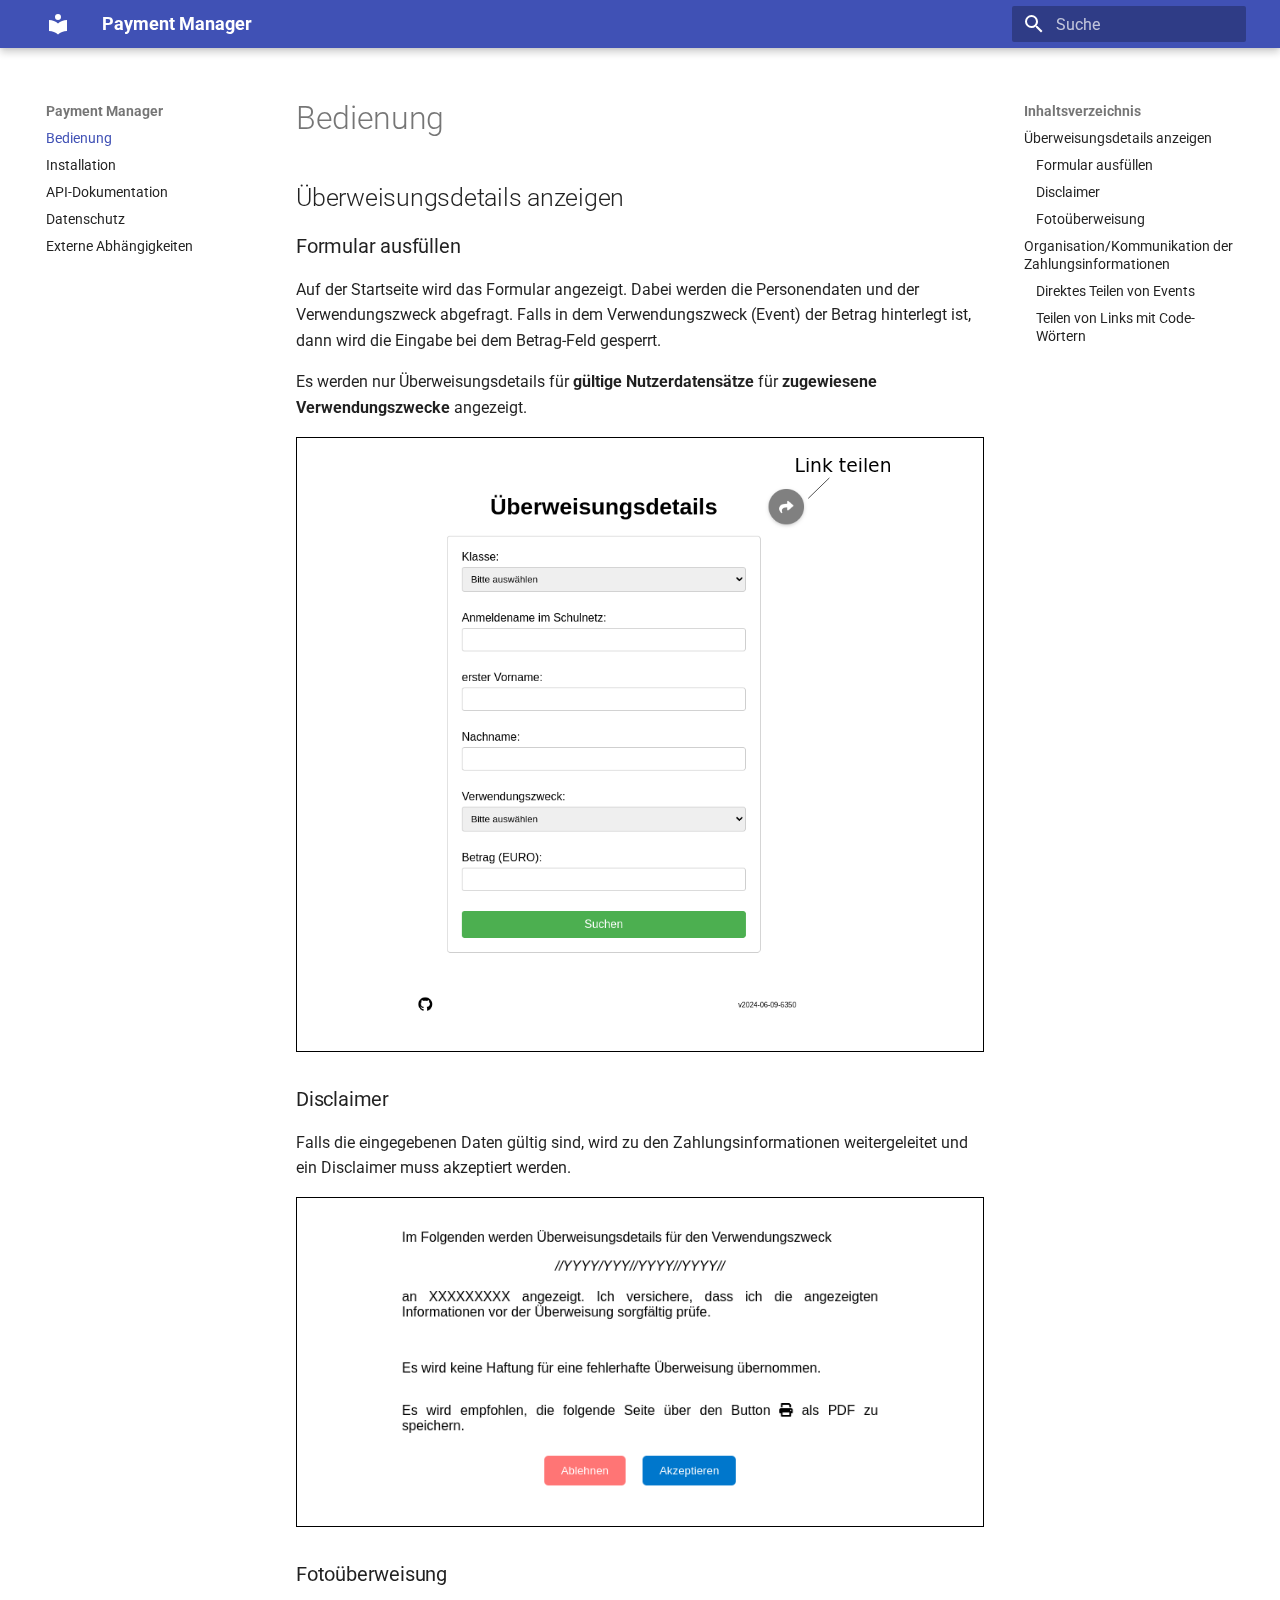
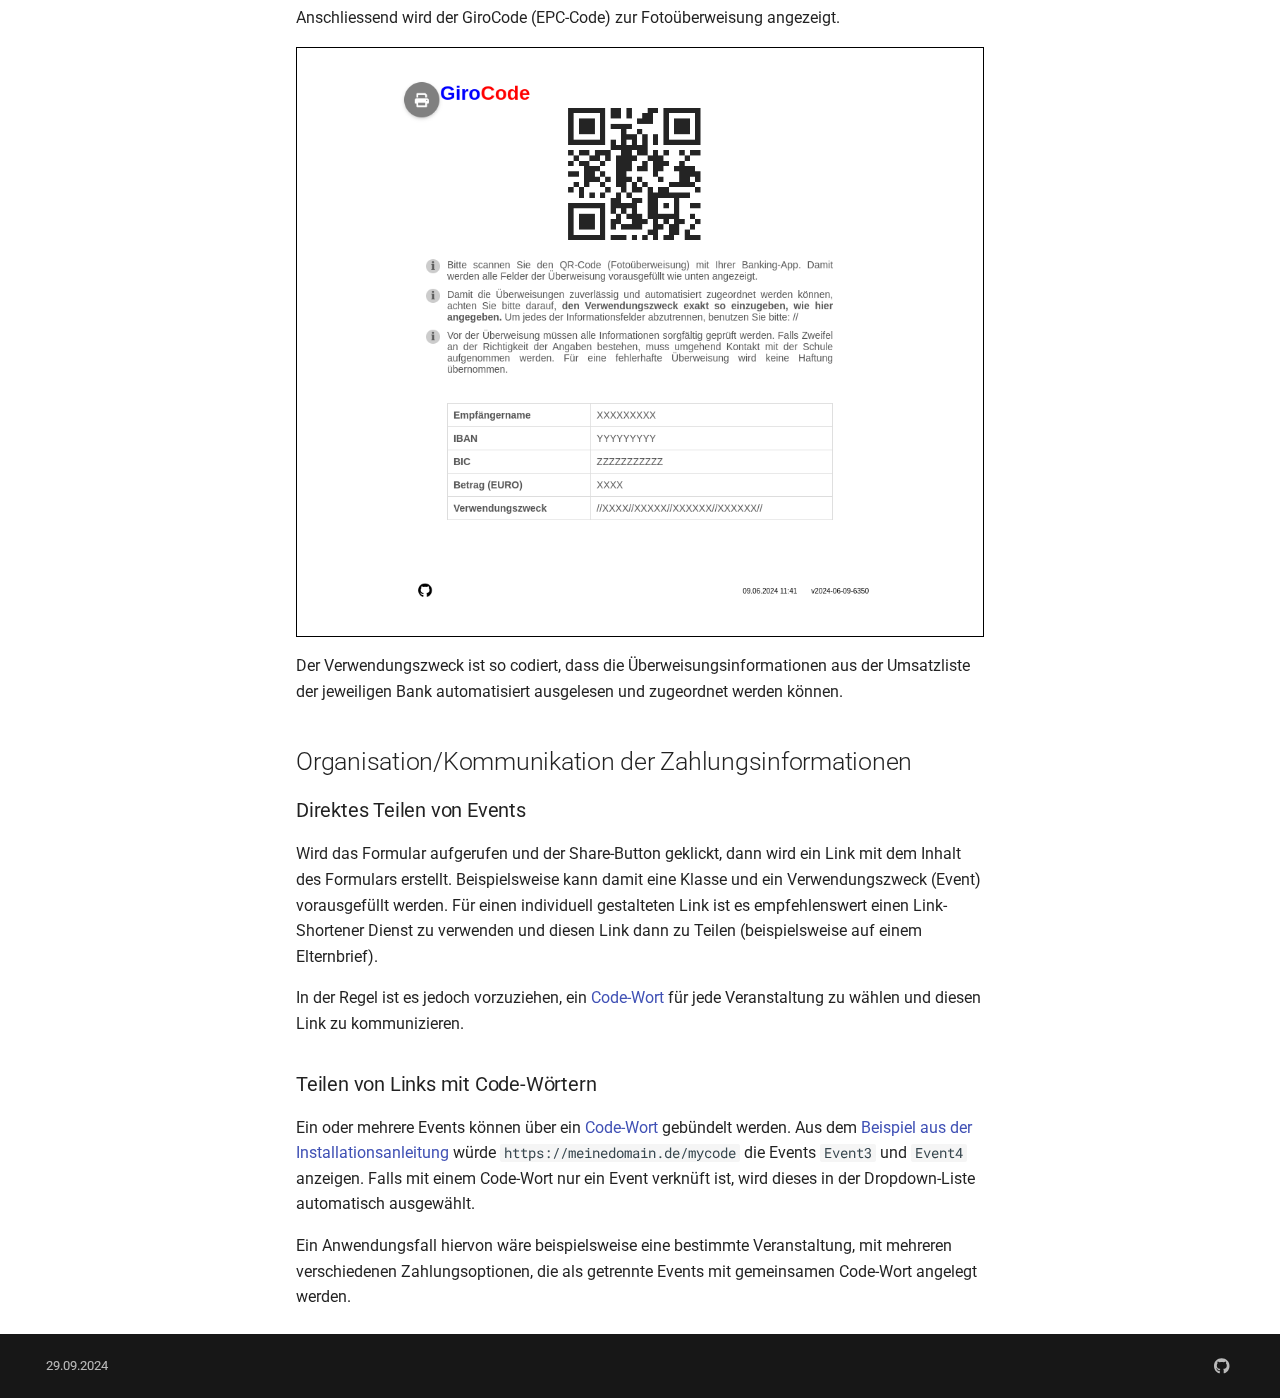
<file: index.html>
<!doctype html>
<html lang="de" class="no-js">
  <head>
    
      <meta charset="utf-8">
      <meta name="viewport" content="width=device-width,initial-scale=1">
      
      
      
        <link rel="canonical" href="https://tna76874.github.io/payment_manager/">
      
      
      
        <link rel="next" href="deploy/">
      
      
      <link rel="icon" href="assets/images/favicon.png">
      <meta name="generator" content="mkdocs-1.6.1, mkdocs-material-9.5.39">
    
    
      
        <title>Payment Manager</title>
      
    
    
      <link rel="stylesheet" href="assets/stylesheets/main.8c3ca2c6.min.css">
      
      


    
    
      
    
    
      
        
        
        <link rel="preconnect" href="https://fonts.gstatic.com" crossorigin>
        <link rel="stylesheet" href="https://fonts.googleapis.com/css?family=Roboto:300,300i,400,400i,700,700i%7CRoboto+Mono:400,400i,700,700i&display=fallback">
        <style>:root{--md-text-font:"Roboto";--md-code-font:"Roboto Mono"}</style>
      
    
    
    <script>__md_scope=new URL(".",location),__md_hash=e=>[...e].reduce(((e,_)=>(e<<5)-e+_.charCodeAt(0)),0),__md_get=(e,_=localStorage,t=__md_scope)=>JSON.parse(_.getItem(t.pathname+"."+e)),__md_set=(e,_,t=localStorage,a=__md_scope)=>{try{t.setItem(a.pathname+"."+e,JSON.stringify(_))}catch(e){}}</script>
    
      

    
    
    
   <link href="assets/stylesheets/glightbox.min.css" rel="stylesheet"/><style>
    html.glightbox-open { overflow: initial; height: 100%; }
    .gslide-title { margin-top: 0px; user-select: text; }
    .gslide-desc { color: #666; user-select: text; }
    .gslide-image img { background: white; }
    .gscrollbar-fixer { padding-right: 15px; }
    .gdesc-inner { font-size: 0.75rem; }
    body[data-md-color-scheme="slate"] .gdesc-inner { background: var(--md-default-bg-color);}
    body[data-md-color-scheme="slate"] .gslide-title { color: var(--md-default-fg-color);}
    body[data-md-color-scheme="slate"] .gslide-desc { color: var(--md-default-fg-color);}</style> <script src="assets/javascripts/glightbox.min.js"></script></head>
  
  
    <body dir="ltr">
  
    
    <input class="md-toggle" data-md-toggle="drawer" type="checkbox" id="__drawer" autocomplete="off">
    <input class="md-toggle" data-md-toggle="search" type="checkbox" id="__search" autocomplete="off">
    <label class="md-overlay" for="__drawer"></label>
    <div data-md-component="skip">
      
        
        <a href="#uberweisungsdetails-anzeigen" class="md-skip">
          Zum Inhalt
        </a>
      
    </div>
    <div data-md-component="announce">
      
    </div>
    
    
      

  

<header class="md-header md-header--shadow" data-md-component="header">
  <nav class="md-header__inner md-grid" aria-label="Kopfzeile">
    <a href="." title="Payment Manager" class="md-header__button md-logo" aria-label="Payment Manager" data-md-component="logo">
      
  
  <svg xmlns="http://www.w3.org/2000/svg" viewBox="0 0 24 24"><path d="M12 8a3 3 0 0 0 3-3 3 3 0 0 0-3-3 3 3 0 0 0-3 3 3 3 0 0 0 3 3m0 3.54C9.64 9.35 6.5 8 3 8v11c3.5 0 6.64 1.35 9 3.54 2.36-2.19 5.5-3.54 9-3.54V8c-3.5 0-6.64 1.35-9 3.54"/></svg>

    </a>
    <label class="md-header__button md-icon" for="__drawer">
      
      <svg xmlns="http://www.w3.org/2000/svg" viewBox="0 0 24 24"><path d="M3 6h18v2H3zm0 5h18v2H3zm0 5h18v2H3z"/></svg>
    </label>
    <div class="md-header__title" data-md-component="header-title">
      <div class="md-header__ellipsis">
        <div class="md-header__topic">
          <span class="md-ellipsis">
            Payment Manager
          </span>
        </div>
        <div class="md-header__topic" data-md-component="header-topic">
          <span class="md-ellipsis">
            
              Bedienung
            
          </span>
        </div>
      </div>
    </div>
    
    
      <script>var palette=__md_get("__palette");if(palette&&palette.color){if("(prefers-color-scheme)"===palette.color.media){var media=matchMedia("(prefers-color-scheme: light)"),input=document.querySelector(media.matches?"[data-md-color-media='(prefers-color-scheme: light)']":"[data-md-color-media='(prefers-color-scheme: dark)']");palette.color.media=input.getAttribute("data-md-color-media"),palette.color.scheme=input.getAttribute("data-md-color-scheme"),palette.color.primary=input.getAttribute("data-md-color-primary"),palette.color.accent=input.getAttribute("data-md-color-accent")}for(var[key,value]of Object.entries(palette.color))document.body.setAttribute("data-md-color-"+key,value)}</script>
    
    
    
      <label class="md-header__button md-icon" for="__search">
        
        <svg xmlns="http://www.w3.org/2000/svg" viewBox="0 0 24 24"><path d="M9.5 3A6.5 6.5 0 0 1 16 9.5c0 1.61-.59 3.09-1.56 4.23l.27.27h.79l5 5-1.5 1.5-5-5v-.79l-.27-.27A6.52 6.52 0 0 1 9.5 16 6.5 6.5 0 0 1 3 9.5 6.5 6.5 0 0 1 9.5 3m0 2C7 5 5 7 5 9.5S7 14 9.5 14 14 12 14 9.5 12 5 9.5 5"/></svg>
      </label>
      <div class="md-search" data-md-component="search" role="dialog">
  <label class="md-search__overlay" for="__search"></label>
  <div class="md-search__inner" role="search">
    <form class="md-search__form" name="search">
      <input type="text" class="md-search__input" name="query" aria-label="Suche" placeholder="Suche" autocapitalize="off" autocorrect="off" autocomplete="off" spellcheck="false" data-md-component="search-query" required>
      <label class="md-search__icon md-icon" for="__search">
        
        <svg xmlns="http://www.w3.org/2000/svg" viewBox="0 0 24 24"><path d="M9.5 3A6.5 6.5 0 0 1 16 9.5c0 1.61-.59 3.09-1.56 4.23l.27.27h.79l5 5-1.5 1.5-5-5v-.79l-.27-.27A6.52 6.52 0 0 1 9.5 16 6.5 6.5 0 0 1 3 9.5 6.5 6.5 0 0 1 9.5 3m0 2C7 5 5 7 5 9.5S7 14 9.5 14 14 12 14 9.5 12 5 9.5 5"/></svg>
        
        <svg xmlns="http://www.w3.org/2000/svg" viewBox="0 0 24 24"><path d="M20 11v2H8l5.5 5.5-1.42 1.42L4.16 12l7.92-7.92L13.5 5.5 8 11z"/></svg>
      </label>
      <nav class="md-search__options" aria-label="Suche">
        
        <button type="reset" class="md-search__icon md-icon" title="Zurücksetzen" aria-label="Zurücksetzen" tabindex="-1">
          
          <svg xmlns="http://www.w3.org/2000/svg" viewBox="0 0 24 24"><path d="M19 6.41 17.59 5 12 10.59 6.41 5 5 6.41 10.59 12 5 17.59 6.41 19 12 13.41 17.59 19 19 17.59 13.41 12z"/></svg>
        </button>
      </nav>
      
    </form>
    <div class="md-search__output">
      <div class="md-search__scrollwrap" tabindex="0" data-md-scrollfix>
        <div class="md-search-result" data-md-component="search-result">
          <div class="md-search-result__meta">
            Suche wird initialisiert
          </div>
          <ol class="md-search-result__list" role="presentation"></ol>
        </div>
      </div>
    </div>
  </div>
</div>
    
    
  </nav>
  
</header>
    
    <div class="md-container" data-md-component="container">
      
      
        
          
        
      
      <main class="md-main" data-md-component="main">
        <div class="md-main__inner md-grid">
          
            
              
              <div class="md-sidebar md-sidebar--primary" data-md-component="sidebar" data-md-type="navigation" >
                <div class="md-sidebar__scrollwrap">
                  <div class="md-sidebar__inner">
                    



<nav class="md-nav md-nav--primary" aria-label="Navigation" data-md-level="0">
  <label class="md-nav__title" for="__drawer">
    <a href="." title="Payment Manager" class="md-nav__button md-logo" aria-label="Payment Manager" data-md-component="logo">
      
  
  <svg xmlns="http://www.w3.org/2000/svg" viewBox="0 0 24 24"><path d="M12 8a3 3 0 0 0 3-3 3 3 0 0 0-3-3 3 3 0 0 0-3 3 3 3 0 0 0 3 3m0 3.54C9.64 9.35 6.5 8 3 8v11c3.5 0 6.64 1.35 9 3.54 2.36-2.19 5.5-3.54 9-3.54V8c-3.5 0-6.64 1.35-9 3.54"/></svg>

    </a>
    Payment Manager
  </label>
  
  <ul class="md-nav__list" data-md-scrollfix>
    
      
      
  
  
    
  
  
  
    <li class="md-nav__item md-nav__item--active">
      
      <input class="md-nav__toggle md-toggle" type="checkbox" id="__toc">
      
      
      
        <label class="md-nav__link md-nav__link--active" for="__toc">
          
  
  <span class="md-ellipsis">
    Bedienung
  </span>
  

          <span class="md-nav__icon md-icon"></span>
        </label>
      
      <a href="." class="md-nav__link md-nav__link--active">
        
  
  <span class="md-ellipsis">
    Bedienung
  </span>
  

      </a>
      
        

<nav class="md-nav md-nav--secondary" aria-label="Inhaltsverzeichnis">
  
  
  
  
    <label class="md-nav__title" for="__toc">
      <span class="md-nav__icon md-icon"></span>
      Inhaltsverzeichnis
    </label>
    <ul class="md-nav__list" data-md-component="toc" data-md-scrollfix>
      
        <li class="md-nav__item">
  <a href="#uberweisungsdetails-anzeigen" class="md-nav__link">
    <span class="md-ellipsis">
      Überweisungsdetails anzeigen
    </span>
  </a>
  
    <nav class="md-nav" aria-label="Überweisungsdetails anzeigen">
      <ul class="md-nav__list">
        
          <li class="md-nav__item">
  <a href="#formular-ausfullen" class="md-nav__link">
    <span class="md-ellipsis">
      Formular ausfüllen
    </span>
  </a>
  
</li>
        
          <li class="md-nav__item">
  <a href="#disclaimer" class="md-nav__link">
    <span class="md-ellipsis">
      Disclaimer
    </span>
  </a>
  
</li>
        
          <li class="md-nav__item">
  <a href="#fotouberweisung" class="md-nav__link">
    <span class="md-ellipsis">
      Fotoüberweisung
    </span>
  </a>
  
</li>
        
      </ul>
    </nav>
  
</li>
      
        <li class="md-nav__item">
  <a href="#organisationkommunikation-der-zahlungsinformationen" class="md-nav__link">
    <span class="md-ellipsis">
      Organisation/Kommunikation der Zahlungsinformationen
    </span>
  </a>
  
    <nav class="md-nav" aria-label="Organisation/Kommunikation der Zahlungsinformationen">
      <ul class="md-nav__list">
        
          <li class="md-nav__item">
  <a href="#direktes-teilen-von-events" class="md-nav__link">
    <span class="md-ellipsis">
      Direktes Teilen von Events
    </span>
  </a>
  
</li>
        
          <li class="md-nav__item">
  <a href="#teilen-von-links-mit-code-wortern" class="md-nav__link">
    <span class="md-ellipsis">
      Teilen von Links mit Code-Wörtern
    </span>
  </a>
  
</li>
        
      </ul>
    </nav>
  
</li>
      
    </ul>
  
</nav>
      
    </li>
  

    
      
      
  
  
  
  
    <li class="md-nav__item">
      <a href="deploy/" class="md-nav__link">
        
  
  <span class="md-ellipsis">
    Installation
  </span>
  

      </a>
    </li>
  

    
      
      
  
  
  
  
    <li class="md-nav__item">
      <a href="api/" class="md-nav__link">
        
  
  <span class="md-ellipsis">
    API-Dokumentation
  </span>
  

      </a>
    </li>
  

    
      
      
  
  
  
  
    <li class="md-nav__item">
      <a href="datenschutz/" class="md-nav__link">
        
  
  <span class="md-ellipsis">
    Datenschutz
  </span>
  

      </a>
    </li>
  

    
      
      
  
  
  
  
    <li class="md-nav__item">
      <a href="reqs/" class="md-nav__link">
        
  
  <span class="md-ellipsis">
    Externe Abhängigkeiten
  </span>
  

      </a>
    </li>
  

    
  </ul>
</nav>
                  </div>
                </div>
              </div>
            
            
              
              <div class="md-sidebar md-sidebar--secondary" data-md-component="sidebar" data-md-type="toc" >
                <div class="md-sidebar__scrollwrap">
                  <div class="md-sidebar__inner">
                    

<nav class="md-nav md-nav--secondary" aria-label="Inhaltsverzeichnis">
  
  
  
  
    <label class="md-nav__title" for="__toc">
      <span class="md-nav__icon md-icon"></span>
      Inhaltsverzeichnis
    </label>
    <ul class="md-nav__list" data-md-component="toc" data-md-scrollfix>
      
        <li class="md-nav__item">
  <a href="#uberweisungsdetails-anzeigen" class="md-nav__link">
    <span class="md-ellipsis">
      Überweisungsdetails anzeigen
    </span>
  </a>
  
    <nav class="md-nav" aria-label="Überweisungsdetails anzeigen">
      <ul class="md-nav__list">
        
          <li class="md-nav__item">
  <a href="#formular-ausfullen" class="md-nav__link">
    <span class="md-ellipsis">
      Formular ausfüllen
    </span>
  </a>
  
</li>
        
          <li class="md-nav__item">
  <a href="#disclaimer" class="md-nav__link">
    <span class="md-ellipsis">
      Disclaimer
    </span>
  </a>
  
</li>
        
          <li class="md-nav__item">
  <a href="#fotouberweisung" class="md-nav__link">
    <span class="md-ellipsis">
      Fotoüberweisung
    </span>
  </a>
  
</li>
        
      </ul>
    </nav>
  
</li>
      
        <li class="md-nav__item">
  <a href="#organisationkommunikation-der-zahlungsinformationen" class="md-nav__link">
    <span class="md-ellipsis">
      Organisation/Kommunikation der Zahlungsinformationen
    </span>
  </a>
  
    <nav class="md-nav" aria-label="Organisation/Kommunikation der Zahlungsinformationen">
      <ul class="md-nav__list">
        
          <li class="md-nav__item">
  <a href="#direktes-teilen-von-events" class="md-nav__link">
    <span class="md-ellipsis">
      Direktes Teilen von Events
    </span>
  </a>
  
</li>
        
          <li class="md-nav__item">
  <a href="#teilen-von-links-mit-code-wortern" class="md-nav__link">
    <span class="md-ellipsis">
      Teilen von Links mit Code-Wörtern
    </span>
  </a>
  
</li>
        
      </ul>
    </nav>
  
</li>
      
    </ul>
  
</nav>
                  </div>
                </div>
              </div>
            
          
          
            <div class="md-content" data-md-component="content">
              <article class="md-content__inner md-typeset">
                
                  


  <h1>Bedienung</h1>

<h2 id="uberweisungsdetails-anzeigen">Überweisungsdetails anzeigen</h2>
<h3 id="formular-ausfullen">Formular ausfüllen</h3>
<p>Auf der Startseite wird das Formular angezeigt. Dabei werden die Personendaten und der Verwendungszweck abgefragt. Falls in dem Verwendungszweck (Event) der Betrag hinterlegt ist, dann wird die Eingabe bei dem Betrag-Feld gesperrt.</p>
<p>Es werden nur Überweisungsdetails für <strong>gültige Nutzerdatensätze</strong> für <strong>zugewiesene Verwendungszwecke</strong> angezeigt.</p>
<p style="display: flex; justify-content: center; align-items: center; border: 1px solid black; padding: 20px;">
  <a class="glightbox" href="files/formular.svg" data-type="image" data-width="auto" data-height="auto" data-desc-position="bottom"><img src="files/formular.svg" alt="Formular" style="width: 80vw; max-width: 500px;"/></a>
</p>

<h3 id="disclaimer">Disclaimer</h3>
<p>Falls die eingegebenen Daten gültig sind, wird zu den Zahlungsinformationen weitergeleitet und ein Disclaimer muss akzeptiert werden.</p>
<p style="display: flex; justify-content: center; align-items: center; border: 1px solid black; padding: 20px;">
  <a class="glightbox" href="files/disclaimer.png" data-type="image" data-width="auto" data-height="auto" data-desc-position="bottom"><img src="files/disclaimer.png" alt="Disclaimer" style="width: 80vw; max-width: 500px;"/></a>
</p>

<h3 id="fotouberweisung">Fotoüberweisung</h3>
<p>Anschliessend wird der GiroCode (EPC-Code) zur Fotoüberweisung angezeigt.</p>
<p style="display: flex; justify-content: center; align-items: center; border: 1px solid black; padding: 20px;">
  <a class="glightbox" href="files/qr.svg" data-type="image" data-width="auto" data-height="auto" data-desc-position="bottom"><img src="files/qr.svg" alt="QR" style="width: 80vw; max-width: 500px;"/></a>
</p>

<p>Der Verwendungszweck ist so codiert, dass die Überweisungsinformationen aus der Umsatzliste der jeweiligen Bank automatisiert ausgelesen und zugeordnet werden können.</p>
<h2 id="organisationkommunikation-der-zahlungsinformationen">Organisation/Kommunikation der Zahlungsinformationen</h2>
<h3 id="direktes-teilen-von-events">Direktes Teilen von Events</h3>
<p>Wird das Formular aufgerufen und der Share-Button geklickt, dann wird ein Link mit dem Inhalt des Formulars erstellt. Beispielsweise kann damit eine Klasse und ein Verwendungszweck (Event) vorausgefüllt werden. Für einen individuell gestalteten Link ist es empfehlenswert einen Link-Shortener Dienst zu verwenden und diesen Link dann zu Teilen (beispielsweise auf einem Elternbrief).</p>
<p>In der Regel ist es jedoch vorzuziehen, ein <a href="#code-wort">Code-Wort</a> für jede Veranstaltung zu wählen und diesen Link zu kommunizieren.</p>
<h3 id="teilen-von-links-mit-code-wortern">Teilen von Links mit Code-Wörtern <a id="code-wort"></a></h3>
<p>Ein oder mehrere Events können über ein <a href="deploy/#event-config">Code-Wort</a> gebündelt werden. Aus dem <a href="deploy/#event-config">Beispiel aus der Installationsanleitung</a> würde <code>https://meinedomain.de/mycode</code> die Events <code>Event3</code> und <code>Event4</code> anzeigen. Falls mit einem Code-Wort nur ein Event verknüft ist, wird dieses in der Dropdown-Liste automatisch ausgewählt.</p>
<p>Ein Anwendungsfall hiervon wäre beispielsweise eine bestimmte Veranstaltung, mit mehreren verschiedenen Zahlungsoptionen, die als getrennte Events mit gemeinsamen Code-Wort angelegt werden.</p>












                
              </article>
            </div>
          
          
<script>var target=document.getElementById(location.hash.slice(1));target&&target.name&&(target.checked=target.name.startsWith("__tabbed_"))</script>
        </div>
        
      </main>
      
        <footer class="md-footer">
  
  <div class="md-footer-meta md-typeset">
    <div class="md-footer-meta__inner md-grid">
      <div class="md-copyright">
  
    <div class="md-copyright__highlight">
      29.09.2024
    </div>
  
  
</div>
      
        <div class="md-social">
  
    
    
    
    
    <a href="https://github.com/tna76874/payment_manager" target="_blank" rel="noopener" title="tna76874" class="md-social__link">
      <svg xmlns="http://www.w3.org/2000/svg" viewBox="0 0 496 512"><!--! Font Awesome Free 6.6.0 by @fontawesome - https://fontawesome.com License - https://fontawesome.com/license/free (Icons: CC BY 4.0, Fonts: SIL OFL 1.1, Code: MIT License) Copyright 2024 Fonticons, Inc.--><path d="M165.9 397.4c0 2-2.3 3.6-5.2 3.6-3.3.3-5.6-1.3-5.6-3.6 0-2 2.3-3.6 5.2-3.6 3-.3 5.6 1.3 5.6 3.6m-31.1-4.5c-.7 2 1.3 4.3 4.3 4.9 2.6 1 5.6 0 6.2-2s-1.3-4.3-4.3-5.2c-2.6-.7-5.5.3-6.2 2.3m44.2-1.7c-2.9.7-4.9 2.6-4.6 4.9.3 2 2.9 3.3 5.9 2.6 2.9-.7 4.9-2.6 4.6-4.6-.3-1.9-3-3.2-5.9-2.9M244.8 8C106.1 8 0 113.3 0 252c0 110.9 69.8 205.8 169.5 239.2 12.8 2.3 17.3-5.6 17.3-12.1 0-6.2-.3-40.4-.3-61.4 0 0-70 15-84.7-29.8 0 0-11.4-29.1-27.8-36.6 0 0-22.9-15.7 1.6-15.4 0 0 24.9 2 38.6 25.8 21.9 38.6 58.6 27.5 72.9 20.9 2.3-16 8.8-27.1 16-33.7-55.9-6.2-112.3-14.3-112.3-110.5 0-27.5 7.6-41.3 23.6-58.9-2.6-6.5-11.1-33.3 2.6-67.9 20.9-6.5 69 27 69 27 20-5.6 41.5-8.5 62.8-8.5s42.8 2.9 62.8 8.5c0 0 48.1-33.6 69-27 13.7 34.7 5.2 61.4 2.6 67.9 16 17.7 25.8 31.5 25.8 58.9 0 96.5-58.9 104.2-114.8 110.5 9.2 7.9 17 22.9 17 46.4 0 33.7-.3 75.4-.3 83.6 0 6.5 4.6 14.4 17.3 12.1C428.2 457.8 496 362.9 496 252 496 113.3 383.5 8 244.8 8M97.2 352.9c-1.3 1-1 3.3.7 5.2 1.6 1.6 3.9 2.3 5.2 1 1.3-1 1-3.3-.7-5.2-1.6-1.6-3.9-2.3-5.2-1m-10.8-8.1c-.7 1.3.3 2.9 2.3 3.9 1.6 1 3.6.7 4.3-.7.7-1.3-.3-2.9-2.3-3.9-2-.6-3.6-.3-4.3.7m32.4 35.6c-1.6 1.3-1 4.3 1.3 6.2 2.3 2.3 5.2 2.6 6.5 1 1.3-1.3.7-4.3-1.3-6.2-2.2-2.3-5.2-2.6-6.5-1m-11.4-14.7c-1.6 1-1.6 3.6 0 5.9s4.3 3.3 5.6 2.3c1.6-1.3 1.6-3.9 0-6.2-1.4-2.3-4-3.3-5.6-2"/></svg>
    </a>
  
</div>
      
    </div>
  </div>
</footer>
      
    </div>
    <div class="md-dialog" data-md-component="dialog">
      <div class="md-dialog__inner md-typeset"></div>
    </div>
    
    
    <script id="__config" type="application/json">{"base": ".", "features": [], "search": "assets/javascripts/workers/search.6ce7567c.min.js", "translations": {"clipboard.copied": "In Zwischenablage kopiert", "clipboard.copy": "In Zwischenablage kopieren", "search.result.more.one": "1 weiteres Suchergebnis auf dieser Seite", "search.result.more.other": "# weitere Suchergebnisse auf dieser Seite", "search.result.none": "Keine Suchergebnisse", "search.result.one": "1 Suchergebnis", "search.result.other": "# Suchergebnisse", "search.result.placeholder": "Suchbegriff eingeben", "search.result.term.missing": "Es fehlt", "select.version": "Version ausw\u00e4hlen"}}</script>
    
    
      <script src="assets/javascripts/bundle.525ec568.min.js"></script>
      
    
  <script id="init-glightbox">const lightbox = GLightbox({"touchNavigation": true, "loop": false, "zoomable": true, "draggable": true, "openEffect": "zoom", "closeEffect": "zoom", "slideEffect": "slide"});
document$.subscribe(() => { lightbox.reload() });
</script></body>
</html>
</file>
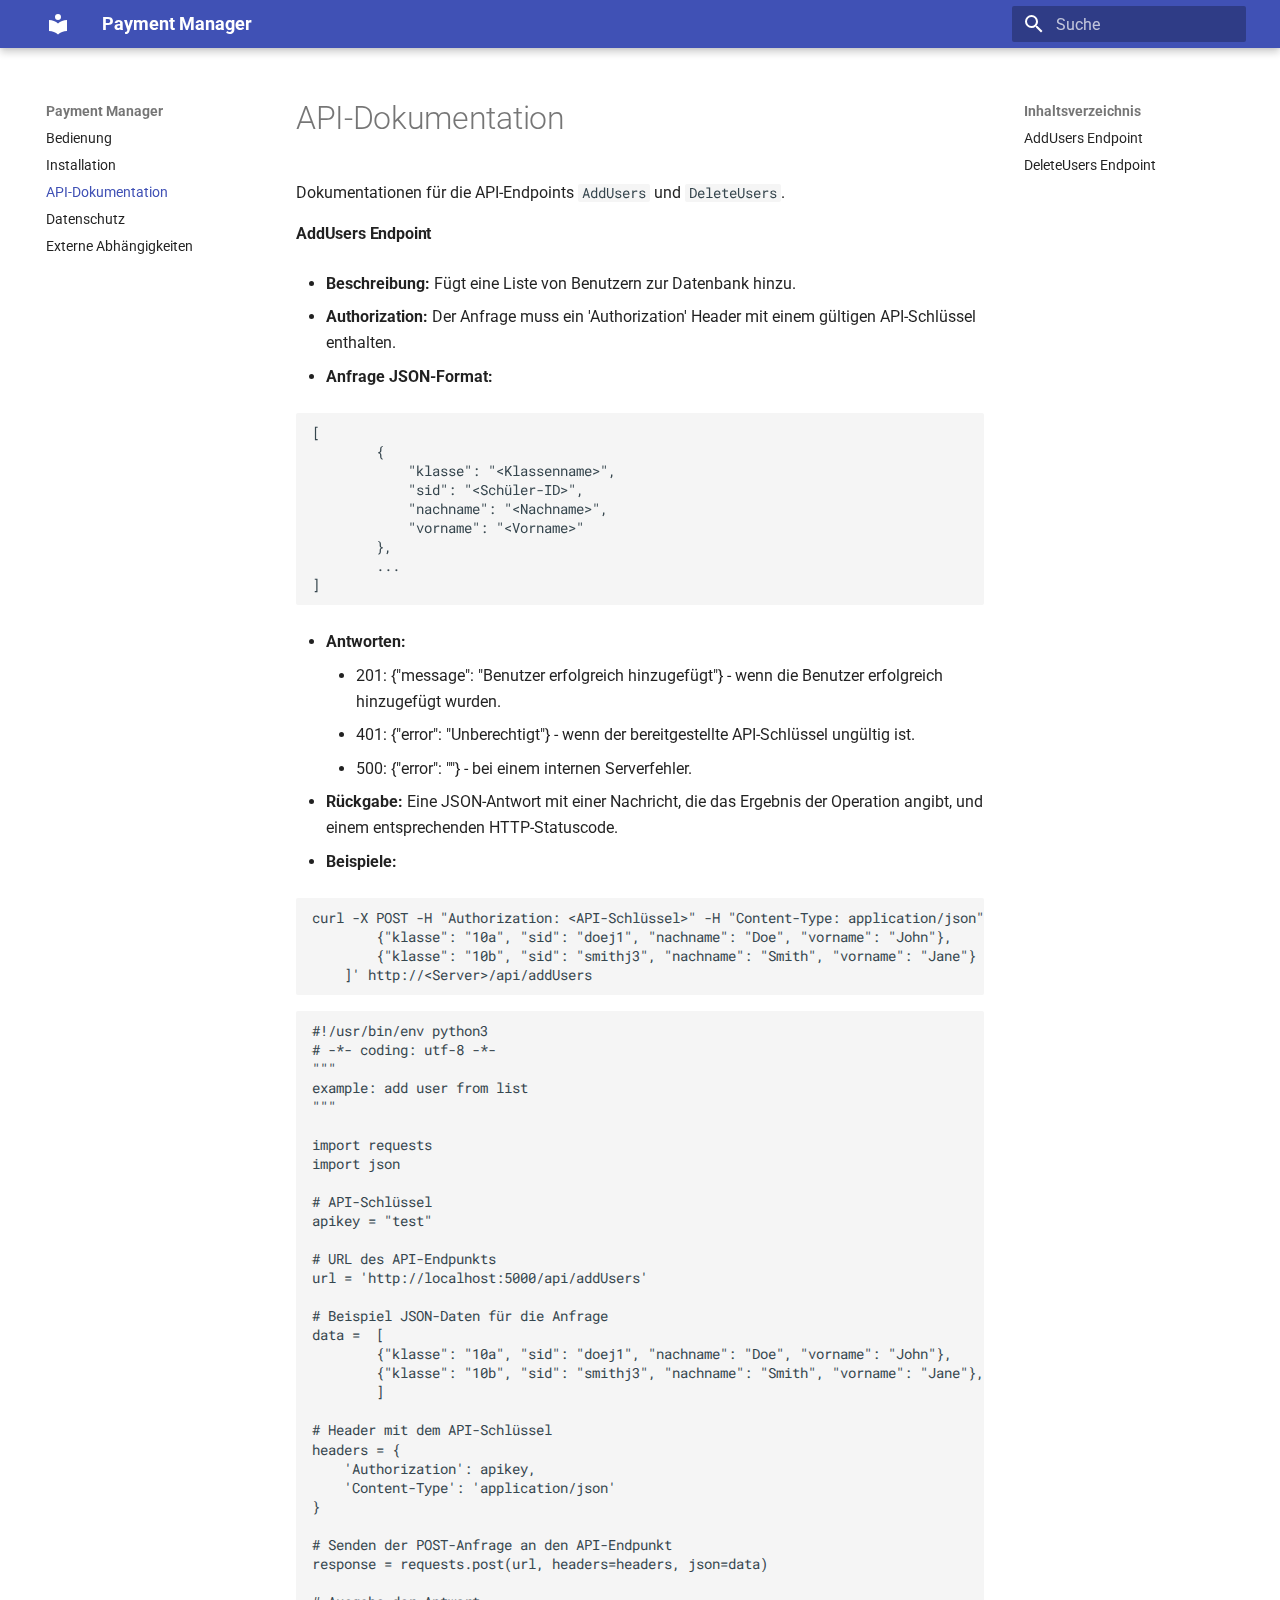
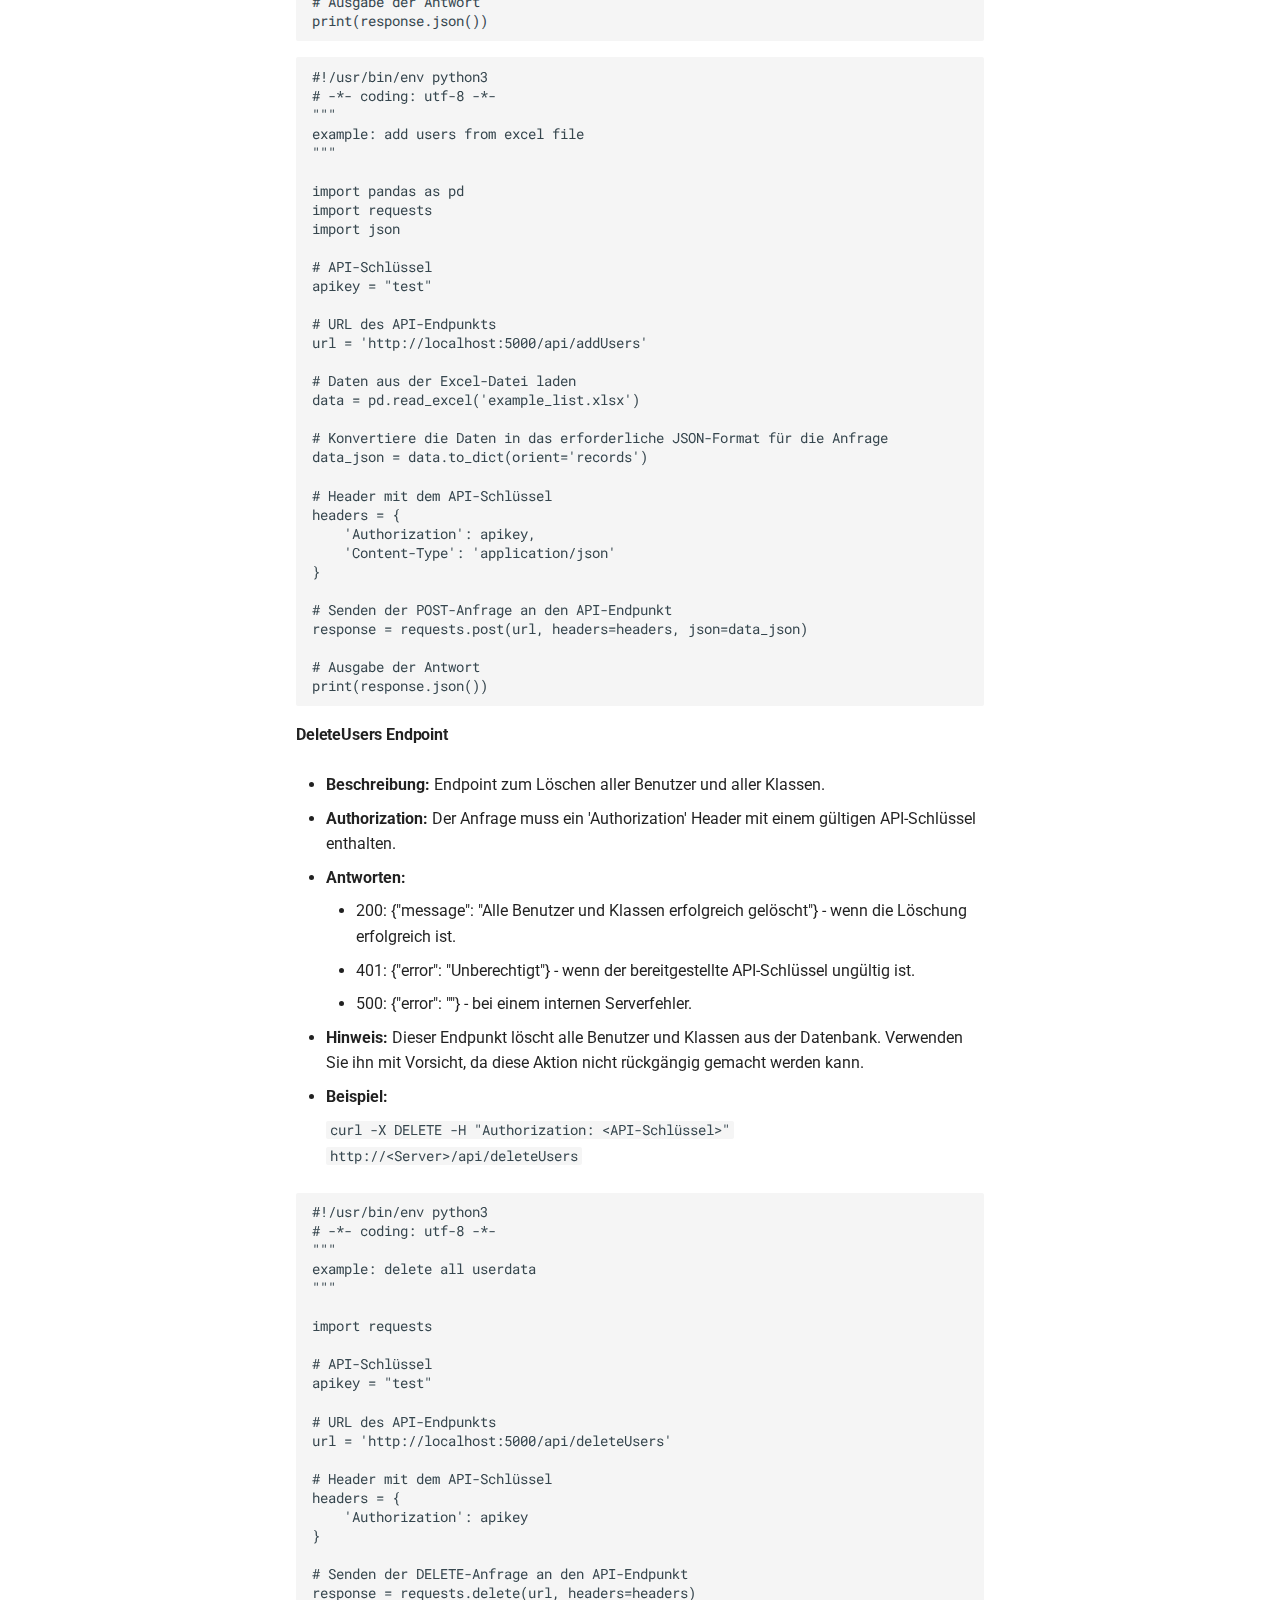
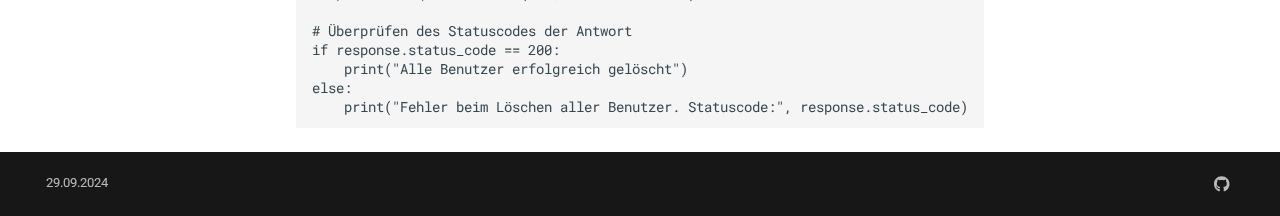
<file: api/index.html>
<!doctype html>
<html lang="de" class="no-js">
  <head>
    
      <meta charset="utf-8">
      <meta name="viewport" content="width=device-width,initial-scale=1">
      
      
      
        <link rel="canonical" href="https://tna76874.github.io/payment_manager/api/">
      
      
        <link rel="prev" href="../deploy/">
      
      
        <link rel="next" href="../datenschutz/">
      
      
      <link rel="icon" href="../assets/images/favicon.png">
      <meta name="generator" content="mkdocs-1.6.1, mkdocs-material-9.5.39">
    
    
      
        <title>API-Dokumentation - Payment Manager</title>
      
    
    
      <link rel="stylesheet" href="../assets/stylesheets/main.8c3ca2c6.min.css">
      
      


    
    
      
    
    
      
        
        
        <link rel="preconnect" href="https://fonts.gstatic.com" crossorigin>
        <link rel="stylesheet" href="https://fonts.googleapis.com/css?family=Roboto:300,300i,400,400i,700,700i%7CRoboto+Mono:400,400i,700,700i&display=fallback">
        <style>:root{--md-text-font:"Roboto";--md-code-font:"Roboto Mono"}</style>
      
    
    
    <script>__md_scope=new URL("..",location),__md_hash=e=>[...e].reduce(((e,_)=>(e<<5)-e+_.charCodeAt(0)),0),__md_get=(e,_=localStorage,t=__md_scope)=>JSON.parse(_.getItem(t.pathname+"."+e)),__md_set=(e,_,t=localStorage,a=__md_scope)=>{try{t.setItem(a.pathname+"."+e,JSON.stringify(_))}catch(e){}}</script>
    
      

    
    
    
   <link href="../assets/stylesheets/glightbox.min.css" rel="stylesheet"/><style>
    html.glightbox-open { overflow: initial; height: 100%; }
    .gslide-title { margin-top: 0px; user-select: text; }
    .gslide-desc { color: #666; user-select: text; }
    .gslide-image img { background: white; }
    .gscrollbar-fixer { padding-right: 15px; }
    .gdesc-inner { font-size: 0.75rem; }
    body[data-md-color-scheme="slate"] .gdesc-inner { background: var(--md-default-bg-color);}
    body[data-md-color-scheme="slate"] .gslide-title { color: var(--md-default-fg-color);}
    body[data-md-color-scheme="slate"] .gslide-desc { color: var(--md-default-fg-color);}</style> <script src="../assets/javascripts/glightbox.min.js"></script></head>
  
  
    <body dir="ltr">
  
    
    <input class="md-toggle" data-md-toggle="drawer" type="checkbox" id="__drawer" autocomplete="off">
    <input class="md-toggle" data-md-toggle="search" type="checkbox" id="__search" autocomplete="off">
    <label class="md-overlay" for="__drawer"></label>
    <div data-md-component="skip">
      
        
        <a href="#api-dokumentation" class="md-skip">
          Zum Inhalt
        </a>
      
    </div>
    <div data-md-component="announce">
      
    </div>
    
    
      

  

<header class="md-header md-header--shadow" data-md-component="header">
  <nav class="md-header__inner md-grid" aria-label="Kopfzeile">
    <a href=".." title="Payment Manager" class="md-header__button md-logo" aria-label="Payment Manager" data-md-component="logo">
      
  
  <svg xmlns="http://www.w3.org/2000/svg" viewBox="0 0 24 24"><path d="M12 8a3 3 0 0 0 3-3 3 3 0 0 0-3-3 3 3 0 0 0-3 3 3 3 0 0 0 3 3m0 3.54C9.64 9.35 6.5 8 3 8v11c3.5 0 6.64 1.35 9 3.54 2.36-2.19 5.5-3.54 9-3.54V8c-3.5 0-6.64 1.35-9 3.54"/></svg>

    </a>
    <label class="md-header__button md-icon" for="__drawer">
      
      <svg xmlns="http://www.w3.org/2000/svg" viewBox="0 0 24 24"><path d="M3 6h18v2H3zm0 5h18v2H3zm0 5h18v2H3z"/></svg>
    </label>
    <div class="md-header__title" data-md-component="header-title">
      <div class="md-header__ellipsis">
        <div class="md-header__topic">
          <span class="md-ellipsis">
            Payment Manager
          </span>
        </div>
        <div class="md-header__topic" data-md-component="header-topic">
          <span class="md-ellipsis">
            
              API-Dokumentation
            
          </span>
        </div>
      </div>
    </div>
    
    
      <script>var palette=__md_get("__palette");if(palette&&palette.color){if("(prefers-color-scheme)"===palette.color.media){var media=matchMedia("(prefers-color-scheme: light)"),input=document.querySelector(media.matches?"[data-md-color-media='(prefers-color-scheme: light)']":"[data-md-color-media='(prefers-color-scheme: dark)']");palette.color.media=input.getAttribute("data-md-color-media"),palette.color.scheme=input.getAttribute("data-md-color-scheme"),palette.color.primary=input.getAttribute("data-md-color-primary"),palette.color.accent=input.getAttribute("data-md-color-accent")}for(var[key,value]of Object.entries(palette.color))document.body.setAttribute("data-md-color-"+key,value)}</script>
    
    
    
      <label class="md-header__button md-icon" for="__search">
        
        <svg xmlns="http://www.w3.org/2000/svg" viewBox="0 0 24 24"><path d="M9.5 3A6.5 6.5 0 0 1 16 9.5c0 1.61-.59 3.09-1.56 4.23l.27.27h.79l5 5-1.5 1.5-5-5v-.79l-.27-.27A6.52 6.52 0 0 1 9.5 16 6.5 6.5 0 0 1 3 9.5 6.5 6.5 0 0 1 9.5 3m0 2C7 5 5 7 5 9.5S7 14 9.5 14 14 12 14 9.5 12 5 9.5 5"/></svg>
      </label>
      <div class="md-search" data-md-component="search" role="dialog">
  <label class="md-search__overlay" for="__search"></label>
  <div class="md-search__inner" role="search">
    <form class="md-search__form" name="search">
      <input type="text" class="md-search__input" name="query" aria-label="Suche" placeholder="Suche" autocapitalize="off" autocorrect="off" autocomplete="off" spellcheck="false" data-md-component="search-query" required>
      <label class="md-search__icon md-icon" for="__search">
        
        <svg xmlns="http://www.w3.org/2000/svg" viewBox="0 0 24 24"><path d="M9.5 3A6.5 6.5 0 0 1 16 9.5c0 1.61-.59 3.09-1.56 4.23l.27.27h.79l5 5-1.5 1.5-5-5v-.79l-.27-.27A6.52 6.52 0 0 1 9.5 16 6.5 6.5 0 0 1 3 9.5 6.5 6.5 0 0 1 9.5 3m0 2C7 5 5 7 5 9.5S7 14 9.5 14 14 12 14 9.5 12 5 9.5 5"/></svg>
        
        <svg xmlns="http://www.w3.org/2000/svg" viewBox="0 0 24 24"><path d="M20 11v2H8l5.5 5.5-1.42 1.42L4.16 12l7.92-7.92L13.5 5.5 8 11z"/></svg>
      </label>
      <nav class="md-search__options" aria-label="Suche">
        
        <button type="reset" class="md-search__icon md-icon" title="Zurücksetzen" aria-label="Zurücksetzen" tabindex="-1">
          
          <svg xmlns="http://www.w3.org/2000/svg" viewBox="0 0 24 24"><path d="M19 6.41 17.59 5 12 10.59 6.41 5 5 6.41 10.59 12 5 17.59 6.41 19 12 13.41 17.59 19 19 17.59 13.41 12z"/></svg>
        </button>
      </nav>
      
    </form>
    <div class="md-search__output">
      <div class="md-search__scrollwrap" tabindex="0" data-md-scrollfix>
        <div class="md-search-result" data-md-component="search-result">
          <div class="md-search-result__meta">
            Suche wird initialisiert
          </div>
          <ol class="md-search-result__list" role="presentation"></ol>
        </div>
      </div>
    </div>
  </div>
</div>
    
    
  </nav>
  
</header>
    
    <div class="md-container" data-md-component="container">
      
      
        
          
        
      
      <main class="md-main" data-md-component="main">
        <div class="md-main__inner md-grid">
          
            
              
              <div class="md-sidebar md-sidebar--primary" data-md-component="sidebar" data-md-type="navigation" >
                <div class="md-sidebar__scrollwrap">
                  <div class="md-sidebar__inner">
                    



<nav class="md-nav md-nav--primary" aria-label="Navigation" data-md-level="0">
  <label class="md-nav__title" for="__drawer">
    <a href=".." title="Payment Manager" class="md-nav__button md-logo" aria-label="Payment Manager" data-md-component="logo">
      
  
  <svg xmlns="http://www.w3.org/2000/svg" viewBox="0 0 24 24"><path d="M12 8a3 3 0 0 0 3-3 3 3 0 0 0-3-3 3 3 0 0 0-3 3 3 3 0 0 0 3 3m0 3.54C9.64 9.35 6.5 8 3 8v11c3.5 0 6.64 1.35 9 3.54 2.36-2.19 5.5-3.54 9-3.54V8c-3.5 0-6.64 1.35-9 3.54"/></svg>

    </a>
    Payment Manager
  </label>
  
  <ul class="md-nav__list" data-md-scrollfix>
    
      
      
  
  
  
  
    <li class="md-nav__item">
      <a href=".." class="md-nav__link">
        
  
  <span class="md-ellipsis">
    Bedienung
  </span>
  

      </a>
    </li>
  

    
      
      
  
  
  
  
    <li class="md-nav__item">
      <a href="../deploy/" class="md-nav__link">
        
  
  <span class="md-ellipsis">
    Installation
  </span>
  

      </a>
    </li>
  

    
      
      
  
  
    
  
  
  
    <li class="md-nav__item md-nav__item--active">
      
      <input class="md-nav__toggle md-toggle" type="checkbox" id="__toc">
      
      
        
      
      
        <label class="md-nav__link md-nav__link--active" for="__toc">
          
  
  <span class="md-ellipsis">
    API-Dokumentation
  </span>
  

          <span class="md-nav__icon md-icon"></span>
        </label>
      
      <a href="./" class="md-nav__link md-nav__link--active">
        
  
  <span class="md-ellipsis">
    API-Dokumentation
  </span>
  

      </a>
      
        

<nav class="md-nav md-nav--secondary" aria-label="Inhaltsverzeichnis">
  
  
  
    
  
  
    <label class="md-nav__title" for="__toc">
      <span class="md-nav__icon md-icon"></span>
      Inhaltsverzeichnis
    </label>
    <ul class="md-nav__list" data-md-component="toc" data-md-scrollfix>
      
        <li class="md-nav__item">
  <a href="#addusers-endpoint" class="md-nav__link">
    <span class="md-ellipsis">
      AddUsers Endpoint
    </span>
  </a>
  
</li>
      
        <li class="md-nav__item">
  <a href="#deleteusers-endpoint" class="md-nav__link">
    <span class="md-ellipsis">
      DeleteUsers Endpoint
    </span>
  </a>
  
</li>
      
    </ul>
  
</nav>
      
    </li>
  

    
      
      
  
  
  
  
    <li class="md-nav__item">
      <a href="../datenschutz/" class="md-nav__link">
        
  
  <span class="md-ellipsis">
    Datenschutz
  </span>
  

      </a>
    </li>
  

    
      
      
  
  
  
  
    <li class="md-nav__item">
      <a href="../reqs/" class="md-nav__link">
        
  
  <span class="md-ellipsis">
    Externe Abhängigkeiten
  </span>
  

      </a>
    </li>
  

    
  </ul>
</nav>
                  </div>
                </div>
              </div>
            
            
              
              <div class="md-sidebar md-sidebar--secondary" data-md-component="sidebar" data-md-type="toc" >
                <div class="md-sidebar__scrollwrap">
                  <div class="md-sidebar__inner">
                    

<nav class="md-nav md-nav--secondary" aria-label="Inhaltsverzeichnis">
  
  
  
    
  
  
    <label class="md-nav__title" for="__toc">
      <span class="md-nav__icon md-icon"></span>
      Inhaltsverzeichnis
    </label>
    <ul class="md-nav__list" data-md-component="toc" data-md-scrollfix>
      
        <li class="md-nav__item">
  <a href="#addusers-endpoint" class="md-nav__link">
    <span class="md-ellipsis">
      AddUsers Endpoint
    </span>
  </a>
  
</li>
      
        <li class="md-nav__item">
  <a href="#deleteusers-endpoint" class="md-nav__link">
    <span class="md-ellipsis">
      DeleteUsers Endpoint
    </span>
  </a>
  
</li>
      
    </ul>
  
</nav>
                  </div>
                </div>
              </div>
            
          
          
            <div class="md-content" data-md-component="content">
              <article class="md-content__inner md-typeset">
                
                  


<h1 id="api-dokumentation">API-Dokumentation</h1>
<p>Dokumentationen für die API-Endpoints <code>AddUsers</code> und <code>DeleteUsers</code>.</p>
<h4 id="addusers-endpoint">AddUsers Endpoint</h4>
<ul>
<li>
<p><strong>Beschreibung:</strong> Fügt eine Liste von Benutzern zur Datenbank hinzu.</p>
</li>
<li>
<p><strong>Authorization:</strong> Der Anfrage muss ein 'Authorization' Header mit einem gültigen API-Schlüssel enthalten.</p>
</li>
<li>
<p><strong>Anfrage JSON-Format:</strong></p>
</li>
</ul>
<pre><code>[
        {
            &quot;klasse&quot;: &quot;&lt;Klassenname&gt;&quot;,
            &quot;sid&quot;: &quot;&lt;Schüler-ID&gt;&quot;,
            &quot;nachname&quot;: &quot;&lt;Nachname&gt;&quot;,
            &quot;vorname&quot;: &quot;&lt;Vorname&gt;&quot;
        },
        ...
]
</code></pre>
<ul>
<li>
<p><strong>Antworten:</strong></p>
<ul>
<li>201: {"message": "Benutzer erfolgreich hinzugefügt"} - wenn die Benutzer erfolgreich hinzugefügt wurden.</li>
<li>401: {"error": "Unberechtigt"} - wenn der bereitgestellte API-Schlüssel ungültig ist.</li>
<li>500: {"error": "<Fehlermeldung>"} - bei einem internen Serverfehler.</li>
</ul>
</li>
<li>
<p><strong>Rückgabe:</strong> Eine JSON-Antwort mit einer Nachricht, die das Ergebnis der Operation angibt, und einem entsprechenden HTTP-Statuscode.</p>
</li>
<li>
<p><strong>Beispiele:</strong></p>
</li>
</ul>
<pre><code>curl -X POST -H &quot;Authorization: &lt;API-Schlüssel&gt;&quot; -H &quot;Content-Type: application/json&quot; -d '[
        {&quot;klasse&quot;: &quot;10a&quot;, &quot;sid&quot;: &quot;doej1&quot;, &quot;nachname&quot;: &quot;Doe&quot;, &quot;vorname&quot;: &quot;John&quot;},
        {&quot;klasse&quot;: &quot;10b&quot;, &quot;sid&quot;: &quot;smithj3&quot;, &quot;nachname&quot;: &quot;Smith&quot;, &quot;vorname&quot;: &quot;Jane&quot;}
    ]' http://&lt;Server&gt;/api/addUsers
</code></pre>
<pre><code>#!/usr/bin/env python3
# -*- coding: utf-8 -*-
&quot;&quot;&quot;
example: add user from list
&quot;&quot;&quot;

import requests
import json

# API-Schlüssel
apikey = &quot;test&quot;

# URL des API-Endpunkts
url = 'http://localhost:5000/api/addUsers'

# Beispiel JSON-Daten für die Anfrage
data =  [
        {&quot;klasse&quot;: &quot;10a&quot;, &quot;sid&quot;: &quot;doej1&quot;, &quot;nachname&quot;: &quot;Doe&quot;, &quot;vorname&quot;: &quot;John&quot;},
        {&quot;klasse&quot;: &quot;10b&quot;, &quot;sid&quot;: &quot;smithj3&quot;, &quot;nachname&quot;: &quot;Smith&quot;, &quot;vorname&quot;: &quot;Jane&quot;},
        ]

# Header mit dem API-Schlüssel
headers = {
    'Authorization': apikey,
    'Content-Type': 'application/json'
}

# Senden der POST-Anfrage an den API-Endpunkt
response = requests.post(url, headers=headers, json=data)

# Ausgabe der Antwort
print(response.json())
</code></pre>
<pre><code>#!/usr/bin/env python3
# -*- coding: utf-8 -*-
&quot;&quot;&quot;
example: add users from excel file
&quot;&quot;&quot;

import pandas as pd
import requests
import json

# API-Schlüssel
apikey = &quot;test&quot;

# URL des API-Endpunkts
url = 'http://localhost:5000/api/addUsers'

# Daten aus der Excel-Datei laden
data = pd.read_excel('example_list.xlsx')

# Konvertiere die Daten in das erforderliche JSON-Format für die Anfrage
data_json = data.to_dict(orient='records')

# Header mit dem API-Schlüssel
headers = {
    'Authorization': apikey,
    'Content-Type': 'application/json'
}

# Senden der POST-Anfrage an den API-Endpunkt
response = requests.post(url, headers=headers, json=data_json)

# Ausgabe der Antwort
print(response.json())
</code></pre>
<h4 id="deleteusers-endpoint">DeleteUsers Endpoint</h4>
<ul>
<li>
<p><strong>Beschreibung:</strong> Endpoint zum Löschen aller Benutzer und aller Klassen.</p>
</li>
<li>
<p><strong>Authorization:</strong> Der Anfrage muss ein 'Authorization' Header mit einem gültigen API-Schlüssel enthalten.</p>
</li>
<li>
<p><strong>Antworten:</strong></p>
<ul>
<li>200: {"message": "Alle Benutzer und Klassen erfolgreich gelöscht"} - wenn die Löschung erfolgreich ist.</li>
<li>401: {"error": "Unberechtigt"} - wenn der bereitgestellte API-Schlüssel ungültig ist.</li>
<li>500: {"error": "<Fehlermeldung>"} - bei einem internen Serverfehler.</li>
</ul>
</li>
<li>
<p><strong>Hinweis:</strong> Dieser Endpunkt löscht alle Benutzer und Klassen aus der Datenbank. Verwenden Sie ihn mit Vorsicht, da diese Aktion nicht rückgängig gemacht werden kann.</p>
</li>
<li>
<p><strong>Beispiel:</strong></p>
<p><code>curl -X DELETE -H "Authorization: &lt;API-Schlüssel&gt;" http://&lt;Server&gt;/api/deleteUsers</code></p>
</li>
</ul>
<pre><code>#!/usr/bin/env python3
# -*- coding: utf-8 -*-
&quot;&quot;&quot;
example: delete all userdata
&quot;&quot;&quot;

import requests

# API-Schlüssel
apikey = &quot;test&quot;

# URL des API-Endpunkts
url = 'http://localhost:5000/api/deleteUsers'

# Header mit dem API-Schlüssel
headers = {
    'Authorization': apikey
}

# Senden der DELETE-Anfrage an den API-Endpunkt
response = requests.delete(url, headers=headers)

# Überprüfen des Statuscodes der Antwort
if response.status_code == 200:
    print(&quot;Alle Benutzer erfolgreich gelöscht&quot;)
else:
    print(&quot;Fehler beim Löschen aller Benutzer. Statuscode:&quot;, response.status_code)
</code></pre>












                
              </article>
            </div>
          
          
<script>var target=document.getElementById(location.hash.slice(1));target&&target.name&&(target.checked=target.name.startsWith("__tabbed_"))</script>
        </div>
        
      </main>
      
        <footer class="md-footer">
  
  <div class="md-footer-meta md-typeset">
    <div class="md-footer-meta__inner md-grid">
      <div class="md-copyright">
  
    <div class="md-copyright__highlight">
      29.09.2024
    </div>
  
  
</div>
      
        <div class="md-social">
  
    
    
    
    
    <a href="https://github.com/tna76874/payment_manager" target="_blank" rel="noopener" title="tna76874" class="md-social__link">
      <svg xmlns="http://www.w3.org/2000/svg" viewBox="0 0 496 512"><!--! Font Awesome Free 6.6.0 by @fontawesome - https://fontawesome.com License - https://fontawesome.com/license/free (Icons: CC BY 4.0, Fonts: SIL OFL 1.1, Code: MIT License) Copyright 2024 Fonticons, Inc.--><path d="M165.9 397.4c0 2-2.3 3.6-5.2 3.6-3.3.3-5.6-1.3-5.6-3.6 0-2 2.3-3.6 5.2-3.6 3-.3 5.6 1.3 5.6 3.6m-31.1-4.5c-.7 2 1.3 4.3 4.3 4.9 2.6 1 5.6 0 6.2-2s-1.3-4.3-4.3-5.2c-2.6-.7-5.5.3-6.2 2.3m44.2-1.7c-2.9.7-4.9 2.6-4.6 4.9.3 2 2.9 3.3 5.9 2.6 2.9-.7 4.9-2.6 4.6-4.6-.3-1.9-3-3.2-5.9-2.9M244.8 8C106.1 8 0 113.3 0 252c0 110.9 69.8 205.8 169.5 239.2 12.8 2.3 17.3-5.6 17.3-12.1 0-6.2-.3-40.4-.3-61.4 0 0-70 15-84.7-29.8 0 0-11.4-29.1-27.8-36.6 0 0-22.9-15.7 1.6-15.4 0 0 24.9 2 38.6 25.8 21.9 38.6 58.6 27.5 72.9 20.9 2.3-16 8.8-27.1 16-33.7-55.9-6.2-112.3-14.3-112.3-110.5 0-27.5 7.6-41.3 23.6-58.9-2.6-6.5-11.1-33.3 2.6-67.9 20.9-6.5 69 27 69 27 20-5.6 41.5-8.5 62.8-8.5s42.8 2.9 62.8 8.5c0 0 48.1-33.6 69-27 13.7 34.7 5.2 61.4 2.6 67.9 16 17.7 25.8 31.5 25.8 58.9 0 96.5-58.9 104.2-114.8 110.5 9.2 7.9 17 22.9 17 46.4 0 33.7-.3 75.4-.3 83.6 0 6.5 4.6 14.4 17.3 12.1C428.2 457.8 496 362.9 496 252 496 113.3 383.5 8 244.8 8M97.2 352.9c-1.3 1-1 3.3.7 5.2 1.6 1.6 3.9 2.3 5.2 1 1.3-1 1-3.3-.7-5.2-1.6-1.6-3.9-2.3-5.2-1m-10.8-8.1c-.7 1.3.3 2.9 2.3 3.9 1.6 1 3.6.7 4.3-.7.7-1.3-.3-2.9-2.3-3.9-2-.6-3.6-.3-4.3.7m32.4 35.6c-1.6 1.3-1 4.3 1.3 6.2 2.3 2.3 5.2 2.6 6.5 1 1.3-1.3.7-4.3-1.3-6.2-2.2-2.3-5.2-2.6-6.5-1m-11.4-14.7c-1.6 1-1.6 3.6 0 5.9s4.3 3.3 5.6 2.3c1.6-1.3 1.6-3.9 0-6.2-1.4-2.3-4-3.3-5.6-2"/></svg>
    </a>
  
</div>
      
    </div>
  </div>
</footer>
      
    </div>
    <div class="md-dialog" data-md-component="dialog">
      <div class="md-dialog__inner md-typeset"></div>
    </div>
    
    
    <script id="__config" type="application/json">{"base": "..", "features": [], "search": "../assets/javascripts/workers/search.6ce7567c.min.js", "translations": {"clipboard.copied": "In Zwischenablage kopiert", "clipboard.copy": "In Zwischenablage kopieren", "search.result.more.one": "1 weiteres Suchergebnis auf dieser Seite", "search.result.more.other": "# weitere Suchergebnisse auf dieser Seite", "search.result.none": "Keine Suchergebnisse", "search.result.one": "1 Suchergebnis", "search.result.other": "# Suchergebnisse", "search.result.placeholder": "Suchbegriff eingeben", "search.result.term.missing": "Es fehlt", "select.version": "Version ausw\u00e4hlen"}}</script>
    
    
      <script src="../assets/javascripts/bundle.525ec568.min.js"></script>
      
    
  <script id="init-glightbox">const lightbox = GLightbox({"touchNavigation": true, "loop": false, "zoomable": true, "draggable": true, "openEffect": "zoom", "closeEffect": "zoom", "slideEffect": "slide"});
document$.subscribe(() => { lightbox.reload() });
</script></body>
</html>
</file>
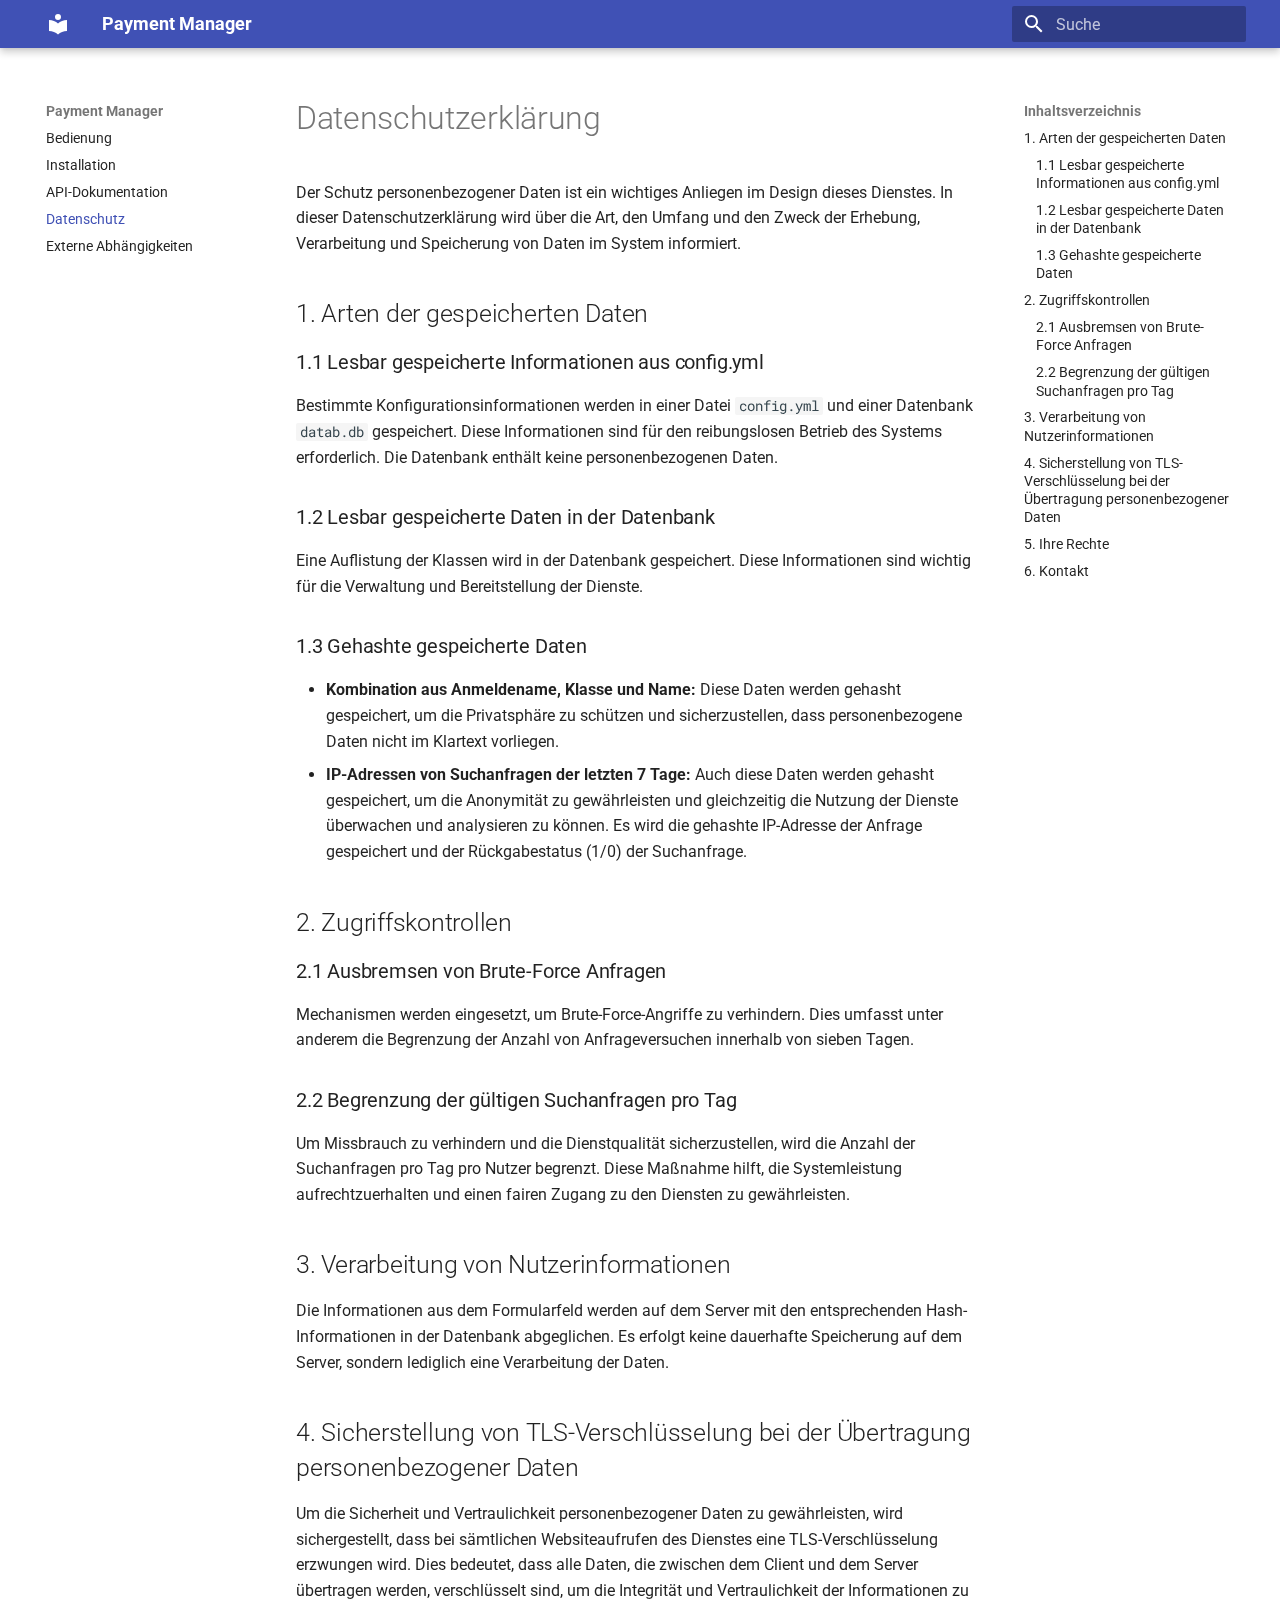
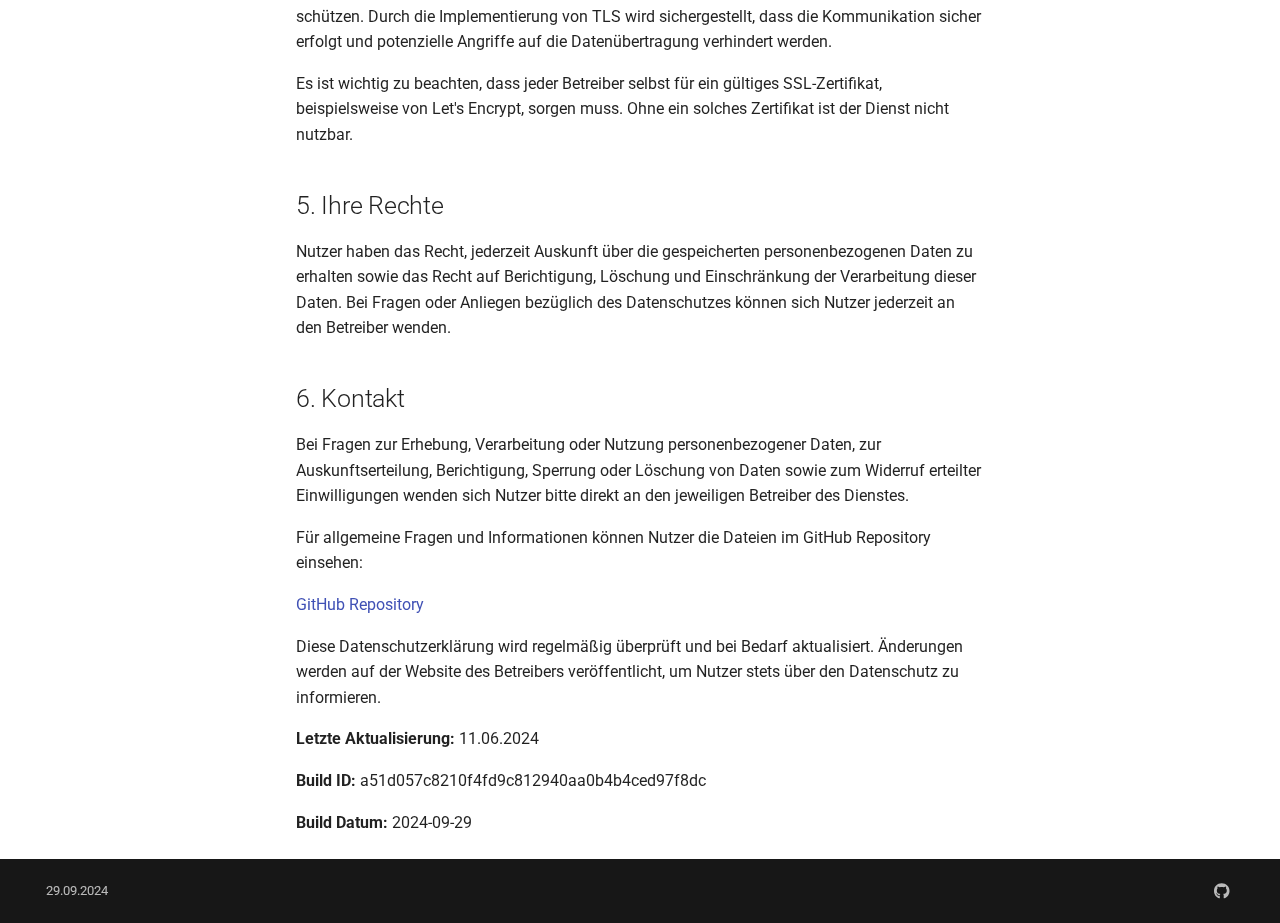
<file: datenschutz/index.html>
<!doctype html>
<html lang="de" class="no-js">
  <head>
    
      <meta charset="utf-8">
      <meta name="viewport" content="width=device-width,initial-scale=1">
      
      
      
        <link rel="canonical" href="https://tna76874.github.io/payment_manager/datenschutz/">
      
      
        <link rel="prev" href="../api/">
      
      
        <link rel="next" href="../reqs/">
      
      
      <link rel="icon" href="../assets/images/favicon.png">
      <meta name="generator" content="mkdocs-1.6.1, mkdocs-material-9.5.39">
    
    
      
        <title>Datenschutz - Payment Manager</title>
      
    
    
      <link rel="stylesheet" href="../assets/stylesheets/main.8c3ca2c6.min.css">
      
      


    
    
      
    
    
      
        
        
        <link rel="preconnect" href="https://fonts.gstatic.com" crossorigin>
        <link rel="stylesheet" href="https://fonts.googleapis.com/css?family=Roboto:300,300i,400,400i,700,700i%7CRoboto+Mono:400,400i,700,700i&display=fallback">
        <style>:root{--md-text-font:"Roboto";--md-code-font:"Roboto Mono"}</style>
      
    
    
    <script>__md_scope=new URL("..",location),__md_hash=e=>[...e].reduce(((e,_)=>(e<<5)-e+_.charCodeAt(0)),0),__md_get=(e,_=localStorage,t=__md_scope)=>JSON.parse(_.getItem(t.pathname+"."+e)),__md_set=(e,_,t=localStorage,a=__md_scope)=>{try{t.setItem(a.pathname+"."+e,JSON.stringify(_))}catch(e){}}</script>
    
      

    
    
    
   <link href="../assets/stylesheets/glightbox.min.css" rel="stylesheet"/><style>
    html.glightbox-open { overflow: initial; height: 100%; }
    .gslide-title { margin-top: 0px; user-select: text; }
    .gslide-desc { color: #666; user-select: text; }
    .gslide-image img { background: white; }
    .gscrollbar-fixer { padding-right: 15px; }
    .gdesc-inner { font-size: 0.75rem; }
    body[data-md-color-scheme="slate"] .gdesc-inner { background: var(--md-default-bg-color);}
    body[data-md-color-scheme="slate"] .gslide-title { color: var(--md-default-fg-color);}
    body[data-md-color-scheme="slate"] .gslide-desc { color: var(--md-default-fg-color);}</style> <script src="../assets/javascripts/glightbox.min.js"></script></head>
  
  
    <body dir="ltr">
  
    
    <input class="md-toggle" data-md-toggle="drawer" type="checkbox" id="__drawer" autocomplete="off">
    <input class="md-toggle" data-md-toggle="search" type="checkbox" id="__search" autocomplete="off">
    <label class="md-overlay" for="__drawer"></label>
    <div data-md-component="skip">
      
        
        <a href="#datenschutzerklarung" class="md-skip">
          Zum Inhalt
        </a>
      
    </div>
    <div data-md-component="announce">
      
    </div>
    
    
      

  

<header class="md-header md-header--shadow" data-md-component="header">
  <nav class="md-header__inner md-grid" aria-label="Kopfzeile">
    <a href=".." title="Payment Manager" class="md-header__button md-logo" aria-label="Payment Manager" data-md-component="logo">
      
  
  <svg xmlns="http://www.w3.org/2000/svg" viewBox="0 0 24 24"><path d="M12 8a3 3 0 0 0 3-3 3 3 0 0 0-3-3 3 3 0 0 0-3 3 3 3 0 0 0 3 3m0 3.54C9.64 9.35 6.5 8 3 8v11c3.5 0 6.64 1.35 9 3.54 2.36-2.19 5.5-3.54 9-3.54V8c-3.5 0-6.64 1.35-9 3.54"/></svg>

    </a>
    <label class="md-header__button md-icon" for="__drawer">
      
      <svg xmlns="http://www.w3.org/2000/svg" viewBox="0 0 24 24"><path d="M3 6h18v2H3zm0 5h18v2H3zm0 5h18v2H3z"/></svg>
    </label>
    <div class="md-header__title" data-md-component="header-title">
      <div class="md-header__ellipsis">
        <div class="md-header__topic">
          <span class="md-ellipsis">
            Payment Manager
          </span>
        </div>
        <div class="md-header__topic" data-md-component="header-topic">
          <span class="md-ellipsis">
            
              Datenschutz
            
          </span>
        </div>
      </div>
    </div>
    
    
      <script>var palette=__md_get("__palette");if(palette&&palette.color){if("(prefers-color-scheme)"===palette.color.media){var media=matchMedia("(prefers-color-scheme: light)"),input=document.querySelector(media.matches?"[data-md-color-media='(prefers-color-scheme: light)']":"[data-md-color-media='(prefers-color-scheme: dark)']");palette.color.media=input.getAttribute("data-md-color-media"),palette.color.scheme=input.getAttribute("data-md-color-scheme"),palette.color.primary=input.getAttribute("data-md-color-primary"),palette.color.accent=input.getAttribute("data-md-color-accent")}for(var[key,value]of Object.entries(palette.color))document.body.setAttribute("data-md-color-"+key,value)}</script>
    
    
    
      <label class="md-header__button md-icon" for="__search">
        
        <svg xmlns="http://www.w3.org/2000/svg" viewBox="0 0 24 24"><path d="M9.5 3A6.5 6.5 0 0 1 16 9.5c0 1.61-.59 3.09-1.56 4.23l.27.27h.79l5 5-1.5 1.5-5-5v-.79l-.27-.27A6.52 6.52 0 0 1 9.5 16 6.5 6.5 0 0 1 3 9.5 6.5 6.5 0 0 1 9.5 3m0 2C7 5 5 7 5 9.5S7 14 9.5 14 14 12 14 9.5 12 5 9.5 5"/></svg>
      </label>
      <div class="md-search" data-md-component="search" role="dialog">
  <label class="md-search__overlay" for="__search"></label>
  <div class="md-search__inner" role="search">
    <form class="md-search__form" name="search">
      <input type="text" class="md-search__input" name="query" aria-label="Suche" placeholder="Suche" autocapitalize="off" autocorrect="off" autocomplete="off" spellcheck="false" data-md-component="search-query" required>
      <label class="md-search__icon md-icon" for="__search">
        
        <svg xmlns="http://www.w3.org/2000/svg" viewBox="0 0 24 24"><path d="M9.5 3A6.5 6.5 0 0 1 16 9.5c0 1.61-.59 3.09-1.56 4.23l.27.27h.79l5 5-1.5 1.5-5-5v-.79l-.27-.27A6.52 6.52 0 0 1 9.5 16 6.5 6.5 0 0 1 3 9.5 6.5 6.5 0 0 1 9.5 3m0 2C7 5 5 7 5 9.5S7 14 9.5 14 14 12 14 9.5 12 5 9.5 5"/></svg>
        
        <svg xmlns="http://www.w3.org/2000/svg" viewBox="0 0 24 24"><path d="M20 11v2H8l5.5 5.5-1.42 1.42L4.16 12l7.92-7.92L13.5 5.5 8 11z"/></svg>
      </label>
      <nav class="md-search__options" aria-label="Suche">
        
        <button type="reset" class="md-search__icon md-icon" title="Zurücksetzen" aria-label="Zurücksetzen" tabindex="-1">
          
          <svg xmlns="http://www.w3.org/2000/svg" viewBox="0 0 24 24"><path d="M19 6.41 17.59 5 12 10.59 6.41 5 5 6.41 10.59 12 5 17.59 6.41 19 12 13.41 17.59 19 19 17.59 13.41 12z"/></svg>
        </button>
      </nav>
      
    </form>
    <div class="md-search__output">
      <div class="md-search__scrollwrap" tabindex="0" data-md-scrollfix>
        <div class="md-search-result" data-md-component="search-result">
          <div class="md-search-result__meta">
            Suche wird initialisiert
          </div>
          <ol class="md-search-result__list" role="presentation"></ol>
        </div>
      </div>
    </div>
  </div>
</div>
    
    
  </nav>
  
</header>
    
    <div class="md-container" data-md-component="container">
      
      
        
          
        
      
      <main class="md-main" data-md-component="main">
        <div class="md-main__inner md-grid">
          
            
              
              <div class="md-sidebar md-sidebar--primary" data-md-component="sidebar" data-md-type="navigation" >
                <div class="md-sidebar__scrollwrap">
                  <div class="md-sidebar__inner">
                    



<nav class="md-nav md-nav--primary" aria-label="Navigation" data-md-level="0">
  <label class="md-nav__title" for="__drawer">
    <a href=".." title="Payment Manager" class="md-nav__button md-logo" aria-label="Payment Manager" data-md-component="logo">
      
  
  <svg xmlns="http://www.w3.org/2000/svg" viewBox="0 0 24 24"><path d="M12 8a3 3 0 0 0 3-3 3 3 0 0 0-3-3 3 3 0 0 0-3 3 3 3 0 0 0 3 3m0 3.54C9.64 9.35 6.5 8 3 8v11c3.5 0 6.64 1.35 9 3.54 2.36-2.19 5.5-3.54 9-3.54V8c-3.5 0-6.64 1.35-9 3.54"/></svg>

    </a>
    Payment Manager
  </label>
  
  <ul class="md-nav__list" data-md-scrollfix>
    
      
      
  
  
  
  
    <li class="md-nav__item">
      <a href=".." class="md-nav__link">
        
  
  <span class="md-ellipsis">
    Bedienung
  </span>
  

      </a>
    </li>
  

    
      
      
  
  
  
  
    <li class="md-nav__item">
      <a href="../deploy/" class="md-nav__link">
        
  
  <span class="md-ellipsis">
    Installation
  </span>
  

      </a>
    </li>
  

    
      
      
  
  
  
  
    <li class="md-nav__item">
      <a href="../api/" class="md-nav__link">
        
  
  <span class="md-ellipsis">
    API-Dokumentation
  </span>
  

      </a>
    </li>
  

    
      
      
  
  
    
  
  
  
    <li class="md-nav__item md-nav__item--active">
      
      <input class="md-nav__toggle md-toggle" type="checkbox" id="__toc">
      
      
        
      
      
        <label class="md-nav__link md-nav__link--active" for="__toc">
          
  
  <span class="md-ellipsis">
    Datenschutz
  </span>
  

          <span class="md-nav__icon md-icon"></span>
        </label>
      
      <a href="./" class="md-nav__link md-nav__link--active">
        
  
  <span class="md-ellipsis">
    Datenschutz
  </span>
  

      </a>
      
        

<nav class="md-nav md-nav--secondary" aria-label="Inhaltsverzeichnis">
  
  
  
    
  
  
    <label class="md-nav__title" for="__toc">
      <span class="md-nav__icon md-icon"></span>
      Inhaltsverzeichnis
    </label>
    <ul class="md-nav__list" data-md-component="toc" data-md-scrollfix>
      
        <li class="md-nav__item">
  <a href="#1-arten-der-gespeicherten-daten" class="md-nav__link">
    <span class="md-ellipsis">
      1. Arten der gespeicherten Daten
    </span>
  </a>
  
    <nav class="md-nav" aria-label="1. Arten der gespeicherten Daten">
      <ul class="md-nav__list">
        
          <li class="md-nav__item">
  <a href="#11-lesbar-gespeicherte-informationen-aus-configyml" class="md-nav__link">
    <span class="md-ellipsis">
      1.1 Lesbar gespeicherte Informationen aus config.yml
    </span>
  </a>
  
</li>
        
          <li class="md-nav__item">
  <a href="#12-lesbar-gespeicherte-daten-in-der-datenbank" class="md-nav__link">
    <span class="md-ellipsis">
      1.2 Lesbar gespeicherte Daten in der Datenbank
    </span>
  </a>
  
</li>
        
          <li class="md-nav__item">
  <a href="#13-gehashte-gespeicherte-daten" class="md-nav__link">
    <span class="md-ellipsis">
      1.3 Gehashte gespeicherte Daten
    </span>
  </a>
  
</li>
        
      </ul>
    </nav>
  
</li>
      
        <li class="md-nav__item">
  <a href="#2-zugriffskontrollen" class="md-nav__link">
    <span class="md-ellipsis">
      2. Zugriffskontrollen
    </span>
  </a>
  
    <nav class="md-nav" aria-label="2. Zugriffskontrollen">
      <ul class="md-nav__list">
        
          <li class="md-nav__item">
  <a href="#21-ausbremsen-von-brute-force-anfragen" class="md-nav__link">
    <span class="md-ellipsis">
      2.1 Ausbremsen von Brute-Force Anfragen
    </span>
  </a>
  
</li>
        
          <li class="md-nav__item">
  <a href="#22-begrenzung-der-gultigen-suchanfragen-pro-tag" class="md-nav__link">
    <span class="md-ellipsis">
      2.2 Begrenzung der gültigen Suchanfragen pro Tag
    </span>
  </a>
  
</li>
        
      </ul>
    </nav>
  
</li>
      
        <li class="md-nav__item">
  <a href="#3-verarbeitung-von-nutzerinformationen" class="md-nav__link">
    <span class="md-ellipsis">
      3. Verarbeitung von Nutzerinformationen
    </span>
  </a>
  
</li>
      
        <li class="md-nav__item">
  <a href="#4-sicherstellung-von-tls-verschlusselung-bei-der-ubertragung-personenbezogener-daten" class="md-nav__link">
    <span class="md-ellipsis">
      4. Sicherstellung von TLS-Verschlüsselung bei der Übertragung personenbezogener Daten
    </span>
  </a>
  
</li>
      
        <li class="md-nav__item">
  <a href="#5-ihre-rechte" class="md-nav__link">
    <span class="md-ellipsis">
      5. Ihre Rechte
    </span>
  </a>
  
</li>
      
        <li class="md-nav__item">
  <a href="#6-kontakt" class="md-nav__link">
    <span class="md-ellipsis">
      6. Kontakt
    </span>
  </a>
  
</li>
      
    </ul>
  
</nav>
      
    </li>
  

    
      
      
  
  
  
  
    <li class="md-nav__item">
      <a href="../reqs/" class="md-nav__link">
        
  
  <span class="md-ellipsis">
    Externe Abhängigkeiten
  </span>
  

      </a>
    </li>
  

    
  </ul>
</nav>
                  </div>
                </div>
              </div>
            
            
              
              <div class="md-sidebar md-sidebar--secondary" data-md-component="sidebar" data-md-type="toc" >
                <div class="md-sidebar__scrollwrap">
                  <div class="md-sidebar__inner">
                    

<nav class="md-nav md-nav--secondary" aria-label="Inhaltsverzeichnis">
  
  
  
    
  
  
    <label class="md-nav__title" for="__toc">
      <span class="md-nav__icon md-icon"></span>
      Inhaltsverzeichnis
    </label>
    <ul class="md-nav__list" data-md-component="toc" data-md-scrollfix>
      
        <li class="md-nav__item">
  <a href="#1-arten-der-gespeicherten-daten" class="md-nav__link">
    <span class="md-ellipsis">
      1. Arten der gespeicherten Daten
    </span>
  </a>
  
    <nav class="md-nav" aria-label="1. Arten der gespeicherten Daten">
      <ul class="md-nav__list">
        
          <li class="md-nav__item">
  <a href="#11-lesbar-gespeicherte-informationen-aus-configyml" class="md-nav__link">
    <span class="md-ellipsis">
      1.1 Lesbar gespeicherte Informationen aus config.yml
    </span>
  </a>
  
</li>
        
          <li class="md-nav__item">
  <a href="#12-lesbar-gespeicherte-daten-in-der-datenbank" class="md-nav__link">
    <span class="md-ellipsis">
      1.2 Lesbar gespeicherte Daten in der Datenbank
    </span>
  </a>
  
</li>
        
          <li class="md-nav__item">
  <a href="#13-gehashte-gespeicherte-daten" class="md-nav__link">
    <span class="md-ellipsis">
      1.3 Gehashte gespeicherte Daten
    </span>
  </a>
  
</li>
        
      </ul>
    </nav>
  
</li>
      
        <li class="md-nav__item">
  <a href="#2-zugriffskontrollen" class="md-nav__link">
    <span class="md-ellipsis">
      2. Zugriffskontrollen
    </span>
  </a>
  
    <nav class="md-nav" aria-label="2. Zugriffskontrollen">
      <ul class="md-nav__list">
        
          <li class="md-nav__item">
  <a href="#21-ausbremsen-von-brute-force-anfragen" class="md-nav__link">
    <span class="md-ellipsis">
      2.1 Ausbremsen von Brute-Force Anfragen
    </span>
  </a>
  
</li>
        
          <li class="md-nav__item">
  <a href="#22-begrenzung-der-gultigen-suchanfragen-pro-tag" class="md-nav__link">
    <span class="md-ellipsis">
      2.2 Begrenzung der gültigen Suchanfragen pro Tag
    </span>
  </a>
  
</li>
        
      </ul>
    </nav>
  
</li>
      
        <li class="md-nav__item">
  <a href="#3-verarbeitung-von-nutzerinformationen" class="md-nav__link">
    <span class="md-ellipsis">
      3. Verarbeitung von Nutzerinformationen
    </span>
  </a>
  
</li>
      
        <li class="md-nav__item">
  <a href="#4-sicherstellung-von-tls-verschlusselung-bei-der-ubertragung-personenbezogener-daten" class="md-nav__link">
    <span class="md-ellipsis">
      4. Sicherstellung von TLS-Verschlüsselung bei der Übertragung personenbezogener Daten
    </span>
  </a>
  
</li>
      
        <li class="md-nav__item">
  <a href="#5-ihre-rechte" class="md-nav__link">
    <span class="md-ellipsis">
      5. Ihre Rechte
    </span>
  </a>
  
</li>
      
        <li class="md-nav__item">
  <a href="#6-kontakt" class="md-nav__link">
    <span class="md-ellipsis">
      6. Kontakt
    </span>
  </a>
  
</li>
      
    </ul>
  
</nav>
                  </div>
                </div>
              </div>
            
          
          
            <div class="md-content" data-md-component="content">
              <article class="md-content__inner md-typeset">
                
                  


<h1 id="datenschutzerklarung">Datenschutzerklärung</h1>
<p>Der Schutz personenbezogener Daten ist ein wichtiges Anliegen im Design dieses Dienstes. In dieser Datenschutzerklärung wird über die Art, den Umfang und den Zweck der Erhebung, Verarbeitung und Speicherung von Daten im System informiert.</p>
<h2 id="1-arten-der-gespeicherten-daten">1. Arten der gespeicherten Daten</h2>
<h3 id="11-lesbar-gespeicherte-informationen-aus-configyml">1.1 Lesbar gespeicherte Informationen aus config.yml</h3>
<p>Bestimmte Konfigurationsinformationen werden in einer Datei <code>config.yml</code> und einer Datenbank <code>datab.db</code> gespeichert. Diese Informationen sind für den reibungslosen Betrieb des Systems erforderlich. Die Datenbank enthält keine personenbezogenen Daten.</p>
<h3 id="12-lesbar-gespeicherte-daten-in-der-datenbank">1.2 Lesbar gespeicherte Daten in der Datenbank</h3>
<p>Eine Auflistung der Klassen wird in der Datenbank gespeichert. Diese Informationen sind wichtig für die Verwaltung und Bereitstellung der Dienste.</p>
<h3 id="13-gehashte-gespeicherte-daten">1.3 Gehashte gespeicherte Daten</h3>
<ul>
<li><strong>Kombination aus Anmeldename, Klasse und Name:</strong> Diese Daten werden gehasht gespeichert, um die Privatsphäre zu schützen und sicherzustellen, dass personenbezogene Daten nicht im Klartext vorliegen.</li>
<li><strong>IP-Adressen von Suchanfragen der letzten 7 Tage:</strong> Auch diese Daten werden gehasht gespeichert, um die Anonymität zu gewährleisten und gleichzeitig die Nutzung der Dienste überwachen und analysieren zu können. Es wird die gehashte IP-Adresse der Anfrage gespeichert und der Rückgabestatus (1/0) der Suchanfrage.</li>
</ul>
<h2 id="2-zugriffskontrollen">2. Zugriffskontrollen</h2>
<h3 id="21-ausbremsen-von-brute-force-anfragen">2.1 Ausbremsen von Brute-Force Anfragen</h3>
<p>Mechanismen werden eingesetzt, um Brute-Force-Angriffe zu verhindern. Dies umfasst unter anderem die Begrenzung der Anzahl von Anfrageversuchen innerhalb von sieben Tagen.</p>
<h3 id="22-begrenzung-der-gultigen-suchanfragen-pro-tag">2.2 Begrenzung der gültigen Suchanfragen pro Tag</h3>
<p>Um Missbrauch zu verhindern und die Dienstqualität sicherzustellen, wird die Anzahl der Suchanfragen pro Tag pro Nutzer begrenzt. Diese Maßnahme hilft, die Systemleistung aufrechtzuerhalten und einen fairen Zugang zu den Diensten zu gewährleisten.</p>
<h2 id="3-verarbeitung-von-nutzerinformationen">3. Verarbeitung von Nutzerinformationen</h2>
<p>Die Informationen aus dem Formularfeld werden auf dem Server mit den entsprechenden Hash-Informationen in der Datenbank abgeglichen. Es erfolgt keine dauerhafte Speicherung auf dem Server, sondern lediglich eine Verarbeitung der Daten.</p>
<h2 id="4-sicherstellung-von-tls-verschlusselung-bei-der-ubertragung-personenbezogener-daten">4. Sicherstellung von TLS-Verschlüsselung bei der Übertragung personenbezogener Daten</h2>
<p>Um die Sicherheit und Vertraulichkeit personenbezogener Daten zu gewährleisten, wird sichergestellt, dass bei sämtlichen Websiteaufrufen des Dienstes eine TLS-Verschlüsselung erzwungen wird. Dies bedeutet, dass alle Daten, die zwischen dem Client und dem Server übertragen werden, verschlüsselt sind, um die Integrität und Vertraulichkeit der Informationen zu schützen. Durch die Implementierung von TLS wird sichergestellt, dass die Kommunikation sicher erfolgt und potenzielle Angriffe auf die Datenübertragung verhindert werden.</p>
<p>Es ist wichtig zu beachten, dass jeder Betreiber selbst für ein gültiges SSL-Zertifikat, beispielsweise von Let's Encrypt, sorgen muss. Ohne ein solches Zertifikat ist der Dienst nicht nutzbar.</p>
<h2 id="5-ihre-rechte">5. Ihre Rechte</h2>
<p>Nutzer haben das Recht, jederzeit Auskunft über die gespeicherten personenbezogenen Daten zu erhalten sowie das Recht auf Berichtigung, Löschung und Einschränkung der Verarbeitung dieser Daten. Bei Fragen oder Anliegen bezüglich des Datenschutzes können sich Nutzer jederzeit an den Betreiber wenden.</p>
<h2 id="6-kontakt">6. Kontakt</h2>
<p>Bei Fragen zur Erhebung, Verarbeitung oder Nutzung personenbezogener Daten, zur Auskunftserteilung, Berichtigung, Sperrung oder Löschung von Daten sowie zum Widerruf erteilter Einwilligungen wenden sich Nutzer bitte direkt an den jeweiligen Betreiber des Dienstes.</p>
<p>Für allgemeine Fragen und Informationen können Nutzer die Dateien im GitHub Repository einsehen:</p>
<p><a href="https://github.com/tna76874/payment_manager">GitHub Repository</a></p>
<p>Diese Datenschutzerklärung wird regelmäßig überprüft und bei Bedarf aktualisiert. Änderungen werden auf der Website des Betreibers veröffentlicht, um Nutzer stets über den Datenschutz zu informieren.</p>
<p><strong>Letzte Aktualisierung:</strong>  11.06.2024</p>
<p><strong>Build ID:</strong>  a51d057c8210f4fd9c812940aa0b4b4ced97f8dc</p>
<p><strong>Build Datum:</strong>  2024-09-29</p>












                
              </article>
            </div>
          
          
<script>var target=document.getElementById(location.hash.slice(1));target&&target.name&&(target.checked=target.name.startsWith("__tabbed_"))</script>
        </div>
        
      </main>
      
        <footer class="md-footer">
  
  <div class="md-footer-meta md-typeset">
    <div class="md-footer-meta__inner md-grid">
      <div class="md-copyright">
  
    <div class="md-copyright__highlight">
      29.09.2024
    </div>
  
  
</div>
      
        <div class="md-social">
  
    
    
    
    
    <a href="https://github.com/tna76874/payment_manager" target="_blank" rel="noopener" title="tna76874" class="md-social__link">
      <svg xmlns="http://www.w3.org/2000/svg" viewBox="0 0 496 512"><!--! Font Awesome Free 6.6.0 by @fontawesome - https://fontawesome.com License - https://fontawesome.com/license/free (Icons: CC BY 4.0, Fonts: SIL OFL 1.1, Code: MIT License) Copyright 2024 Fonticons, Inc.--><path d="M165.9 397.4c0 2-2.3 3.6-5.2 3.6-3.3.3-5.6-1.3-5.6-3.6 0-2 2.3-3.6 5.2-3.6 3-.3 5.6 1.3 5.6 3.6m-31.1-4.5c-.7 2 1.3 4.3 4.3 4.9 2.6 1 5.6 0 6.2-2s-1.3-4.3-4.3-5.2c-2.6-.7-5.5.3-6.2 2.3m44.2-1.7c-2.9.7-4.9 2.6-4.6 4.9.3 2 2.9 3.3 5.9 2.6 2.9-.7 4.9-2.6 4.6-4.6-.3-1.9-3-3.2-5.9-2.9M244.8 8C106.1 8 0 113.3 0 252c0 110.9 69.8 205.8 169.5 239.2 12.8 2.3 17.3-5.6 17.3-12.1 0-6.2-.3-40.4-.3-61.4 0 0-70 15-84.7-29.8 0 0-11.4-29.1-27.8-36.6 0 0-22.9-15.7 1.6-15.4 0 0 24.9 2 38.6 25.8 21.9 38.6 58.6 27.5 72.9 20.9 2.3-16 8.8-27.1 16-33.7-55.9-6.2-112.3-14.3-112.3-110.5 0-27.5 7.6-41.3 23.6-58.9-2.6-6.5-11.1-33.3 2.6-67.9 20.9-6.5 69 27 69 27 20-5.6 41.5-8.5 62.8-8.5s42.8 2.9 62.8 8.5c0 0 48.1-33.6 69-27 13.7 34.7 5.2 61.4 2.6 67.9 16 17.7 25.8 31.5 25.8 58.9 0 96.5-58.9 104.2-114.8 110.5 9.2 7.9 17 22.9 17 46.4 0 33.7-.3 75.4-.3 83.6 0 6.5 4.6 14.4 17.3 12.1C428.2 457.8 496 362.9 496 252 496 113.3 383.5 8 244.8 8M97.2 352.9c-1.3 1-1 3.3.7 5.2 1.6 1.6 3.9 2.3 5.2 1 1.3-1 1-3.3-.7-5.2-1.6-1.6-3.9-2.3-5.2-1m-10.8-8.1c-.7 1.3.3 2.9 2.3 3.9 1.6 1 3.6.7 4.3-.7.7-1.3-.3-2.9-2.3-3.9-2-.6-3.6-.3-4.3.7m32.4 35.6c-1.6 1.3-1 4.3 1.3 6.2 2.3 2.3 5.2 2.6 6.5 1 1.3-1.3.7-4.3-1.3-6.2-2.2-2.3-5.2-2.6-6.5-1m-11.4-14.7c-1.6 1-1.6 3.6 0 5.9s4.3 3.3 5.6 2.3c1.6-1.3 1.6-3.9 0-6.2-1.4-2.3-4-3.3-5.6-2"/></svg>
    </a>
  
</div>
      
    </div>
  </div>
</footer>
      
    </div>
    <div class="md-dialog" data-md-component="dialog">
      <div class="md-dialog__inner md-typeset"></div>
    </div>
    
    
    <script id="__config" type="application/json">{"base": "..", "features": [], "search": "../assets/javascripts/workers/search.6ce7567c.min.js", "translations": {"clipboard.copied": "In Zwischenablage kopiert", "clipboard.copy": "In Zwischenablage kopieren", "search.result.more.one": "1 weiteres Suchergebnis auf dieser Seite", "search.result.more.other": "# weitere Suchergebnisse auf dieser Seite", "search.result.none": "Keine Suchergebnisse", "search.result.one": "1 Suchergebnis", "search.result.other": "# Suchergebnisse", "search.result.placeholder": "Suchbegriff eingeben", "search.result.term.missing": "Es fehlt", "select.version": "Version ausw\u00e4hlen"}}</script>
    
    
      <script src="../assets/javascripts/bundle.525ec568.min.js"></script>
      
    
  <script id="init-glightbox">const lightbox = GLightbox({"touchNavigation": true, "loop": false, "zoomable": true, "draggable": true, "openEffect": "zoom", "closeEffect": "zoom", "slideEffect": "slide"});
document$.subscribe(() => { lightbox.reload() });
</script></body>
</html>
</file>
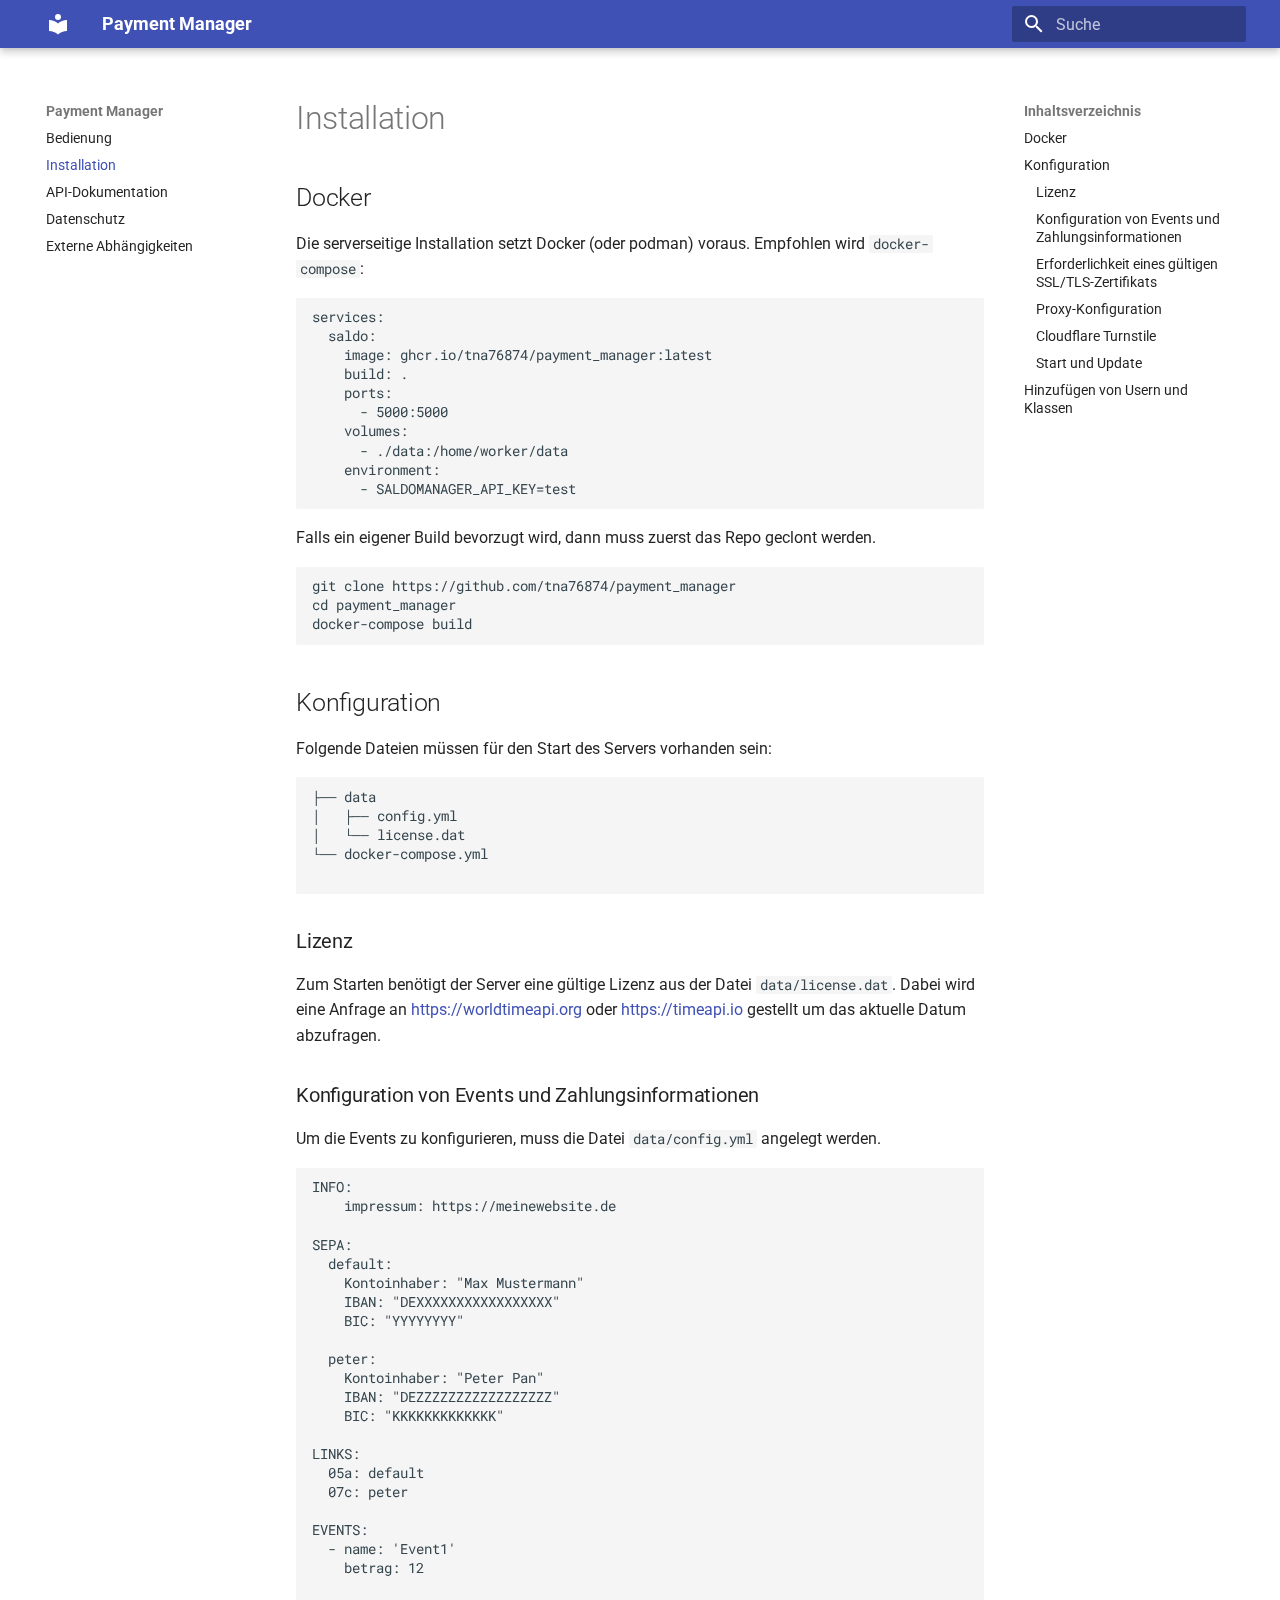
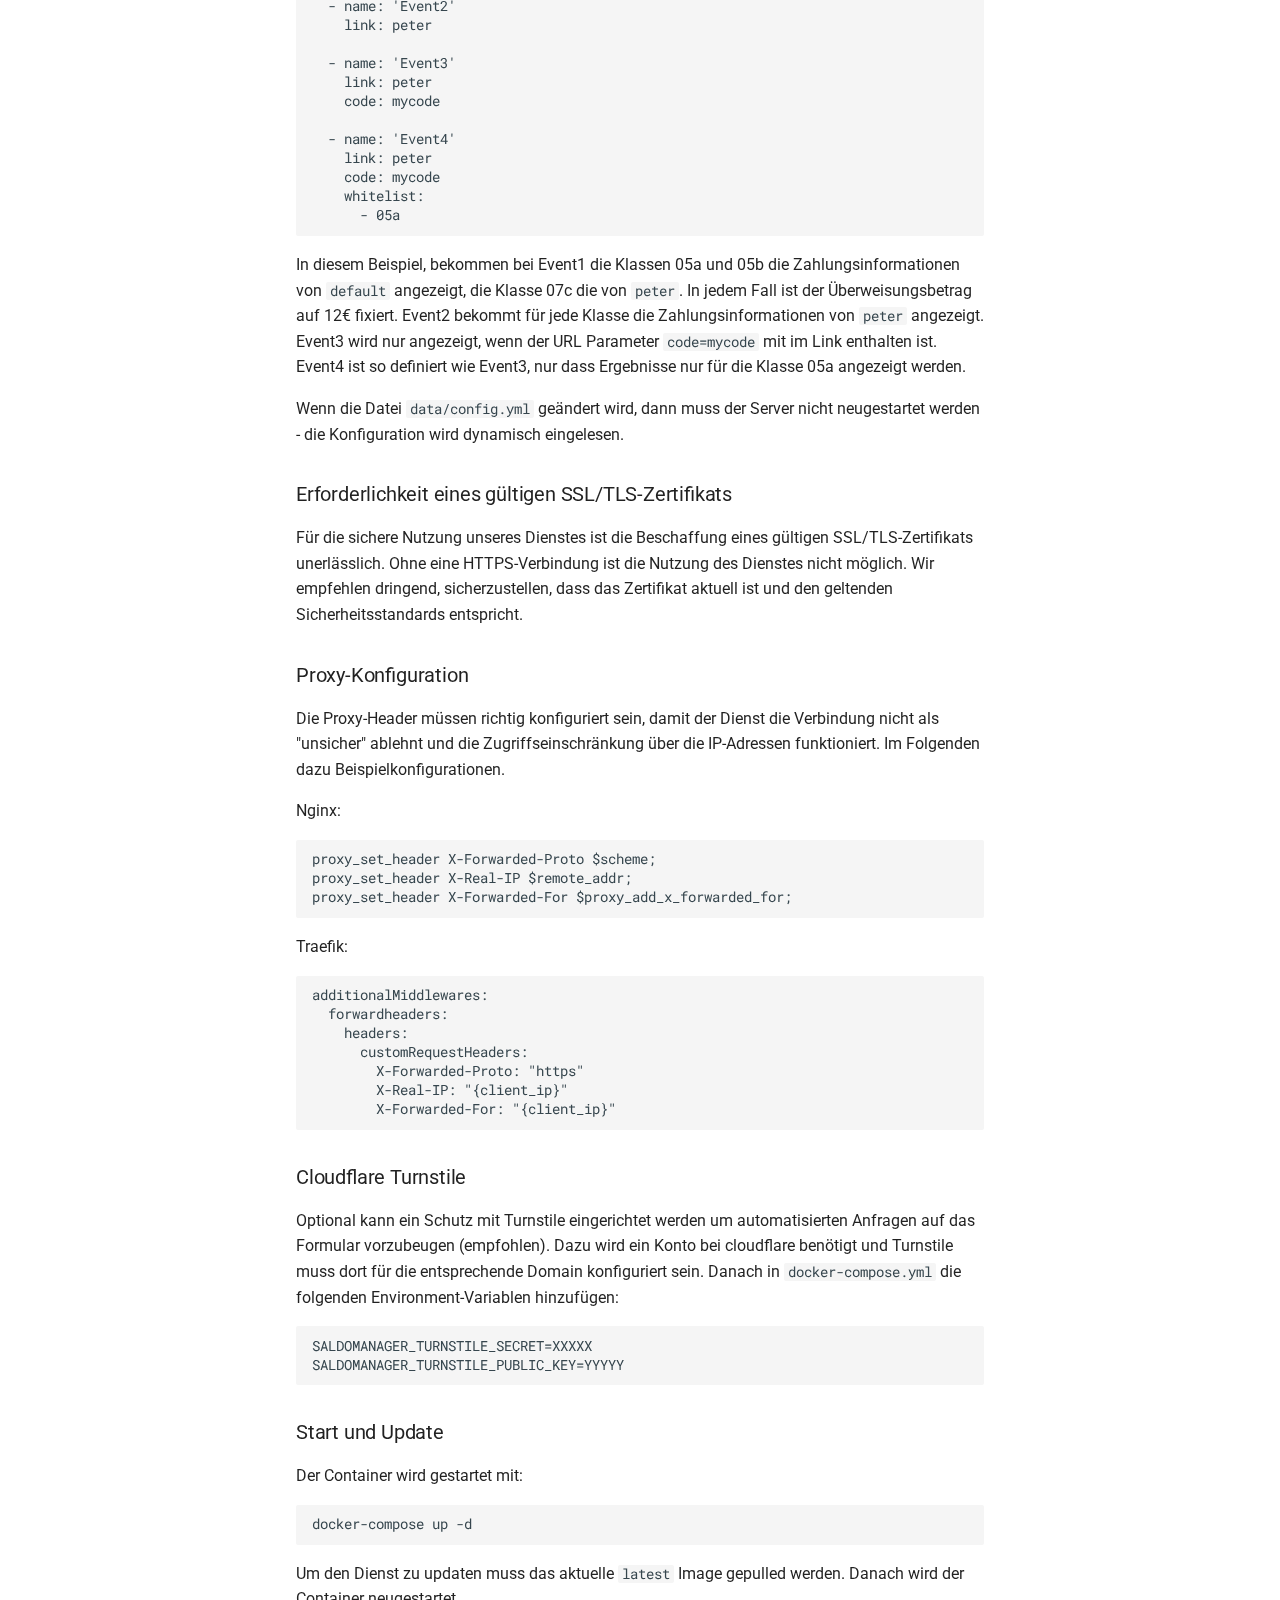
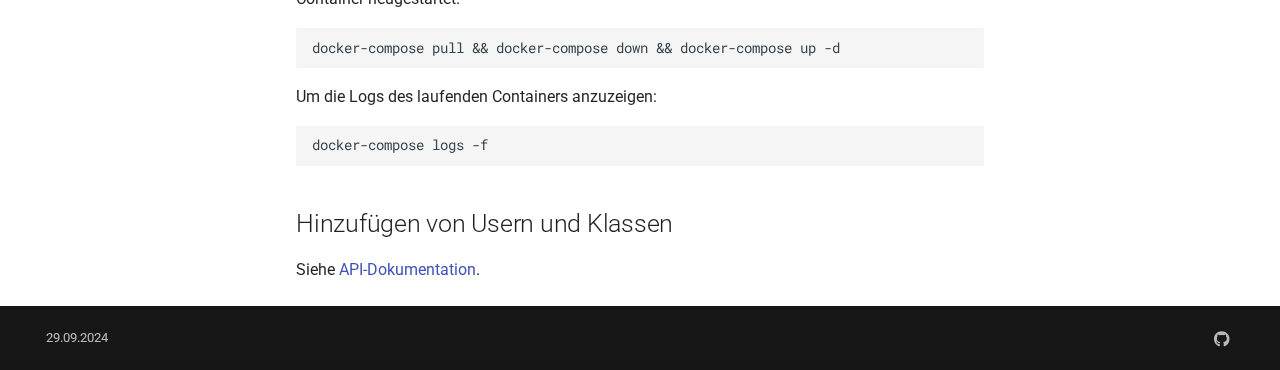
<file: deploy/index.html>
<!doctype html>
<html lang="de" class="no-js">
  <head>
    
      <meta charset="utf-8">
      <meta name="viewport" content="width=device-width,initial-scale=1">
      
      
      
        <link rel="canonical" href="https://tna76874.github.io/payment_manager/deploy/">
      
      
        <link rel="prev" href="..">
      
      
        <link rel="next" href="../api/">
      
      
      <link rel="icon" href="../assets/images/favicon.png">
      <meta name="generator" content="mkdocs-1.6.1, mkdocs-material-9.5.39">
    
    
      
        <title>Installation - Payment Manager</title>
      
    
    
      <link rel="stylesheet" href="../assets/stylesheets/main.8c3ca2c6.min.css">
      
      


    
    
      
    
    
      
        
        
        <link rel="preconnect" href="https://fonts.gstatic.com" crossorigin>
        <link rel="stylesheet" href="https://fonts.googleapis.com/css?family=Roboto:300,300i,400,400i,700,700i%7CRoboto+Mono:400,400i,700,700i&display=fallback">
        <style>:root{--md-text-font:"Roboto";--md-code-font:"Roboto Mono"}</style>
      
    
    
    <script>__md_scope=new URL("..",location),__md_hash=e=>[...e].reduce(((e,_)=>(e<<5)-e+_.charCodeAt(0)),0),__md_get=(e,_=localStorage,t=__md_scope)=>JSON.parse(_.getItem(t.pathname+"."+e)),__md_set=(e,_,t=localStorage,a=__md_scope)=>{try{t.setItem(a.pathname+"."+e,JSON.stringify(_))}catch(e){}}</script>
    
      

    
    
    
   <link href="../assets/stylesheets/glightbox.min.css" rel="stylesheet"/><style>
    html.glightbox-open { overflow: initial; height: 100%; }
    .gslide-title { margin-top: 0px; user-select: text; }
    .gslide-desc { color: #666; user-select: text; }
    .gslide-image img { background: white; }
    .gscrollbar-fixer { padding-right: 15px; }
    .gdesc-inner { font-size: 0.75rem; }
    body[data-md-color-scheme="slate"] .gdesc-inner { background: var(--md-default-bg-color);}
    body[data-md-color-scheme="slate"] .gslide-title { color: var(--md-default-fg-color);}
    body[data-md-color-scheme="slate"] .gslide-desc { color: var(--md-default-fg-color);}</style> <script src="../assets/javascripts/glightbox.min.js"></script></head>
  
  
    <body dir="ltr">
  
    
    <input class="md-toggle" data-md-toggle="drawer" type="checkbox" id="__drawer" autocomplete="off">
    <input class="md-toggle" data-md-toggle="search" type="checkbox" id="__search" autocomplete="off">
    <label class="md-overlay" for="__drawer"></label>
    <div data-md-component="skip">
      
        
        <a href="#installation" class="md-skip">
          Zum Inhalt
        </a>
      
    </div>
    <div data-md-component="announce">
      
    </div>
    
    
      

  

<header class="md-header md-header--shadow" data-md-component="header">
  <nav class="md-header__inner md-grid" aria-label="Kopfzeile">
    <a href=".." title="Payment Manager" class="md-header__button md-logo" aria-label="Payment Manager" data-md-component="logo">
      
  
  <svg xmlns="http://www.w3.org/2000/svg" viewBox="0 0 24 24"><path d="M12 8a3 3 0 0 0 3-3 3 3 0 0 0-3-3 3 3 0 0 0-3 3 3 3 0 0 0 3 3m0 3.54C9.64 9.35 6.5 8 3 8v11c3.5 0 6.64 1.35 9 3.54 2.36-2.19 5.5-3.54 9-3.54V8c-3.5 0-6.64 1.35-9 3.54"/></svg>

    </a>
    <label class="md-header__button md-icon" for="__drawer">
      
      <svg xmlns="http://www.w3.org/2000/svg" viewBox="0 0 24 24"><path d="M3 6h18v2H3zm0 5h18v2H3zm0 5h18v2H3z"/></svg>
    </label>
    <div class="md-header__title" data-md-component="header-title">
      <div class="md-header__ellipsis">
        <div class="md-header__topic">
          <span class="md-ellipsis">
            Payment Manager
          </span>
        </div>
        <div class="md-header__topic" data-md-component="header-topic">
          <span class="md-ellipsis">
            
              Installation
            
          </span>
        </div>
      </div>
    </div>
    
    
      <script>var palette=__md_get("__palette");if(palette&&palette.color){if("(prefers-color-scheme)"===palette.color.media){var media=matchMedia("(prefers-color-scheme: light)"),input=document.querySelector(media.matches?"[data-md-color-media='(prefers-color-scheme: light)']":"[data-md-color-media='(prefers-color-scheme: dark)']");palette.color.media=input.getAttribute("data-md-color-media"),palette.color.scheme=input.getAttribute("data-md-color-scheme"),palette.color.primary=input.getAttribute("data-md-color-primary"),palette.color.accent=input.getAttribute("data-md-color-accent")}for(var[key,value]of Object.entries(palette.color))document.body.setAttribute("data-md-color-"+key,value)}</script>
    
    
    
      <label class="md-header__button md-icon" for="__search">
        
        <svg xmlns="http://www.w3.org/2000/svg" viewBox="0 0 24 24"><path d="M9.5 3A6.5 6.5 0 0 1 16 9.5c0 1.61-.59 3.09-1.56 4.23l.27.27h.79l5 5-1.5 1.5-5-5v-.79l-.27-.27A6.52 6.52 0 0 1 9.5 16 6.5 6.5 0 0 1 3 9.5 6.5 6.5 0 0 1 9.5 3m0 2C7 5 5 7 5 9.5S7 14 9.5 14 14 12 14 9.5 12 5 9.5 5"/></svg>
      </label>
      <div class="md-search" data-md-component="search" role="dialog">
  <label class="md-search__overlay" for="__search"></label>
  <div class="md-search__inner" role="search">
    <form class="md-search__form" name="search">
      <input type="text" class="md-search__input" name="query" aria-label="Suche" placeholder="Suche" autocapitalize="off" autocorrect="off" autocomplete="off" spellcheck="false" data-md-component="search-query" required>
      <label class="md-search__icon md-icon" for="__search">
        
        <svg xmlns="http://www.w3.org/2000/svg" viewBox="0 0 24 24"><path d="M9.5 3A6.5 6.5 0 0 1 16 9.5c0 1.61-.59 3.09-1.56 4.23l.27.27h.79l5 5-1.5 1.5-5-5v-.79l-.27-.27A6.52 6.52 0 0 1 9.5 16 6.5 6.5 0 0 1 3 9.5 6.5 6.5 0 0 1 9.5 3m0 2C7 5 5 7 5 9.5S7 14 9.5 14 14 12 14 9.5 12 5 9.5 5"/></svg>
        
        <svg xmlns="http://www.w3.org/2000/svg" viewBox="0 0 24 24"><path d="M20 11v2H8l5.5 5.5-1.42 1.42L4.16 12l7.92-7.92L13.5 5.5 8 11z"/></svg>
      </label>
      <nav class="md-search__options" aria-label="Suche">
        
        <button type="reset" class="md-search__icon md-icon" title="Zurücksetzen" aria-label="Zurücksetzen" tabindex="-1">
          
          <svg xmlns="http://www.w3.org/2000/svg" viewBox="0 0 24 24"><path d="M19 6.41 17.59 5 12 10.59 6.41 5 5 6.41 10.59 12 5 17.59 6.41 19 12 13.41 17.59 19 19 17.59 13.41 12z"/></svg>
        </button>
      </nav>
      
    </form>
    <div class="md-search__output">
      <div class="md-search__scrollwrap" tabindex="0" data-md-scrollfix>
        <div class="md-search-result" data-md-component="search-result">
          <div class="md-search-result__meta">
            Suche wird initialisiert
          </div>
          <ol class="md-search-result__list" role="presentation"></ol>
        </div>
      </div>
    </div>
  </div>
</div>
    
    
  </nav>
  
</header>
    
    <div class="md-container" data-md-component="container">
      
      
        
          
        
      
      <main class="md-main" data-md-component="main">
        <div class="md-main__inner md-grid">
          
            
              
              <div class="md-sidebar md-sidebar--primary" data-md-component="sidebar" data-md-type="navigation" >
                <div class="md-sidebar__scrollwrap">
                  <div class="md-sidebar__inner">
                    



<nav class="md-nav md-nav--primary" aria-label="Navigation" data-md-level="0">
  <label class="md-nav__title" for="__drawer">
    <a href=".." title="Payment Manager" class="md-nav__button md-logo" aria-label="Payment Manager" data-md-component="logo">
      
  
  <svg xmlns="http://www.w3.org/2000/svg" viewBox="0 0 24 24"><path d="M12 8a3 3 0 0 0 3-3 3 3 0 0 0-3-3 3 3 0 0 0-3 3 3 3 0 0 0 3 3m0 3.54C9.64 9.35 6.5 8 3 8v11c3.5 0 6.64 1.35 9 3.54 2.36-2.19 5.5-3.54 9-3.54V8c-3.5 0-6.64 1.35-9 3.54"/></svg>

    </a>
    Payment Manager
  </label>
  
  <ul class="md-nav__list" data-md-scrollfix>
    
      
      
  
  
  
  
    <li class="md-nav__item">
      <a href=".." class="md-nav__link">
        
  
  <span class="md-ellipsis">
    Bedienung
  </span>
  

      </a>
    </li>
  

    
      
      
  
  
    
  
  
  
    <li class="md-nav__item md-nav__item--active">
      
      <input class="md-nav__toggle md-toggle" type="checkbox" id="__toc">
      
      
        
      
      
        <label class="md-nav__link md-nav__link--active" for="__toc">
          
  
  <span class="md-ellipsis">
    Installation
  </span>
  

          <span class="md-nav__icon md-icon"></span>
        </label>
      
      <a href="./" class="md-nav__link md-nav__link--active">
        
  
  <span class="md-ellipsis">
    Installation
  </span>
  

      </a>
      
        

<nav class="md-nav md-nav--secondary" aria-label="Inhaltsverzeichnis">
  
  
  
    
  
  
    <label class="md-nav__title" for="__toc">
      <span class="md-nav__icon md-icon"></span>
      Inhaltsverzeichnis
    </label>
    <ul class="md-nav__list" data-md-component="toc" data-md-scrollfix>
      
        <li class="md-nav__item">
  <a href="#docker" class="md-nav__link">
    <span class="md-ellipsis">
      Docker
    </span>
  </a>
  
</li>
      
        <li class="md-nav__item">
  <a href="#konfiguration" class="md-nav__link">
    <span class="md-ellipsis">
      Konfiguration
    </span>
  </a>
  
    <nav class="md-nav" aria-label="Konfiguration">
      <ul class="md-nav__list">
        
          <li class="md-nav__item">
  <a href="#lizenz" class="md-nav__link">
    <span class="md-ellipsis">
      Lizenz
    </span>
  </a>
  
</li>
        
          <li class="md-nav__item">
  <a href="#konfiguration-von-events-und-zahlungsinformationen" class="md-nav__link">
    <span class="md-ellipsis">
      Konfiguration von Events und Zahlungsinformationen
    </span>
  </a>
  
</li>
        
          <li class="md-nav__item">
  <a href="#erforderlichkeit-eines-gultigen-ssltls-zertifikats" class="md-nav__link">
    <span class="md-ellipsis">
      Erforderlichkeit eines gültigen SSL/TLS-Zertifikats
    </span>
  </a>
  
</li>
        
          <li class="md-nav__item">
  <a href="#proxy-konfiguration" class="md-nav__link">
    <span class="md-ellipsis">
      Proxy-Konfiguration
    </span>
  </a>
  
</li>
        
          <li class="md-nav__item">
  <a href="#cloudflare-turnstile" class="md-nav__link">
    <span class="md-ellipsis">
      Cloudflare Turnstile
    </span>
  </a>
  
</li>
        
          <li class="md-nav__item">
  <a href="#start-und-update" class="md-nav__link">
    <span class="md-ellipsis">
      Start und Update
    </span>
  </a>
  
</li>
        
      </ul>
    </nav>
  
</li>
      
        <li class="md-nav__item">
  <a href="#hinzufugen-von-usern-und-klassen" class="md-nav__link">
    <span class="md-ellipsis">
      Hinzufügen von Usern und Klassen
    </span>
  </a>
  
</li>
      
    </ul>
  
</nav>
      
    </li>
  

    
      
      
  
  
  
  
    <li class="md-nav__item">
      <a href="../api/" class="md-nav__link">
        
  
  <span class="md-ellipsis">
    API-Dokumentation
  </span>
  

      </a>
    </li>
  

    
      
      
  
  
  
  
    <li class="md-nav__item">
      <a href="../datenschutz/" class="md-nav__link">
        
  
  <span class="md-ellipsis">
    Datenschutz
  </span>
  

      </a>
    </li>
  

    
      
      
  
  
  
  
    <li class="md-nav__item">
      <a href="../reqs/" class="md-nav__link">
        
  
  <span class="md-ellipsis">
    Externe Abhängigkeiten
  </span>
  

      </a>
    </li>
  

    
  </ul>
</nav>
                  </div>
                </div>
              </div>
            
            
              
              <div class="md-sidebar md-sidebar--secondary" data-md-component="sidebar" data-md-type="toc" >
                <div class="md-sidebar__scrollwrap">
                  <div class="md-sidebar__inner">
                    

<nav class="md-nav md-nav--secondary" aria-label="Inhaltsverzeichnis">
  
  
  
    
  
  
    <label class="md-nav__title" for="__toc">
      <span class="md-nav__icon md-icon"></span>
      Inhaltsverzeichnis
    </label>
    <ul class="md-nav__list" data-md-component="toc" data-md-scrollfix>
      
        <li class="md-nav__item">
  <a href="#docker" class="md-nav__link">
    <span class="md-ellipsis">
      Docker
    </span>
  </a>
  
</li>
      
        <li class="md-nav__item">
  <a href="#konfiguration" class="md-nav__link">
    <span class="md-ellipsis">
      Konfiguration
    </span>
  </a>
  
    <nav class="md-nav" aria-label="Konfiguration">
      <ul class="md-nav__list">
        
          <li class="md-nav__item">
  <a href="#lizenz" class="md-nav__link">
    <span class="md-ellipsis">
      Lizenz
    </span>
  </a>
  
</li>
        
          <li class="md-nav__item">
  <a href="#konfiguration-von-events-und-zahlungsinformationen" class="md-nav__link">
    <span class="md-ellipsis">
      Konfiguration von Events und Zahlungsinformationen
    </span>
  </a>
  
</li>
        
          <li class="md-nav__item">
  <a href="#erforderlichkeit-eines-gultigen-ssltls-zertifikats" class="md-nav__link">
    <span class="md-ellipsis">
      Erforderlichkeit eines gültigen SSL/TLS-Zertifikats
    </span>
  </a>
  
</li>
        
          <li class="md-nav__item">
  <a href="#proxy-konfiguration" class="md-nav__link">
    <span class="md-ellipsis">
      Proxy-Konfiguration
    </span>
  </a>
  
</li>
        
          <li class="md-nav__item">
  <a href="#cloudflare-turnstile" class="md-nav__link">
    <span class="md-ellipsis">
      Cloudflare Turnstile
    </span>
  </a>
  
</li>
        
          <li class="md-nav__item">
  <a href="#start-und-update" class="md-nav__link">
    <span class="md-ellipsis">
      Start und Update
    </span>
  </a>
  
</li>
        
      </ul>
    </nav>
  
</li>
      
        <li class="md-nav__item">
  <a href="#hinzufugen-von-usern-und-klassen" class="md-nav__link">
    <span class="md-ellipsis">
      Hinzufügen von Usern und Klassen
    </span>
  </a>
  
</li>
      
    </ul>
  
</nav>
                  </div>
                </div>
              </div>
            
          
          
            <div class="md-content" data-md-component="content">
              <article class="md-content__inner md-typeset">
                
                  


<h1 id="installation">Installation</h1>
<h2 id="docker">Docker</h2>
<p>Die serverseitige Installation setzt Docker (oder podman) voraus. Empfohlen wird <code>docker-compose</code>:</p>
<pre><code>services:
  saldo:
    image: ghcr.io/tna76874/payment_manager:latest
    build: .
    ports:
      - 5000:5000
    volumes:
      - ./data:/home/worker/data
    environment:
      - SALDOMANAGER_API_KEY=test
</code></pre>
<p>Falls ein eigener Build bevorzugt wird, dann muss zuerst das Repo geclont werden.</p>
<pre><code>git clone https://github.com/tna76874/payment_manager
cd payment_manager
docker-compose build
</code></pre>
<h2 id="konfiguration">Konfiguration</h2>
<p>Folgende Dateien müssen für den Start des Servers vorhanden sein:</p>
<pre><code>├── data
│   ├── config.yml
│   └── license.dat
└── docker-compose.yml

</code></pre>
<h3 id="lizenz">Lizenz</h3>
<p>Zum Starten benötigt der Server eine gültige Lizenz aus der Datei <code>data/license.dat</code>. Dabei wird eine Anfrage an <a href="https://worldtimeapi.org">https://worldtimeapi.org</a> oder <a href="https://timeapi.io">https://timeapi.io</a> gestellt um das aktuelle Datum abzufragen.</p>
<h3 id="konfiguration-von-events-und-zahlungsinformationen">Konfiguration von Events und Zahlungsinformationen <a id="event-config"></a></h3>
<p>Um die Events zu konfigurieren, muss die Datei <code>data/config.yml</code> angelegt werden.</p>
<pre><code>INFO:
    impressum: https://meinewebsite.de

SEPA:
  default:
    Kontoinhaber: &quot;Max Mustermann&quot;
    IBAN: &quot;DEXXXXXXXXXXXXXXXXX&quot;
    BIC: &quot;YYYYYYYY&quot;

  peter:
    Kontoinhaber: &quot;Peter Pan&quot;
    IBAN: &quot;DEZZZZZZZZZZZZZZZZZ&quot;
    BIC: &quot;KKKKKKKKKKKKK&quot;

LINKS:
  05a: default
  07c: peter

EVENTS:
  - name: 'Event1'
    betrag: 12

  - name: 'Event2'
    link: peter

  - name: 'Event3'
    link: peter
    code: mycode

  - name: 'Event4'
    link: peter
    code: mycode
    whitelist:
      - 05a
</code></pre>
<p>In diesem Beispiel, bekommen bei Event1 die Klassen 05a und 05b die Zahlungsinformationen von <code>default</code> angezeigt, die Klasse 07c die von <code>peter</code>. In jedem Fall ist der Überweisungsbetrag auf 12€ fixiert. Event2 bekommt für jede Klasse die Zahlungsinformationen von <code>peter</code> angezeigt. Event3 wird nur angezeigt, wenn der URL Parameter <code>code=mycode</code> mit im Link enthalten ist. Event4 ist so definiert wie Event3, nur dass Ergebnisse nur für die Klasse 05a angezeigt werden.</p>
<p>Wenn die Datei <code>data/config.yml</code> geändert wird, dann muss der Server nicht neugestartet werden - die Konfiguration wird dynamisch eingelesen. </p>
<h3 id="erforderlichkeit-eines-gultigen-ssltls-zertifikats">Erforderlichkeit eines gültigen SSL/TLS-Zertifikats</h3>
<p>Für die sichere Nutzung unseres Dienstes ist die Beschaffung eines gültigen SSL/TLS-Zertifikats unerlässlich. Ohne eine HTTPS-Verbindung ist die Nutzung des Dienstes nicht möglich. Wir empfehlen dringend, sicherzustellen, dass das Zertifikat aktuell ist und den geltenden Sicherheitsstandards entspricht.</p>
<h3 id="proxy-konfiguration">Proxy-Konfiguration</h3>
<p>Die Proxy-Header müssen richtig konfiguriert sein, damit der Dienst die Verbindung nicht als "unsicher" ablehnt und die Zugriffseinschränkung über die IP-Adressen funktioniert. Im Folgenden dazu Beispielkonfigurationen.</p>
<p>Nginx:</p>
<pre><code>proxy_set_header X-Forwarded-Proto $scheme;
proxy_set_header X-Real-IP $remote_addr;
proxy_set_header X-Forwarded-For $proxy_add_x_forwarded_for;
</code></pre>
<p>Traefik:</p>
<pre><code>additionalMiddlewares:
  forwardheaders:
    headers:
      customRequestHeaders:
        X-Forwarded-Proto: &quot;https&quot;
        X-Real-IP: &quot;{client_ip}&quot;
        X-Forwarded-For: &quot;{client_ip}&quot;
</code></pre>
<h3 id="cloudflare-turnstile">Cloudflare Turnstile</h3>
<p>Optional kann ein Schutz mit Turnstile eingerichtet werden um automatisierten Anfragen auf das Formular vorzubeugen (empfohlen). Dazu wird ein Konto bei cloudflare benötigt und Turnstile muss dort für die entsprechende Domain konfiguriert sein. Danach in <code>docker-compose.yml</code> die folgenden Environment-Variablen hinzufügen:</p>
<pre><code>SALDOMANAGER_TURNSTILE_SECRET=XXXXX
SALDOMANAGER_TURNSTILE_PUBLIC_KEY=YYYYY
</code></pre>
<h3 id="start-und-update">Start und Update</h3>
<p>Der Container wird gestartet mit:</p>
<pre><code>docker-compose up -d
</code></pre>
<p>Um den Dienst zu updaten muss das aktuelle <code>latest</code> Image gepulled werden. Danach wird der Container neugestartet.</p>
<pre><code>docker-compose pull &amp;&amp; docker-compose down &amp;&amp; docker-compose up -d
</code></pre>
<p>Um die Logs des laufenden Containers anzuzeigen:</p>
<pre><code>docker-compose logs -f
</code></pre>
<h2 id="hinzufugen-von-usern-und-klassen">Hinzufügen von Usern und Klassen</h2>
<p>Siehe <a href="../api/">API-Dokumentation</a>.</p>












                
              </article>
            </div>
          
          
<script>var target=document.getElementById(location.hash.slice(1));target&&target.name&&(target.checked=target.name.startsWith("__tabbed_"))</script>
        </div>
        
      </main>
      
        <footer class="md-footer">
  
  <div class="md-footer-meta md-typeset">
    <div class="md-footer-meta__inner md-grid">
      <div class="md-copyright">
  
    <div class="md-copyright__highlight">
      29.09.2024
    </div>
  
  
</div>
      
        <div class="md-social">
  
    
    
    
    
    <a href="https://github.com/tna76874/payment_manager" target="_blank" rel="noopener" title="tna76874" class="md-social__link">
      <svg xmlns="http://www.w3.org/2000/svg" viewBox="0 0 496 512"><!--! Font Awesome Free 6.6.0 by @fontawesome - https://fontawesome.com License - https://fontawesome.com/license/free (Icons: CC BY 4.0, Fonts: SIL OFL 1.1, Code: MIT License) Copyright 2024 Fonticons, Inc.--><path d="M165.9 397.4c0 2-2.3 3.6-5.2 3.6-3.3.3-5.6-1.3-5.6-3.6 0-2 2.3-3.6 5.2-3.6 3-.3 5.6 1.3 5.6 3.6m-31.1-4.5c-.7 2 1.3 4.3 4.3 4.9 2.6 1 5.6 0 6.2-2s-1.3-4.3-4.3-5.2c-2.6-.7-5.5.3-6.2 2.3m44.2-1.7c-2.9.7-4.9 2.6-4.6 4.9.3 2 2.9 3.3 5.9 2.6 2.9-.7 4.9-2.6 4.6-4.6-.3-1.9-3-3.2-5.9-2.9M244.8 8C106.1 8 0 113.3 0 252c0 110.9 69.8 205.8 169.5 239.2 12.8 2.3 17.3-5.6 17.3-12.1 0-6.2-.3-40.4-.3-61.4 0 0-70 15-84.7-29.8 0 0-11.4-29.1-27.8-36.6 0 0-22.9-15.7 1.6-15.4 0 0 24.9 2 38.6 25.8 21.9 38.6 58.6 27.5 72.9 20.9 2.3-16 8.8-27.1 16-33.7-55.9-6.2-112.3-14.3-112.3-110.5 0-27.5 7.6-41.3 23.6-58.9-2.6-6.5-11.1-33.3 2.6-67.9 20.9-6.5 69 27 69 27 20-5.6 41.5-8.5 62.8-8.5s42.8 2.9 62.8 8.5c0 0 48.1-33.6 69-27 13.7 34.7 5.2 61.4 2.6 67.9 16 17.7 25.8 31.5 25.8 58.9 0 96.5-58.9 104.2-114.8 110.5 9.2 7.9 17 22.9 17 46.4 0 33.7-.3 75.4-.3 83.6 0 6.5 4.6 14.4 17.3 12.1C428.2 457.8 496 362.9 496 252 496 113.3 383.5 8 244.8 8M97.2 352.9c-1.3 1-1 3.3.7 5.2 1.6 1.6 3.9 2.3 5.2 1 1.3-1 1-3.3-.7-5.2-1.6-1.6-3.9-2.3-5.2-1m-10.8-8.1c-.7 1.3.3 2.9 2.3 3.9 1.6 1 3.6.7 4.3-.7.7-1.3-.3-2.9-2.3-3.9-2-.6-3.6-.3-4.3.7m32.4 35.6c-1.6 1.3-1 4.3 1.3 6.2 2.3 2.3 5.2 2.6 6.5 1 1.3-1.3.7-4.3-1.3-6.2-2.2-2.3-5.2-2.6-6.5-1m-11.4-14.7c-1.6 1-1.6 3.6 0 5.9s4.3 3.3 5.6 2.3c1.6-1.3 1.6-3.9 0-6.2-1.4-2.3-4-3.3-5.6-2"/></svg>
    </a>
  
</div>
      
    </div>
  </div>
</footer>
      
    </div>
    <div class="md-dialog" data-md-component="dialog">
      <div class="md-dialog__inner md-typeset"></div>
    </div>
    
    
    <script id="__config" type="application/json">{"base": "..", "features": [], "search": "../assets/javascripts/workers/search.6ce7567c.min.js", "translations": {"clipboard.copied": "In Zwischenablage kopiert", "clipboard.copy": "In Zwischenablage kopieren", "search.result.more.one": "1 weiteres Suchergebnis auf dieser Seite", "search.result.more.other": "# weitere Suchergebnisse auf dieser Seite", "search.result.none": "Keine Suchergebnisse", "search.result.one": "1 Suchergebnis", "search.result.other": "# Suchergebnisse", "search.result.placeholder": "Suchbegriff eingeben", "search.result.term.missing": "Es fehlt", "select.version": "Version ausw\u00e4hlen"}}</script>
    
    
      <script src="../assets/javascripts/bundle.525ec568.min.js"></script>
      
    
  <script id="init-glightbox">const lightbox = GLightbox({"touchNavigation": true, "loop": false, "zoomable": true, "draggable": true, "openEffect": "zoom", "closeEffect": "zoom", "slideEffect": "slide"});
document$.subscribe(() => { lightbox.reload() });
</script></body>
</html>
</file>
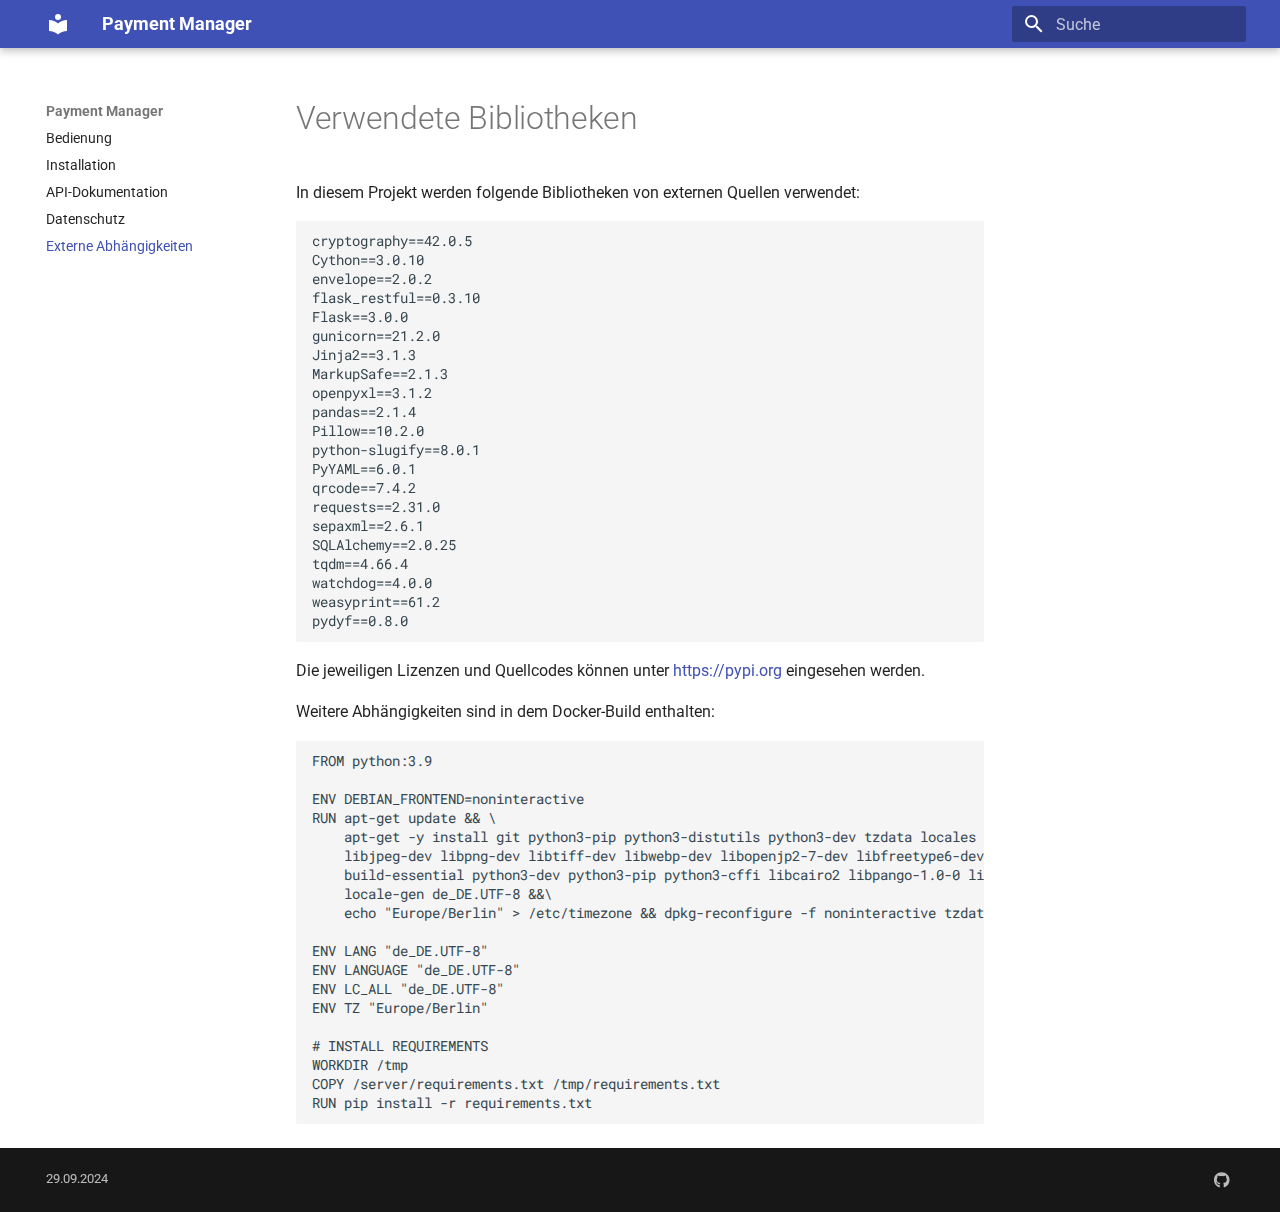
<file: reqs/index.html>
<!doctype html>
<html lang="de" class="no-js">
  <head>
    
      <meta charset="utf-8">
      <meta name="viewport" content="width=device-width,initial-scale=1">
      
      
      
        <link rel="canonical" href="https://tna76874.github.io/payment_manager/reqs/">
      
      
        <link rel="prev" href="../datenschutz/">
      
      
      
      <link rel="icon" href="../assets/images/favicon.png">
      <meta name="generator" content="mkdocs-1.6.1, mkdocs-material-9.5.39">
    
    
      
        <title>Externe Abhängigkeiten - Payment Manager</title>
      
    
    
      <link rel="stylesheet" href="../assets/stylesheets/main.8c3ca2c6.min.css">
      
      


    
    
      
    
    
      
        
        
        <link rel="preconnect" href="https://fonts.gstatic.com" crossorigin>
        <link rel="stylesheet" href="https://fonts.googleapis.com/css?family=Roboto:300,300i,400,400i,700,700i%7CRoboto+Mono:400,400i,700,700i&display=fallback">
        <style>:root{--md-text-font:"Roboto";--md-code-font:"Roboto Mono"}</style>
      
    
    
    <script>__md_scope=new URL("..",location),__md_hash=e=>[...e].reduce(((e,_)=>(e<<5)-e+_.charCodeAt(0)),0),__md_get=(e,_=localStorage,t=__md_scope)=>JSON.parse(_.getItem(t.pathname+"."+e)),__md_set=(e,_,t=localStorage,a=__md_scope)=>{try{t.setItem(a.pathname+"."+e,JSON.stringify(_))}catch(e){}}</script>
    
      

    
    
    
   <link href="../assets/stylesheets/glightbox.min.css" rel="stylesheet"/><style>
    html.glightbox-open { overflow: initial; height: 100%; }
    .gslide-title { margin-top: 0px; user-select: text; }
    .gslide-desc { color: #666; user-select: text; }
    .gslide-image img { background: white; }
    .gscrollbar-fixer { padding-right: 15px; }
    .gdesc-inner { font-size: 0.75rem; }
    body[data-md-color-scheme="slate"] .gdesc-inner { background: var(--md-default-bg-color);}
    body[data-md-color-scheme="slate"] .gslide-title { color: var(--md-default-fg-color);}
    body[data-md-color-scheme="slate"] .gslide-desc { color: var(--md-default-fg-color);}</style> <script src="../assets/javascripts/glightbox.min.js"></script></head>
  
  
    <body dir="ltr">
  
    
    <input class="md-toggle" data-md-toggle="drawer" type="checkbox" id="__drawer" autocomplete="off">
    <input class="md-toggle" data-md-toggle="search" type="checkbox" id="__search" autocomplete="off">
    <label class="md-overlay" for="__drawer"></label>
    <div data-md-component="skip">
      
        
        <a href="#verwendete-bibliotheken" class="md-skip">
          Zum Inhalt
        </a>
      
    </div>
    <div data-md-component="announce">
      
    </div>
    
    
      

  

<header class="md-header md-header--shadow" data-md-component="header">
  <nav class="md-header__inner md-grid" aria-label="Kopfzeile">
    <a href=".." title="Payment Manager" class="md-header__button md-logo" aria-label="Payment Manager" data-md-component="logo">
      
  
  <svg xmlns="http://www.w3.org/2000/svg" viewBox="0 0 24 24"><path d="M12 8a3 3 0 0 0 3-3 3 3 0 0 0-3-3 3 3 0 0 0-3 3 3 3 0 0 0 3 3m0 3.54C9.64 9.35 6.5 8 3 8v11c3.5 0 6.64 1.35 9 3.54 2.36-2.19 5.5-3.54 9-3.54V8c-3.5 0-6.64 1.35-9 3.54"/></svg>

    </a>
    <label class="md-header__button md-icon" for="__drawer">
      
      <svg xmlns="http://www.w3.org/2000/svg" viewBox="0 0 24 24"><path d="M3 6h18v2H3zm0 5h18v2H3zm0 5h18v2H3z"/></svg>
    </label>
    <div class="md-header__title" data-md-component="header-title">
      <div class="md-header__ellipsis">
        <div class="md-header__topic">
          <span class="md-ellipsis">
            Payment Manager
          </span>
        </div>
        <div class="md-header__topic" data-md-component="header-topic">
          <span class="md-ellipsis">
            
              Externe Abhängigkeiten
            
          </span>
        </div>
      </div>
    </div>
    
    
      <script>var palette=__md_get("__palette");if(palette&&palette.color){if("(prefers-color-scheme)"===palette.color.media){var media=matchMedia("(prefers-color-scheme: light)"),input=document.querySelector(media.matches?"[data-md-color-media='(prefers-color-scheme: light)']":"[data-md-color-media='(prefers-color-scheme: dark)']");palette.color.media=input.getAttribute("data-md-color-media"),palette.color.scheme=input.getAttribute("data-md-color-scheme"),palette.color.primary=input.getAttribute("data-md-color-primary"),palette.color.accent=input.getAttribute("data-md-color-accent")}for(var[key,value]of Object.entries(palette.color))document.body.setAttribute("data-md-color-"+key,value)}</script>
    
    
    
      <label class="md-header__button md-icon" for="__search">
        
        <svg xmlns="http://www.w3.org/2000/svg" viewBox="0 0 24 24"><path d="M9.5 3A6.5 6.5 0 0 1 16 9.5c0 1.61-.59 3.09-1.56 4.23l.27.27h.79l5 5-1.5 1.5-5-5v-.79l-.27-.27A6.52 6.52 0 0 1 9.5 16 6.5 6.5 0 0 1 3 9.5 6.5 6.5 0 0 1 9.5 3m0 2C7 5 5 7 5 9.5S7 14 9.5 14 14 12 14 9.5 12 5 9.5 5"/></svg>
      </label>
      <div class="md-search" data-md-component="search" role="dialog">
  <label class="md-search__overlay" for="__search"></label>
  <div class="md-search__inner" role="search">
    <form class="md-search__form" name="search">
      <input type="text" class="md-search__input" name="query" aria-label="Suche" placeholder="Suche" autocapitalize="off" autocorrect="off" autocomplete="off" spellcheck="false" data-md-component="search-query" required>
      <label class="md-search__icon md-icon" for="__search">
        
        <svg xmlns="http://www.w3.org/2000/svg" viewBox="0 0 24 24"><path d="M9.5 3A6.5 6.5 0 0 1 16 9.5c0 1.61-.59 3.09-1.56 4.23l.27.27h.79l5 5-1.5 1.5-5-5v-.79l-.27-.27A6.52 6.52 0 0 1 9.5 16 6.5 6.5 0 0 1 3 9.5 6.5 6.5 0 0 1 9.5 3m0 2C7 5 5 7 5 9.5S7 14 9.5 14 14 12 14 9.5 12 5 9.5 5"/></svg>
        
        <svg xmlns="http://www.w3.org/2000/svg" viewBox="0 0 24 24"><path d="M20 11v2H8l5.5 5.5-1.42 1.42L4.16 12l7.92-7.92L13.5 5.5 8 11z"/></svg>
      </label>
      <nav class="md-search__options" aria-label="Suche">
        
        <button type="reset" class="md-search__icon md-icon" title="Zurücksetzen" aria-label="Zurücksetzen" tabindex="-1">
          
          <svg xmlns="http://www.w3.org/2000/svg" viewBox="0 0 24 24"><path d="M19 6.41 17.59 5 12 10.59 6.41 5 5 6.41 10.59 12 5 17.59 6.41 19 12 13.41 17.59 19 19 17.59 13.41 12z"/></svg>
        </button>
      </nav>
      
    </form>
    <div class="md-search__output">
      <div class="md-search__scrollwrap" tabindex="0" data-md-scrollfix>
        <div class="md-search-result" data-md-component="search-result">
          <div class="md-search-result__meta">
            Suche wird initialisiert
          </div>
          <ol class="md-search-result__list" role="presentation"></ol>
        </div>
      </div>
    </div>
  </div>
</div>
    
    
  </nav>
  
</header>
    
    <div class="md-container" data-md-component="container">
      
      
        
          
        
      
      <main class="md-main" data-md-component="main">
        <div class="md-main__inner md-grid">
          
            
              
              <div class="md-sidebar md-sidebar--primary" data-md-component="sidebar" data-md-type="navigation" >
                <div class="md-sidebar__scrollwrap">
                  <div class="md-sidebar__inner">
                    



<nav class="md-nav md-nav--primary" aria-label="Navigation" data-md-level="0">
  <label class="md-nav__title" for="__drawer">
    <a href=".." title="Payment Manager" class="md-nav__button md-logo" aria-label="Payment Manager" data-md-component="logo">
      
  
  <svg xmlns="http://www.w3.org/2000/svg" viewBox="0 0 24 24"><path d="M12 8a3 3 0 0 0 3-3 3 3 0 0 0-3-3 3 3 0 0 0-3 3 3 3 0 0 0 3 3m0 3.54C9.64 9.35 6.5 8 3 8v11c3.5 0 6.64 1.35 9 3.54 2.36-2.19 5.5-3.54 9-3.54V8c-3.5 0-6.64 1.35-9 3.54"/></svg>

    </a>
    Payment Manager
  </label>
  
  <ul class="md-nav__list" data-md-scrollfix>
    
      
      
  
  
  
  
    <li class="md-nav__item">
      <a href=".." class="md-nav__link">
        
  
  <span class="md-ellipsis">
    Bedienung
  </span>
  

      </a>
    </li>
  

    
      
      
  
  
  
  
    <li class="md-nav__item">
      <a href="../deploy/" class="md-nav__link">
        
  
  <span class="md-ellipsis">
    Installation
  </span>
  

      </a>
    </li>
  

    
      
      
  
  
  
  
    <li class="md-nav__item">
      <a href="../api/" class="md-nav__link">
        
  
  <span class="md-ellipsis">
    API-Dokumentation
  </span>
  

      </a>
    </li>
  

    
      
      
  
  
  
  
    <li class="md-nav__item">
      <a href="../datenschutz/" class="md-nav__link">
        
  
  <span class="md-ellipsis">
    Datenschutz
  </span>
  

      </a>
    </li>
  

    
      
      
  
  
    
  
  
  
    <li class="md-nav__item md-nav__item--active">
      
      <input class="md-nav__toggle md-toggle" type="checkbox" id="__toc">
      
      
        
      
      
      <a href="./" class="md-nav__link md-nav__link--active">
        
  
  <span class="md-ellipsis">
    Externe Abhängigkeiten
  </span>
  

      </a>
      
    </li>
  

    
  </ul>
</nav>
                  </div>
                </div>
              </div>
            
            
              
              <div class="md-sidebar md-sidebar--secondary" data-md-component="sidebar" data-md-type="toc" >
                <div class="md-sidebar__scrollwrap">
                  <div class="md-sidebar__inner">
                    

<nav class="md-nav md-nav--secondary" aria-label="Inhaltsverzeichnis">
  
  
  
    
  
  
</nav>
                  </div>
                </div>
              </div>
            
          
          
            <div class="md-content" data-md-component="content">
              <article class="md-content__inner md-typeset">
                
                  


<h1 id="verwendete-bibliotheken">Verwendete Bibliotheken</h1>
<p>In diesem Projekt werden folgende Bibliotheken von externen Quellen verwendet:</p>
<pre><code>cryptography==42.0.5
Cython==3.0.10
envelope==2.0.2
flask_restful==0.3.10
Flask==3.0.0
gunicorn==21.2.0
Jinja2==3.1.3
MarkupSafe==2.1.3
openpyxl==3.1.2
pandas==2.1.4
Pillow==10.2.0
python-slugify==8.0.1
PyYAML==6.0.1
qrcode==7.4.2
requests==2.31.0
sepaxml==2.6.1
SQLAlchemy==2.0.25
tqdm==4.66.4
watchdog==4.0.0
weasyprint==61.2
pydyf==0.8.0
</code></pre>
<p>Die jeweiligen Lizenzen und Quellcodes können unter <a href="https://pypi.org">https://pypi.org</a> eingesehen werden.</p>
<p>Weitere Abhängigkeiten sind in dem Docker-Build enthalten:</p>
<pre><code>FROM python:3.9

ENV DEBIAN_FRONTEND=noninteractive
RUN apt-get update &amp;&amp; \
    apt-get -y install git python3-pip python3-distutils python3-dev tzdata locales locales-all fonts-wqy-microhei fonts-wqy-zenhei fontconfig libxt6 libxrender1 \
    libjpeg-dev libpng-dev libtiff-dev libwebp-dev libopenjp2-7-dev libfreetype6-dev liblcms2-dev libmagickwand-dev libx11-dev fonts-courier-prime \
    build-essential python3-dev python3-pip python3-cffi libcairo2 libpango-1.0-0 libpangocairo-1.0-0 libgdk-pixbuf2.0-0 libffi-dev shared-mime-info &amp;&amp; \
    locale-gen de_DE.UTF-8 &amp;&amp;\
    echo &quot;Europe/Berlin&quot; &gt; /etc/timezone &amp;&amp; dpkg-reconfigure -f noninteractive tzdata

ENV LANG &quot;de_DE.UTF-8&quot;
ENV LANGUAGE &quot;de_DE.UTF-8&quot;
ENV LC_ALL &quot;de_DE.UTF-8&quot;
ENV TZ &quot;Europe/Berlin&quot;

# INSTALL REQUIREMENTS
WORKDIR /tmp
COPY /server/requirements.txt /tmp/requirements.txt
RUN pip install -r requirements.txt
</code></pre>












                
              </article>
            </div>
          
          
<script>var target=document.getElementById(location.hash.slice(1));target&&target.name&&(target.checked=target.name.startsWith("__tabbed_"))</script>
        </div>
        
      </main>
      
        <footer class="md-footer">
  
  <div class="md-footer-meta md-typeset">
    <div class="md-footer-meta__inner md-grid">
      <div class="md-copyright">
  
    <div class="md-copyright__highlight">
      29.09.2024
    </div>
  
  
</div>
      
        <div class="md-social">
  
    
    
    
    
    <a href="https://github.com/tna76874/payment_manager" target="_blank" rel="noopener" title="tna76874" class="md-social__link">
      <svg xmlns="http://www.w3.org/2000/svg" viewBox="0 0 496 512"><!--! Font Awesome Free 6.6.0 by @fontawesome - https://fontawesome.com License - https://fontawesome.com/license/free (Icons: CC BY 4.0, Fonts: SIL OFL 1.1, Code: MIT License) Copyright 2024 Fonticons, Inc.--><path d="M165.9 397.4c0 2-2.3 3.6-5.2 3.6-3.3.3-5.6-1.3-5.6-3.6 0-2 2.3-3.6 5.2-3.6 3-.3 5.6 1.3 5.6 3.6m-31.1-4.5c-.7 2 1.3 4.3 4.3 4.9 2.6 1 5.6 0 6.2-2s-1.3-4.3-4.3-5.2c-2.6-.7-5.5.3-6.2 2.3m44.2-1.7c-2.9.7-4.9 2.6-4.6 4.9.3 2 2.9 3.3 5.9 2.6 2.9-.7 4.9-2.6 4.6-4.6-.3-1.9-3-3.2-5.9-2.9M244.8 8C106.1 8 0 113.3 0 252c0 110.9 69.8 205.8 169.5 239.2 12.8 2.3 17.3-5.6 17.3-12.1 0-6.2-.3-40.4-.3-61.4 0 0-70 15-84.7-29.8 0 0-11.4-29.1-27.8-36.6 0 0-22.9-15.7 1.6-15.4 0 0 24.9 2 38.6 25.8 21.9 38.6 58.6 27.5 72.9 20.9 2.3-16 8.8-27.1 16-33.7-55.9-6.2-112.3-14.3-112.3-110.5 0-27.5 7.6-41.3 23.6-58.9-2.6-6.5-11.1-33.3 2.6-67.9 20.9-6.5 69 27 69 27 20-5.6 41.5-8.5 62.8-8.5s42.8 2.9 62.8 8.5c0 0 48.1-33.6 69-27 13.7 34.7 5.2 61.4 2.6 67.9 16 17.7 25.8 31.5 25.8 58.9 0 96.5-58.9 104.2-114.8 110.5 9.2 7.9 17 22.9 17 46.4 0 33.7-.3 75.4-.3 83.6 0 6.5 4.6 14.4 17.3 12.1C428.2 457.8 496 362.9 496 252 496 113.3 383.5 8 244.8 8M97.2 352.9c-1.3 1-1 3.3.7 5.2 1.6 1.6 3.9 2.3 5.2 1 1.3-1 1-3.3-.7-5.2-1.6-1.6-3.9-2.3-5.2-1m-10.8-8.1c-.7 1.3.3 2.9 2.3 3.9 1.6 1 3.6.7 4.3-.7.7-1.3-.3-2.9-2.3-3.9-2-.6-3.6-.3-4.3.7m32.4 35.6c-1.6 1.3-1 4.3 1.3 6.2 2.3 2.3 5.2 2.6 6.5 1 1.3-1.3.7-4.3-1.3-6.2-2.2-2.3-5.2-2.6-6.5-1m-11.4-14.7c-1.6 1-1.6 3.6 0 5.9s4.3 3.3 5.6 2.3c1.6-1.3 1.6-3.9 0-6.2-1.4-2.3-4-3.3-5.6-2"/></svg>
    </a>
  
</div>
      
    </div>
  </div>
</footer>
      
    </div>
    <div class="md-dialog" data-md-component="dialog">
      <div class="md-dialog__inner md-typeset"></div>
    </div>
    
    
    <script id="__config" type="application/json">{"base": "..", "features": [], "search": "../assets/javascripts/workers/search.6ce7567c.min.js", "translations": {"clipboard.copied": "In Zwischenablage kopiert", "clipboard.copy": "In Zwischenablage kopieren", "search.result.more.one": "1 weiteres Suchergebnis auf dieser Seite", "search.result.more.other": "# weitere Suchergebnisse auf dieser Seite", "search.result.none": "Keine Suchergebnisse", "search.result.one": "1 Suchergebnis", "search.result.other": "# Suchergebnisse", "search.result.placeholder": "Suchbegriff eingeben", "search.result.term.missing": "Es fehlt", "select.version": "Version ausw\u00e4hlen"}}</script>
    
    
      <script src="../assets/javascripts/bundle.525ec568.min.js"></script>
      
    
  <script id="init-glightbox">const lightbox = GLightbox({"touchNavigation": true, "loop": false, "zoomable": true, "draggable": true, "openEffect": "zoom", "closeEffect": "zoom", "slideEffect": "slide"});
document$.subscribe(() => { lightbox.reload() });
</script></body>
</html>
</file>
<file: assets/stylesheets/main.8c3ca2c6.min.css>
@charset "UTF-8";html{-webkit-text-size-adjust:none;-moz-text-size-adjust:none;text-size-adjust:none;box-sizing:border-box}*,:after,:before{box-sizing:inherit}@media (prefers-reduced-motion){*,:after,:before{transition:none!important}}body{margin:0}a,button,input,label{-webkit-tap-highlight-color:transparent}a{color:inherit;text-decoration:none}hr{border:0;box-sizing:initial;display:block;height:.05rem;overflow:visible;padding:0}small{font-size:80%}sub,sup{line-height:1em}img{border-style:none}table{border-collapse:initial;border-spacing:0}td,th{font-weight:400;vertical-align:top}button{background:#0000;border:0;font-family:inherit;font-size:inherit;margin:0;padding:0}input{border:0;outline:none}:root{--md-primary-fg-color:#4051b5;--md-primary-fg-color--light:#5d6cc0;--md-primary-fg-color--dark:#303fa1;--md-primary-bg-color:#fff;--md-primary-bg-color--light:#ffffffb3;--md-accent-fg-color:#526cfe;--md-accent-fg-color--transparent:#526cfe1a;--md-accent-bg-color:#fff;--md-accent-bg-color--light:#ffffffb3}[data-md-color-scheme=default]{color-scheme:light}[data-md-color-scheme=default] img[src$="#gh-dark-mode-only"],[data-md-color-scheme=default] img[src$="#only-dark"]{display:none}:root,[data-md-color-scheme=default]{--md-hue:225deg;--md-default-fg-color:#000000de;--md-default-fg-color--light:#0000008a;--md-default-fg-color--lighter:#00000052;--md-default-fg-color--lightest:#00000012;--md-default-bg-color:#fff;--md-default-bg-color--light:#ffffffb3;--md-default-bg-color--lighter:#ffffff4d;--md-default-bg-color--lightest:#ffffff1f;--md-code-fg-color:#36464e;--md-code-bg-color:#f5f5f5;--md-code-hl-color:#4287ff;--md-code-hl-color--light:#4287ff1a;--md-code-hl-number-color:#d52a2a;--md-code-hl-special-color:#db1457;--md-code-hl-function-color:#a846b9;--md-code-hl-constant-color:#6e59d9;--md-code-hl-keyword-color:#3f6ec6;--md-code-hl-string-color:#1c7d4d;--md-code-hl-name-color:var(--md-code-fg-color);--md-code-hl-operator-color:var(--md-default-fg-color--light);--md-code-hl-punctuation-color:var(--md-default-fg-color--light);--md-code-hl-comment-color:var(--md-default-fg-color--light);--md-code-hl-generic-color:var(--md-default-fg-color--light);--md-code-hl-variable-color:var(--md-default-fg-color--light);--md-typeset-color:var(--md-default-fg-color);--md-typeset-a-color:var(--md-primary-fg-color);--md-typeset-del-color:#f5503d26;--md-typeset-ins-color:#0bd57026;--md-typeset-kbd-color:#fafafa;--md-typeset-kbd-accent-color:#fff;--md-typeset-kbd-border-color:#b8b8b8;--md-typeset-mark-color:#ffff0080;--md-typeset-table-color:#0000001f;--md-typeset-table-color--light:rgba(0,0,0,.035);--md-admonition-fg-color:var(--md-default-fg-color);--md-admonition-bg-color:var(--md-default-bg-color);--md-warning-fg-color:#000000de;--md-warning-bg-color:#ff9;--md-footer-fg-color:#fff;--md-footer-fg-color--light:#ffffffb3;--md-footer-fg-color--lighter:#ffffff73;--md-footer-bg-color:#000000de;--md-footer-bg-color--dark:#00000052;--md-shadow-z1:0 0.2rem 0.5rem #0000000d,0 0 0.05rem #0000001a;--md-shadow-z2:0 0.2rem 0.5rem #0000001a,0 0 0.05rem #00000040;--md-shadow-z3:0 0.2rem 0.5rem #0003,0 0 0.05rem #00000059}.md-icon svg{fill:currentcolor;display:block;height:1.2rem;width:1.2rem}body{-webkit-font-smoothing:antialiased;-moz-osx-font-smoothing:grayscale;--md-text-font-family:var(--md-text-font,_),-apple-system,BlinkMacSystemFont,Helvetica,Arial,sans-serif;--md-code-font-family:var(--md-code-font,_),SFMono-Regular,Consolas,Menlo,monospace}aside,body,input{font-feature-settings:"kern","liga";color:var(--md-typeset-color);font-family:var(--md-text-font-family)}code,kbd,pre{font-feature-settings:"kern";font-family:var(--md-code-font-family)}:root{--md-typeset-table-sort-icon:url('data:image/svg+xml;charset=utf-8,<svg xmlns="http://www.w3.org/2000/svg" viewBox="0 0 24 24"><path d="m18 21-4-4h3V7h-3l4-4 4 4h-3v10h3M2 19v-2h10v2M2 13v-2h7v2M2 7V5h4v2z"/></svg>');--md-typeset-table-sort-icon--asc:url('data:image/svg+xml;charset=utf-8,<svg xmlns="http://www.w3.org/2000/svg" viewBox="0 0 24 24"><path d="M19 17h3l-4 4-4-4h3V3h2M2 17h10v2H2M6 5v2H2V5m0 6h7v2H2z"/></svg>');--md-typeset-table-sort-icon--desc:url('data:image/svg+xml;charset=utf-8,<svg xmlns="http://www.w3.org/2000/svg" viewBox="0 0 24 24"><path d="M19 7h3l-4-4-4 4h3v14h2M2 17h10v2H2M6 5v2H2V5m0 6h7v2H2z"/></svg>')}.md-typeset{-webkit-print-color-adjust:exact;color-adjust:exact;font-size:.8rem;line-height:1.6}@media print{.md-typeset{font-size:.68rem}}.md-typeset blockquote,.md-typeset dl,.md-typeset figure,.md-typeset ol,.md-typeset pre,.md-typeset ul{margin-bottom:1em;margin-top:1em}.md-typeset h1{color:var(--md-default-fg-color--light);font-size:2em;line-height:1.3;margin:0 0 1.25em}.md-typeset h1,.md-typeset h2{font-weight:300;letter-spacing:-.01em}.md-typeset h2{font-size:1.5625em;line-height:1.4;margin:1.6em 0 .64em}.md-typeset h3{font-size:1.25em;font-weight:400;letter-spacing:-.01em;line-height:1.5;margin:1.6em 0 .8em}.md-typeset h2+h3{margin-top:.8em}.md-typeset h4{font-weight:700;letter-spacing:-.01em;margin:1em 0}.md-typeset h5,.md-typeset h6{color:var(--md-default-fg-color--light);font-size:.8em;font-weight:700;letter-spacing:-.01em;margin:1.25em 0}.md-typeset h5{text-transform:uppercase}.md-typeset hr{border-bottom:.05rem solid var(--md-default-fg-color--lightest);display:flow-root;margin:1.5em 0}.md-typeset a{color:var(--md-typeset-a-color);word-break:break-word}.md-typeset a,.md-typeset a:before{transition:color 125ms}.md-typeset a:focus,.md-typeset a:hover{color:var(--md-accent-fg-color)}.md-typeset a:focus code,.md-typeset a:hover code{background-color:var(--md-accent-fg-color--transparent)}.md-typeset a code{color:currentcolor;transition:background-color 125ms}.md-typeset a.focus-visible{outline-color:var(--md-accent-fg-color);outline-offset:.2rem}.md-typeset code,.md-typeset kbd,.md-typeset pre{color:var(--md-code-fg-color);direction:ltr;font-variant-ligatures:none}@media print{.md-typeset code,.md-typeset kbd,.md-typeset pre{white-space:pre-wrap}}.md-typeset code{background-color:var(--md-code-bg-color);border-radius:.1rem;-webkit-box-decoration-break:clone;box-decoration-break:clone;font-size:.85em;padding:0 .2941176471em;word-break:break-word}.md-typeset code:not(.focus-visible){-webkit-tap-highlight-color:transparent;outline:none}.md-typeset pre{display:flow-root;line-height:1.4;position:relative}.md-typeset pre>code{-webkit-box-decoration-break:slice;box-decoration-break:slice;box-shadow:none;display:block;margin:0;outline-color:var(--md-accent-fg-color);overflow:auto;padding:.7720588235em 1.1764705882em;scrollbar-color:var(--md-default-fg-color--lighter) #0000;scrollbar-width:thin;touch-action:auto;word-break:normal}.md-typeset pre>code:hover{scrollbar-color:var(--md-accent-fg-color) #0000}.md-typeset pre>code::-webkit-scrollbar{height:.2rem;width:.2rem}.md-typeset pre>code::-webkit-scrollbar-thumb{background-color:var(--md-default-fg-color--lighter)}.md-typeset pre>code::-webkit-scrollbar-thumb:hover{background-color:var(--md-accent-fg-color)}.md-typeset kbd{background-color:var(--md-typeset-kbd-color);border-radius:.1rem;box-shadow:0 .1rem 0 .05rem var(--md-typeset-kbd-border-color),0 .1rem 0 var(--md-typeset-kbd-border-color),0 -.1rem .2rem var(--md-typeset-kbd-accent-color) inset;color:var(--md-default-fg-color);display:inline-block;font-size:.75em;padding:0 .6666666667em;vertical-align:text-top;word-break:break-word}.md-typeset mark{background-color:var(--md-typeset-mark-color);-webkit-box-decoration-break:clone;box-decoration-break:clone;color:inherit;word-break:break-word}.md-typeset abbr{border-bottom:.05rem dotted var(--md-default-fg-color--light);cursor:help;text-decoration:none}.md-typeset small{opacity:.75}[dir=ltr] .md-typeset sub,[dir=ltr] .md-typeset sup{margin-left:.078125em}[dir=rtl] .md-typeset sub,[dir=rtl] .md-typeset sup{margin-right:.078125em}[dir=ltr] .md-typeset blockquote{padding-left:.6rem}[dir=rtl] .md-typeset blockquote{padding-right:.6rem}[dir=ltr] .md-typeset blockquote{border-left:.2rem solid var(--md-default-fg-color--lighter)}[dir=rtl] .md-typeset blockquote{border-right:.2rem solid var(--md-default-fg-color--lighter)}.md-typeset blockquote{color:var(--md-default-fg-color--light);margin-left:0;margin-right:0}.md-typeset ul{list-style-type:disc}.md-typeset ul[type]{list-style-type:revert-layer}[dir=ltr] .md-typeset ol,[dir=ltr] .md-typeset ul{margin-left:.625em}[dir=rtl] .md-typeset ol,[dir=rtl] .md-typeset ul{margin-right:.625em}.md-typeset ol,.md-typeset ul{padding:0}.md-typeset ol:not([hidden]),.md-typeset ul:not([hidden]){display:flow-root}.md-typeset ol ol,.md-typeset ul ol{list-style-type:lower-alpha}.md-typeset ol ol ol,.md-typeset ul ol ol{list-style-type:lower-roman}.md-typeset ol ol ol ol,.md-typeset ul ol ol ol{list-style-type:upper-alpha}.md-typeset ol ol ol ol ol,.md-typeset ul ol ol ol ol{list-style-type:upper-roman}.md-typeset ol[type],.md-typeset ul[type]{list-style-type:revert-layer}[dir=ltr] .md-typeset ol li,[dir=ltr] .md-typeset ul li{margin-left:1.25em}[dir=rtl] .md-typeset ol li,[dir=rtl] .md-typeset ul li{margin-right:1.25em}.md-typeset ol li,.md-typeset ul li{margin-bottom:.5em}.md-typeset ol li blockquote,.md-typeset ol li p,.md-typeset ul li blockquote,.md-typeset ul li p{margin:.5em 0}.md-typeset ol li:last-child,.md-typeset ul li:last-child{margin-bottom:0}[dir=ltr] .md-typeset ol li ol,[dir=ltr] .md-typeset ol li ul,[dir=ltr] .md-typeset ul li ol,[dir=ltr] .md-typeset ul li ul{margin-left:.625em}[dir=rtl] .md-typeset ol li ol,[dir=rtl] .md-typeset ol li ul,[dir=rtl] .md-typeset ul li ol,[dir=rtl] .md-typeset ul li ul{margin-right:.625em}.md-typeset ol li ol,.md-typeset ol li ul,.md-typeset ul li ol,.md-typeset ul li ul{margin-bottom:.5em;margin-top:.5em}[dir=ltr] .md-typeset dd{margin-left:1.875em}[dir=rtl] .md-typeset dd{margin-right:1.875em}.md-typeset dd{margin-bottom:1.5em;margin-top:1em}.md-typeset img,.md-typeset svg,.md-typeset video{height:auto;max-width:100%}.md-typeset img[align=left]{margin:1em 1em 1em 0}.md-typeset img[align=right]{margin:1em 0 1em 1em}.md-typeset img[align]:only-child{margin-top:0}.md-typeset figure{display:flow-root;margin:1em auto;max-width:100%;text-align:center;width:-moz-fit-content;width:fit-content}.md-typeset figure img{display:block;margin:0 auto}.md-typeset figcaption{font-style:italic;margin:1em auto;max-width:24rem}.md-typeset iframe{max-width:100%}.md-typeset table:not([class]){background-color:var(--md-default-bg-color);border:.05rem solid var(--md-typeset-table-color);border-radius:.1rem;display:inline-block;font-size:.64rem;max-width:100%;overflow:auto;touch-action:auto}@media print{.md-typeset table:not([class]){display:table}}.md-typeset table:not([class])+*{margin-top:1.5em}.md-typeset table:not([class]) td>:first-child,.md-typeset table:not([class]) th>:first-child{margin-top:0}.md-typeset table:not([class]) td>:last-child,.md-typeset table:not([class]) th>:last-child{margin-bottom:0}.md-typeset table:not([class]) td:not([align]),.md-typeset table:not([class]) th:not([align]){text-align:left}[dir=rtl] .md-typeset table:not([class]) td:not([align]),[dir=rtl] .md-typeset table:not([class]) th:not([align]){text-align:right}.md-typeset table:not([class]) th{font-weight:700;min-width:5rem;padding:.9375em 1.25em;vertical-align:top}.md-typeset table:not([class]) td{border-top:.05rem solid var(--md-typeset-table-color);padding:.9375em 1.25em;vertical-align:top}.md-typeset table:not([class]) tbody tr{transition:background-color 125ms}.md-typeset table:not([class]) tbody tr:hover{background-color:var(--md-typeset-table-color--light);box-shadow:0 .05rem 0 var(--md-default-bg-color) inset}.md-typeset table:not([class]) a{word-break:normal}.md-typeset table th[role=columnheader]{cursor:pointer}[dir=ltr] .md-typeset table th[role=columnheader]:after{margin-left:.5em}[dir=rtl] .md-typeset table th[role=columnheader]:after{margin-right:.5em}.md-typeset table th[role=columnheader]:after{content:"";display:inline-block;height:1.2em;-webkit-mask-image:var(--md-typeset-table-sort-icon);mask-image:var(--md-typeset-table-sort-icon);-webkit-mask-repeat:no-repeat;mask-repeat:no-repeat;-webkit-mask-size:contain;mask-size:contain;transition:background-color 125ms;vertical-align:text-bottom;width:1.2em}.md-typeset table th[role=columnheader]:hover:after{background-color:var(--md-default-fg-color--lighter)}.md-typeset table th[role=columnheader][aria-sort=ascending]:after{background-color:var(--md-default-fg-color--light);-webkit-mask-image:var(--md-typeset-table-sort-icon--asc);mask-image:var(--md-typeset-table-sort-icon--asc)}.md-typeset table th[role=columnheader][aria-sort=descending]:after{background-color:var(--md-default-fg-color--light);-webkit-mask-image:var(--md-typeset-table-sort-icon--desc);mask-image:var(--md-typeset-table-sort-icon--desc)}.md-typeset__scrollwrap{margin:1em -.8rem;overflow-x:auto;touch-action:auto}.md-typeset__table{display:inline-block;margin-bottom:.5em;padding:0 .8rem}@media print{.md-typeset__table{display:block}}html .md-typeset__table table{display:table;margin:0;overflow:hidden;width:100%}@media screen and (max-width:44.984375em){.md-content__inner>pre{margin:1em -.8rem}.md-content__inner>pre code{border-radius:0}}.md-typeset .md-author{border-radius:100%;display:block;flex-shrink:0;height:1.6rem;overflow:hidden;position:relative;transition:color 125ms,transform 125ms;width:1.6rem}.md-typeset .md-author img{display:block}.md-typeset .md-author--more{background:var(--md-default-fg-color--lightest);color:var(--md-default-fg-color--lighter);font-size:.6rem;font-weight:700;line-height:1.6rem;text-align:center}.md-typeset .md-author--long{height:2.4rem;width:2.4rem}.md-typeset a.md-author{transform:scale(1)}.md-typeset a.md-author img{border-radius:100%;filter:grayscale(100%) opacity(75%);transition:filter 125ms}.md-typeset a.md-author:focus,.md-typeset a.md-author:hover{transform:scale(1.1);z-index:1}.md-typeset a.md-author:focus img,.md-typeset a.md-author:hover img{filter:grayscale(0)}.md-banner{background-color:var(--md-footer-bg-color);color:var(--md-footer-fg-color);overflow:auto}@media print{.md-banner{display:none}}.md-banner--warning{background-color:var(--md-warning-bg-color);color:var(--md-warning-fg-color)}.md-banner__inner{font-size:.7rem;margin:.6rem auto;padding:0 .8rem}[dir=ltr] .md-banner__button{float:right}[dir=rtl] .md-banner__button{float:left}.md-banner__button{color:inherit;cursor:pointer;transition:opacity .25s}.no-js .md-banner__button{display:none}.md-banner__button:hover{opacity:.7}html{font-size:125%;height:100%;overflow-x:hidden}@media screen and (min-width:100em){html{font-size:137.5%}}@media screen and (min-width:125em){html{font-size:150%}}body{background-color:var(--md-default-bg-color);display:flex;flex-direction:column;font-size:.5rem;min-height:100%;position:relative;width:100%}@media print{body{display:block}}@media screen and (max-width:59.984375em){body[data-md-scrolllock]{position:fixed}}.md-grid{margin-left:auto;margin-right:auto;max-width:61rem}.md-container{display:flex;flex-direction:column;flex-grow:1}@media print{.md-container{display:block}}.md-main{flex-grow:1}.md-main__inner{display:flex;height:100%;margin-top:1.5rem}.md-ellipsis{overflow:hidden;text-overflow:ellipsis}.md-toggle{display:none}.md-option{height:0;opacity:0;position:absolute;width:0}.md-option:checked+label:not([hidden]){display:block}.md-option.focus-visible+label{outline-color:var(--md-accent-fg-color);outline-style:auto}.md-skip{background-color:var(--md-default-fg-color);border-radius:.1rem;color:var(--md-default-bg-color);font-size:.64rem;margin:.5rem;opacity:0;outline-color:var(--md-accent-fg-color);padding:.3rem .5rem;position:fixed;transform:translateY(.4rem);z-index:-1}.md-skip:focus{opacity:1;transform:translateY(0);transition:transform .25s cubic-bezier(.4,0,.2,1),opacity 175ms 75ms;z-index:10}@page{margin:25mm}:root{--md-clipboard-icon:url('data:image/svg+xml;charset=utf-8,<svg xmlns="http://www.w3.org/2000/svg" viewBox="0 0 24 24"><path d="M19 21H8V7h11m0-2H8a2 2 0 0 0-2 2v14a2 2 0 0 0 2 2h11a2 2 0 0 0 2-2V7a2 2 0 0 0-2-2m-3-4H4a2 2 0 0 0-2 2v14h2V3h12z"/></svg>')}.md-clipboard{border-radius:.1rem;color:var(--md-default-fg-color--lightest);cursor:pointer;height:1.5em;outline-color:var(--md-accent-fg-color);outline-offset:.1rem;position:absolute;right:.5em;top:.5em;transition:color .25s;width:1.5em;z-index:1}@media print{.md-clipboard{display:none}}.md-clipboard:not(.focus-visible){-webkit-tap-highlight-color:transparent;outline:none}:hover>.md-clipboard{color:var(--md-default-fg-color--light)}.md-clipboard:focus,.md-clipboard:hover{color:var(--md-accent-fg-color)}.md-clipboard:after{background-color:currentcolor;content:"";display:block;height:1.125em;margin:0 auto;-webkit-mask-image:var(--md-clipboard-icon);mask-image:var(--md-clipboard-icon);-webkit-mask-position:center;mask-position:center;-webkit-mask-repeat:no-repeat;mask-repeat:no-repeat;-webkit-mask-size:contain;mask-size:contain;width:1.125em}.md-clipboard--inline{cursor:pointer}.md-clipboard--inline code{transition:color .25s,background-color .25s}.md-clipboard--inline:focus code,.md-clipboard--inline:hover code{background-color:var(--md-accent-fg-color--transparent);color:var(--md-accent-fg-color)}.md-typeset .md-code__content{display:grid}@keyframes consent{0%{opacity:0;transform:translateY(100%)}to{opacity:1;transform:translateY(0)}}@keyframes overlay{0%{opacity:0}to{opacity:1}}.md-consent__overlay{animation:overlay .25s both;-webkit-backdrop-filter:blur(.1rem);backdrop-filter:blur(.1rem);background-color:#0000008a;height:100%;opacity:1;position:fixed;top:0;width:100%;z-index:5}.md-consent__inner{animation:consent .5s cubic-bezier(.1,.7,.1,1) both;background-color:var(--md-default-bg-color);border:0;border-radius:.1rem;bottom:0;box-shadow:0 0 .2rem #0000001a,0 .2rem .4rem #0003;max-height:100%;overflow:auto;padding:0;position:fixed;width:100%;z-index:5}.md-consent__form{padding:.8rem}.md-consent__settings{display:none;margin:1em 0}input:checked+.md-consent__settings{display:block}.md-consent__controls{margin-bottom:.8rem}.md-typeset .md-consent__controls .md-button{display:inline}@media screen and (max-width:44.984375em){.md-typeset .md-consent__controls .md-button{display:block;margin-top:.4rem;text-align:center;width:100%}}.md-consent label{cursor:pointer}.md-content{flex-grow:1;min-width:0}.md-content__inner{margin:0 .8rem 1.2rem;padding-top:.6rem}@media screen and (min-width:76.25em){[dir=ltr] .md-sidebar--primary:not([hidden])~.md-content>.md-content__inner{margin-left:1.2rem}[dir=ltr] .md-sidebar--secondary:not([hidden])~.md-content>.md-content__inner,[dir=rtl] .md-sidebar--primary:not([hidden])~.md-content>.md-content__inner{margin-right:1.2rem}[dir=rtl] .md-sidebar--secondary:not([hidden])~.md-content>.md-content__inner{margin-left:1.2rem}}.md-content__inner:before{content:"";display:block;height:.4rem}.md-content__inner>:last-child{margin-bottom:0}[dir=ltr] .md-content__button{float:right}[dir=rtl] .md-content__button{float:left}[dir=ltr] .md-content__button{margin-left:.4rem}[dir=rtl] .md-content__button{margin-right:.4rem}.md-content__button{margin:.4rem 0;padding:0}@media print{.md-content__button{display:none}}.md-typeset .md-content__button{color:var(--md-default-fg-color--lighter)}.md-content__button svg{display:inline;vertical-align:top}[dir=rtl] .md-content__button svg{transform:scaleX(-1)}[dir=ltr] .md-dialog{right:.8rem}[dir=rtl] .md-dialog{left:.8rem}.md-dialog{background-color:var(--md-default-fg-color);border-radius:.1rem;bottom:.8rem;box-shadow:var(--md-shadow-z3);min-width:11.1rem;opacity:0;padding:.4rem .6rem;pointer-events:none;position:fixed;transform:translateY(100%);transition:transform 0ms .4s,opacity .4s;z-index:4}@media print{.md-dialog{display:none}}.md-dialog--active{opacity:1;pointer-events:auto;transform:translateY(0);transition:transform .4s cubic-bezier(.075,.85,.175,1),opacity .4s}.md-dialog__inner{color:var(--md-default-bg-color);font-size:.7rem}.md-feedback{margin:2em 0 1em;text-align:center}.md-feedback fieldset{border:none;margin:0;padding:0}.md-feedback__title{font-weight:700;margin:1em auto}.md-feedback__inner{position:relative}.md-feedback__list{display:flex;flex-wrap:wrap;place-content:baseline center;position:relative}.md-feedback__list:hover .md-icon:not(:disabled){color:var(--md-default-fg-color--lighter)}:disabled .md-feedback__list{min-height:1.8rem}.md-feedback__icon{color:var(--md-default-fg-color--light);cursor:pointer;flex-shrink:0;margin:0 .1rem;transition:color 125ms}.md-feedback__icon:not(:disabled).md-icon:hover{color:var(--md-accent-fg-color)}.md-feedback__icon:disabled{color:var(--md-default-fg-color--lightest);pointer-events:none}.md-feedback__note{opacity:0;position:relative;transform:translateY(.4rem);transition:transform .4s cubic-bezier(.1,.7,.1,1),opacity .15s}.md-feedback__note>*{margin:0 auto;max-width:16rem}:disabled .md-feedback__note{opacity:1;transform:translateY(0)}.md-footer{background-color:var(--md-footer-bg-color);color:var(--md-footer-fg-color)}@media print{.md-footer{display:none}}.md-footer__inner{justify-content:space-between;overflow:auto;padding:.2rem}.md-footer__inner:not([hidden]){display:flex}.md-footer__link{align-items:end;display:flex;flex-grow:0.01;margin-bottom:.4rem;margin-top:1rem;max-width:100%;outline-color:var(--md-accent-fg-color);overflow:hidden;transition:opacity .25s}.md-footer__link:focus,.md-footer__link:hover{opacity:.7}[dir=rtl] .md-footer__link svg{transform:scaleX(-1)}@media screen and (max-width:44.984375em){.md-footer__link--prev{flex-shrink:0}.md-footer__link--prev .md-footer__title{display:none}}[dir=ltr] .md-footer__link--next{margin-left:auto}[dir=rtl] .md-footer__link--next{margin-right:auto}.md-footer__link--next{text-align:right}[dir=rtl] .md-footer__link--next{text-align:left}.md-footer__title{flex-grow:1;font-size:.9rem;margin-bottom:.7rem;max-width:calc(100% - 2.4rem);padding:0 1rem;white-space:nowrap}.md-footer__button{margin:.2rem;padding:.4rem}.md-footer__direction{font-size:.64rem;opacity:.7}.md-footer-meta{background-color:var(--md-footer-bg-color--dark)}.md-footer-meta__inner{display:flex;flex-wrap:wrap;justify-content:space-between;padding:.2rem}html .md-footer-meta.md-typeset a{color:var(--md-footer-fg-color--light)}html .md-footer-meta.md-typeset a:focus,html .md-footer-meta.md-typeset a:hover{color:var(--md-footer-fg-color)}.md-copyright{color:var(--md-footer-fg-color--lighter);font-size:.64rem;margin:auto .6rem;padding:.4rem 0;width:100%}@media screen and (min-width:45em){.md-copyright{width:auto}}.md-copyright__highlight{color:var(--md-footer-fg-color--light)}.md-social{display:inline-flex;gap:.2rem;margin:0 .4rem;padding:.2rem 0 .6rem}@media screen and (min-width:45em){.md-social{padding:.6rem 0}}.md-social__link{display:inline-block;height:1.6rem;text-align:center;width:1.6rem}.md-social__link:before{line-height:1.9}.md-social__link svg{fill:currentcolor;max-height:.8rem;vertical-align:-25%}.md-typeset .md-button{border:.1rem solid;border-radius:.1rem;color:var(--md-primary-fg-color);cursor:pointer;display:inline-block;font-weight:700;padding:.625em 2em;transition:color 125ms,background-color 125ms,border-color 125ms}.md-typeset .md-button--primary{background-color:var(--md-primary-fg-color);border-color:var(--md-primary-fg-color);color:var(--md-primary-bg-color)}.md-typeset .md-button:focus,.md-typeset .md-button:hover{background-color:var(--md-accent-fg-color);border-color:var(--md-accent-fg-color);color:var(--md-accent-bg-color)}[dir=ltr] .md-typeset .md-input{border-top-left-radius:.1rem}[dir=ltr] .md-typeset .md-input,[dir=rtl] .md-typeset .md-input{border-top-right-radius:.1rem}[dir=rtl] .md-typeset .md-input{border-top-left-radius:.1rem}.md-typeset .md-input{border-bottom:.1rem solid var(--md-default-fg-color--lighter);box-shadow:var(--md-shadow-z1);font-size:.8rem;height:1.8rem;padding:0 .6rem;transition:border .25s,box-shadow .25s}.md-typeset .md-input:focus,.md-typeset .md-input:hover{border-bottom-color:var(--md-accent-fg-color);box-shadow:var(--md-shadow-z2)}.md-typeset .md-input--stretch{width:100%}.md-header{background-color:var(--md-primary-fg-color);box-shadow:0 0 .2rem #0000,0 .2rem .4rem #0000;color:var(--md-primary-bg-color);display:block;left:0;position:sticky;right:0;top:0;z-index:4}@media print{.md-header{display:none}}.md-header[hidden]{transform:translateY(-100%);transition:transform .25s cubic-bezier(.8,0,.6,1),box-shadow .25s}.md-header--shadow{box-shadow:0 0 .2rem #0000001a,0 .2rem .4rem #0003;transition:transform .25s cubic-bezier(.1,.7,.1,1),box-shadow .25s}.md-header__inner{align-items:center;display:flex;padding:0 .2rem}.md-header__button{color:currentcolor;cursor:pointer;margin:.2rem;outline-color:var(--md-accent-fg-color);padding:.4rem;position:relative;transition:opacity .25s;vertical-align:middle;z-index:1}.md-header__button:hover{opacity:.7}.md-header__button:not([hidden]){display:inline-block}.md-header__button:not(.focus-visible){-webkit-tap-highlight-color:transparent;outline:none}.md-header__button.md-logo{margin:.2rem;padding:.4rem}@media screen and (max-width:76.234375em){.md-header__button.md-logo{display:none}}.md-header__button.md-logo img,.md-header__button.md-logo svg{fill:currentcolor;display:block;height:1.2rem;width:auto}@media screen and (min-width:60em){.md-header__button[for=__search]{display:none}}.no-js .md-header__button[for=__search]{display:none}[dir=rtl] .md-header__button[for=__search] svg{transform:scaleX(-1)}@media screen and (min-width:76.25em){.md-header__button[for=__drawer]{display:none}}.md-header__topic{display:flex;max-width:100%;position:absolute;transition:transform .4s cubic-bezier(.1,.7,.1,1),opacity .15s;white-space:nowrap}.md-header__topic+.md-header__topic{opacity:0;pointer-events:none;transform:translateX(1.25rem);transition:transform .4s cubic-bezier(1,.7,.1,.1),opacity .15s;z-index:-1}[dir=rtl] .md-header__topic+.md-header__topic{transform:translateX(-1.25rem)}.md-header__topic:first-child{font-weight:700}[dir=ltr] .md-header__title{margin-left:1rem;margin-right:.4rem}[dir=rtl] .md-header__title{margin-left:.4rem;margin-right:1rem}.md-header__title{flex-grow:1;font-size:.9rem;height:2.4rem;line-height:2.4rem}.md-header__title--active .md-header__topic{opacity:0;pointer-events:none;transform:translateX(-1.25rem);transition:transform .4s cubic-bezier(1,.7,.1,.1),opacity .15s;z-index:-1}[dir=rtl] .md-header__title--active .md-header__topic{transform:translateX(1.25rem)}.md-header__title--active .md-header__topic+.md-header__topic{opacity:1;pointer-events:auto;transform:translateX(0);transition:transform .4s cubic-bezier(.1,.7,.1,1),opacity .15s;z-index:0}.md-header__title>.md-header__ellipsis{height:100%;position:relative;width:100%}.md-header__option{display:flex;flex-shrink:0;max-width:100%;transition:max-width 0ms .25s,opacity .25s .25s;white-space:nowrap}[data-md-toggle=search]:checked~.md-header .md-header__option{max-width:0;opacity:0;transition:max-width 0ms,opacity 0ms}.md-header__option>input{bottom:0}.md-header__source{display:none}@media screen and (min-width:60em){[dir=ltr] .md-header__source{margin-left:1rem}[dir=rtl] .md-header__source{margin-right:1rem}.md-header__source{display:block;max-width:11.7rem;width:11.7rem}}@media screen and (min-width:76.25em){[dir=ltr] .md-header__source{margin-left:1.4rem}[dir=rtl] .md-header__source{margin-right:1.4rem}}.md-meta{color:var(--md-default-fg-color--light);font-size:.7rem;line-height:1.3}.md-meta__list{display:inline-flex;flex-wrap:wrap;list-style:none;margin:0;padding:0}.md-meta__item:not(:last-child):after{content:"·";margin-left:.2rem;margin-right:.2rem}.md-meta__link{color:var(--md-typeset-a-color)}.md-meta__link:focus,.md-meta__link:hover{color:var(--md-accent-fg-color)}.md-draft{background-color:#ff1744;border-radius:.125em;color:#fff;display:inline-block;font-weight:700;padding-left:.5714285714em;padding-right:.5714285714em}:root{--md-nav-icon--prev:url('data:image/svg+xml;charset=utf-8,<svg xmlns="http://www.w3.org/2000/svg" viewBox="0 0 24 24"><path d="M20 11v2H8l5.5 5.5-1.42 1.42L4.16 12l7.92-7.92L13.5 5.5 8 11z"/></svg>');--md-nav-icon--next:url('data:image/svg+xml;charset=utf-8,<svg xmlns="http://www.w3.org/2000/svg" viewBox="0 0 24 24"><path d="M8.59 16.58 13.17 12 8.59 7.41 10 6l6 6-6 6z"/></svg>');--md-toc-icon:url('data:image/svg+xml;charset=utf-8,<svg xmlns="http://www.w3.org/2000/svg" viewBox="0 0 24 24"><path d="M3 9h14V7H3zm0 4h14v-2H3zm0 4h14v-2H3zm16 0h2v-2h-2zm0-10v2h2V7zm0 6h2v-2h-2z"/></svg>')}.md-nav{font-size:.7rem;line-height:1.3}.md-nav__title{color:var(--md-default-fg-color--light);display:block;font-weight:700;overflow:hidden;padding:0 .6rem;text-overflow:ellipsis}.md-nav__title .md-nav__button{display:none}.md-nav__title .md-nav__button img{height:100%;width:auto}.md-nav__title .md-nav__button.md-logo img,.md-nav__title .md-nav__button.md-logo svg{fill:currentcolor;display:block;height:2.4rem;max-width:100%;object-fit:contain;width:auto}.md-nav__list{list-style:none;margin:0;padding:0}.md-nav__link{align-items:flex-start;display:flex;gap:.4rem;margin-top:.625em;scroll-snap-align:start;transition:color 125ms}.md-nav__link--passed{color:var(--md-default-fg-color--light)}.md-nav__item .md-nav__link--active,.md-nav__item .md-nav__link--active code{color:var(--md-typeset-a-color)}.md-nav__link .md-ellipsis{position:relative}[dir=ltr] .md-nav__link .md-icon:last-child{margin-left:auto}[dir=rtl] .md-nav__link .md-icon:last-child{margin-right:auto}.md-nav__link svg{fill:currentcolor;flex-shrink:0;height:1.3em;position:relative}.md-nav__link[for]:focus,.md-nav__link[for]:hover,.md-nav__link[href]:focus,.md-nav__link[href]:hover{color:var(--md-accent-fg-color);cursor:pointer}.md-nav__link.focus-visible{outline-color:var(--md-accent-fg-color);outline-offset:.2rem}.md-nav--primary .md-nav__link[for=__toc]{display:none}.md-nav--primary .md-nav__link[for=__toc] .md-icon:after{background-color:currentcolor;display:block;height:100%;-webkit-mask-image:var(--md-toc-icon);mask-image:var(--md-toc-icon);width:100%}.md-nav--primary .md-nav__link[for=__toc]~.md-nav{display:none}.md-nav__container>.md-nav__link{margin-top:0}.md-nav__container>.md-nav__link:first-child{flex-grow:1;min-width:0}.md-nav__icon{flex-shrink:0}.md-nav__source{display:none}@media screen and (max-width:76.234375em){.md-nav--primary,.md-nav--primary .md-nav{background-color:var(--md-default-bg-color);display:flex;flex-direction:column;height:100%;left:0;position:absolute;right:0;top:0;z-index:1}.md-nav--primary .md-nav__item,.md-nav--primary .md-nav__title{font-size:.8rem;line-height:1.5}.md-nav--primary .md-nav__title{background-color:var(--md-default-fg-color--lightest);color:var(--md-default-fg-color--light);cursor:pointer;height:5.6rem;line-height:2.4rem;padding:3rem .8rem .2rem;position:relative;white-space:nowrap}[dir=ltr] .md-nav--primary .md-nav__title .md-nav__icon{left:.4rem}[dir=rtl] .md-nav--primary .md-nav__title .md-nav__icon{right:.4rem}.md-nav--primary .md-nav__title .md-nav__icon{display:block;height:1.2rem;margin:.2rem;position:absolute;top:.4rem;width:1.2rem}.md-nav--primary .md-nav__title .md-nav__icon:after{background-color:currentcolor;content:"";display:block;height:100%;-webkit-mask-image:var(--md-nav-icon--prev);mask-image:var(--md-nav-icon--prev);-webkit-mask-position:center;mask-position:center;-webkit-mask-repeat:no-repeat;mask-repeat:no-repeat;-webkit-mask-size:contain;mask-size:contain;width:100%}.md-nav--primary .md-nav__title~.md-nav__list{background-color:var(--md-default-bg-color);box-shadow:0 .05rem 0 var(--md-default-fg-color--lightest) inset;overflow-y:auto;scroll-snap-type:y mandatory;touch-action:pan-y}.md-nav--primary .md-nav__title~.md-nav__list>:first-child{border-top:0}.md-nav--primary .md-nav__title[for=__drawer]{background-color:var(--md-primary-fg-color);color:var(--md-primary-bg-color);font-weight:700}.md-nav--primary .md-nav__title .md-logo{display:block;left:.2rem;margin:.2rem;padding:.4rem;position:absolute;right:.2rem;top:.2rem}.md-nav--primary .md-nav__list{flex:1}.md-nav--primary .md-nav__item{border-top:.05rem solid var(--md-default-fg-color--lightest)}.md-nav--primary .md-nav__item--active>.md-nav__link{color:var(--md-typeset-a-color)}.md-nav--primary .md-nav__item--active>.md-nav__link:focus,.md-nav--primary .md-nav__item--active>.md-nav__link:hover{color:var(--md-accent-fg-color)}.md-nav--primary .md-nav__link{margin-top:0;padding:.6rem .8rem}.md-nav--primary .md-nav__link svg{margin-top:.1em}.md-nav--primary .md-nav__link>.md-nav__link{padding:0}[dir=ltr] .md-nav--primary .md-nav__link .md-nav__icon{margin-right:-.2rem}[dir=rtl] .md-nav--primary .md-nav__link .md-nav__icon{margin-left:-.2rem}.md-nav--primary .md-nav__link .md-nav__icon{font-size:1.2rem;height:1.2rem;width:1.2rem}.md-nav--primary .md-nav__link .md-nav__icon:after{background-color:currentcolor;content:"";display:block;height:100%;-webkit-mask-image:var(--md-nav-icon--next);mask-image:var(--md-nav-icon--next);-webkit-mask-position:center;mask-position:center;-webkit-mask-repeat:no-repeat;mask-repeat:no-repeat;-webkit-mask-size:contain;mask-size:contain;width:100%}[dir=rtl] .md-nav--primary .md-nav__icon:after{transform:scale(-1)}.md-nav--primary .md-nav--secondary .md-nav{background-color:initial;position:static}[dir=ltr] .md-nav--primary .md-nav--secondary .md-nav .md-nav__link{padding-left:1.4rem}[dir=rtl] .md-nav--primary .md-nav--secondary .md-nav .md-nav__link{padding-right:1.4rem}[dir=ltr] .md-nav--primary .md-nav--secondary .md-nav .md-nav .md-nav__link{padding-left:2rem}[dir=rtl] .md-nav--primary .md-nav--secondary .md-nav .md-nav .md-nav__link{padding-right:2rem}[dir=ltr] .md-nav--primary .md-nav--secondary .md-nav .md-nav .md-nav .md-nav__link{padding-left:2.6rem}[dir=rtl] .md-nav--primary .md-nav--secondary .md-nav .md-nav .md-nav .md-nav__link{padding-right:2.6rem}[dir=ltr] .md-nav--primary .md-nav--secondary .md-nav .md-nav .md-nav .md-nav .md-nav__link{padding-left:3.2rem}[dir=rtl] .md-nav--primary .md-nav--secondary .md-nav .md-nav .md-nav .md-nav .md-nav__link{padding-right:3.2rem}.md-nav--secondary{background-color:initial}.md-nav__toggle~.md-nav{display:flex;opacity:0;transform:translateX(100%);transition:transform .25s cubic-bezier(.8,0,.6,1),opacity 125ms 50ms}[dir=rtl] .md-nav__toggle~.md-nav{transform:translateX(-100%)}.md-nav__toggle:checked~.md-nav{opacity:1;transform:translateX(0);transition:transform .25s cubic-bezier(.4,0,.2,1),opacity 125ms 125ms}.md-nav__toggle:checked~.md-nav>.md-nav__list{-webkit-backface-visibility:hidden;backface-visibility:hidden}}@media screen and (max-width:59.984375em){.md-nav--primary .md-nav__link[for=__toc]{display:flex}.md-nav--primary .md-nav__link[for=__toc] .md-icon:after{content:""}.md-nav--primary .md-nav__link[for=__toc]+.md-nav__link{display:none}.md-nav--primary .md-nav__link[for=__toc]~.md-nav{display:flex}.md-nav__source{background-color:var(--md-primary-fg-color--dark);color:var(--md-primary-bg-color);display:block;padding:0 .2rem}}@media screen and (min-width:60em) and (max-width:76.234375em){.md-nav--integrated .md-nav__link[for=__toc]{display:flex}.md-nav--integrated .md-nav__link[for=__toc] .md-icon:after{content:""}.md-nav--integrated .md-nav__link[for=__toc]+.md-nav__link{display:none}.md-nav--integrated .md-nav__link[for=__toc]~.md-nav{display:flex}}@media screen and (min-width:60em){.md-nav{margin-bottom:-.4rem}.md-nav--secondary .md-nav__title{background:var(--md-default-bg-color);box-shadow:0 0 .4rem .4rem var(--md-default-bg-color);position:sticky;top:0;z-index:1}.md-nav--secondary .md-nav__title[for=__toc]{scroll-snap-align:start}.md-nav--secondary .md-nav__title .md-nav__icon{display:none}[dir=ltr] .md-nav--secondary .md-nav__list{padding-left:.6rem}[dir=rtl] .md-nav--secondary .md-nav__list{padding-right:.6rem}.md-nav--secondary .md-nav__list{padding-bottom:.4rem}[dir=ltr] .md-nav--secondary .md-nav__item>.md-nav__link{margin-right:.4rem}[dir=rtl] .md-nav--secondary .md-nav__item>.md-nav__link{margin-left:.4rem}}@media screen and (min-width:76.25em){.md-nav{margin-bottom:-.4rem;transition:max-height .25s cubic-bezier(.86,0,.07,1)}.md-nav--primary .md-nav__title{background:var(--md-default-bg-color);box-shadow:0 0 .4rem .4rem var(--md-default-bg-color);position:sticky;top:0;z-index:1}.md-nav--primary .md-nav__title[for=__drawer]{scroll-snap-align:start}.md-nav--primary .md-nav__title .md-nav__icon{display:none}[dir=ltr] .md-nav--primary .md-nav__list{padding-left:.6rem}[dir=rtl] .md-nav--primary .md-nav__list{padding-right:.6rem}.md-nav--primary .md-nav__list{padding-bottom:.4rem}[dir=ltr] .md-nav--primary .md-nav__item>.md-nav__link{margin-right:.4rem}[dir=rtl] .md-nav--primary .md-nav__item>.md-nav__link{margin-left:.4rem}.md-nav__toggle~.md-nav{display:grid;grid-template-rows:0fr;opacity:0;transition:grid-template-rows .25s cubic-bezier(.86,0,.07,1),opacity .25s,visibility 0ms .25s;visibility:collapse}.md-nav__toggle~.md-nav>.md-nav__list{overflow:hidden}.md-nav__toggle.md-toggle--indeterminate~.md-nav,.md-nav__toggle:checked~.md-nav{grid-template-rows:1fr;opacity:1;transition:grid-template-rows .25s cubic-bezier(.86,0,.07,1),opacity .15s .1s,visibility 0ms;visibility:visible}.md-nav__toggle.md-toggle--indeterminate~.md-nav{transition:none}.md-nav__item--nested>.md-nav>.md-nav__title{display:none}.md-nav__item--section{display:block;margin:1.25em 0}.md-nav__item--section:last-child{margin-bottom:0}.md-nav__item--section>.md-nav__link{font-weight:700}.md-nav__item--section>.md-nav__link[for]{color:var(--md-default-fg-color--light)}.md-nav__item--section>.md-nav__link:not(.md-nav__container){pointer-events:none}.md-nav__item--section>.md-nav__link .md-icon,.md-nav__item--section>.md-nav__link>[for]{display:none}[dir=ltr] .md-nav__item--section>.md-nav{margin-left:-.6rem}[dir=rtl] .md-nav__item--section>.md-nav{margin-right:-.6rem}.md-nav__item--section>.md-nav{display:block;opacity:1;visibility:visible}.md-nav__item--section>.md-nav>.md-nav__list>.md-nav__item{padding:0}.md-nav__icon{border-radius:100%;height:.9rem;transition:background-color .25s;width:.9rem}.md-nav__icon:hover{background-color:var(--md-accent-fg-color--transparent)}.md-nav__icon:after{background-color:currentcolor;border-radius:100%;content:"";display:inline-block;height:100%;-webkit-mask-image:var(--md-nav-icon--next);mask-image:var(--md-nav-icon--next);-webkit-mask-position:center;mask-position:center;-webkit-mask-repeat:no-repeat;mask-repeat:no-repeat;-webkit-mask-size:contain;mask-size:contain;transition:transform .25s;vertical-align:-.1rem;width:100%}[dir=rtl] .md-nav__icon:after{transform:rotate(180deg)}.md-nav__item--nested .md-nav__toggle:checked~.md-nav__link .md-nav__icon:after,.md-nav__item--nested .md-toggle--indeterminate~.md-nav__link .md-nav__icon:after{transform:rotate(90deg)}.md-nav--lifted>.md-nav__list>.md-nav__item,.md-nav--lifted>.md-nav__title{display:none}.md-nav--lifted>.md-nav__list>.md-nav__item--active{display:block}.md-nav--lifted>.md-nav__list>.md-nav__item--active>.md-nav__link{background:var(--md-default-bg-color);box-shadow:0 0 .4rem .4rem var(--md-default-bg-color);margin-top:0;position:sticky;top:0;z-index:1}.md-nav--lifted>.md-nav__list>.md-nav__item--active>.md-nav__link:not(.md-nav__container){pointer-events:none}.md-nav--lifted>.md-nav__list>.md-nav__item--active.md-nav__item--section{margin:0}[dir=ltr] .md-nav--lifted>.md-nav__list>.md-nav__item>.md-nav:not(.md-nav--secondary){margin-left:-.6rem}[dir=rtl] .md-nav--lifted>.md-nav__list>.md-nav__item>.md-nav:not(.md-nav--secondary){margin-right:-.6rem}.md-nav--lifted>.md-nav__list>.md-nav__item>[for]{color:var(--md-default-fg-color--light)}.md-nav--lifted .md-nav[data-md-level="1"]{grid-template-rows:1fr;opacity:1;visibility:visible}[dir=ltr] .md-nav--integrated>.md-nav__list>.md-nav__item--active .md-nav--secondary{border-left:.05rem solid var(--md-primary-fg-color)}[dir=rtl] .md-nav--integrated>.md-nav__list>.md-nav__item--active .md-nav--secondary{border-right:.05rem solid var(--md-primary-fg-color)}.md-nav--integrated>.md-nav__list>.md-nav__item--active .md-nav--secondary{display:block;margin-bottom:1.25em;opacity:1;visibility:visible}.md-nav--integrated>.md-nav__list>.md-nav__item--active .md-nav--secondary>.md-nav__list{overflow:visible;padding-bottom:0}.md-nav--integrated>.md-nav__list>.md-nav__item--active .md-nav--secondary>.md-nav__title{display:none}}.md-pagination{font-size:.8rem;font-weight:700;gap:.4rem}.md-pagination,.md-pagination>*{align-items:center;display:flex;justify-content:center}.md-pagination>*{border-radius:.2rem;height:1.8rem;min-width:1.8rem;text-align:center}.md-pagination__current{background-color:var(--md-default-fg-color--lightest);color:var(--md-default-fg-color--light)}.md-pagination__link{transition:color 125ms,background-color 125ms}.md-pagination__link:focus,.md-pagination__link:hover{background-color:var(--md-accent-fg-color--transparent);color:var(--md-accent-fg-color)}.md-pagination__link:focus svg,.md-pagination__link:hover svg{color:var(--md-accent-fg-color)}.md-pagination__link.focus-visible{outline-color:var(--md-accent-fg-color);outline-offset:.2rem}.md-pagination__link svg{fill:currentcolor;color:var(--md-default-fg-color--lighter);display:block;max-height:100%;width:1.2rem}.md-post__back{border-bottom:.05rem solid var(--md-default-fg-color--lightest);margin-bottom:1.2rem;padding-bottom:1.2rem}@media screen and (max-width:76.234375em){.md-post__back{display:none}}[dir=rtl] .md-post__back svg{transform:scaleX(-1)}.md-post__authors{display:flex;flex-direction:column;gap:.6rem;margin:0 .6rem 1.2rem}.md-post .md-post__meta a{transition:color 125ms}.md-post .md-post__meta a:focus,.md-post .md-post__meta a:hover{color:var(--md-accent-fg-color)}.md-post__title{color:var(--md-default-fg-color--light);font-weight:700}.md-post--excerpt{margin-bottom:3.2rem}.md-post--excerpt .md-post__header{align-items:center;display:flex;gap:.6rem;min-height:1.6rem}.md-post--excerpt .md-post__authors{align-items:center;display:inline-flex;flex-direction:row;gap:.2rem;margin:0;min-height:2.4rem}[dir=ltr] .md-post--excerpt .md-post__meta .md-meta__list{margin-right:.4rem}[dir=rtl] .md-post--excerpt .md-post__meta .md-meta__list{margin-left:.4rem}.md-post--excerpt .md-post__content>:first-child{--md-scroll-margin:6rem;margin-top:0}.md-post>.md-nav--secondary{margin:1em 0}.md-profile{align-items:center;display:flex;font-size:.7rem;gap:.6rem;line-height:1.4;width:100%}.md-profile__description{flex-grow:1}.md-content--post{display:flex}@media screen and (max-width:76.234375em){.md-content--post{flex-flow:column-reverse}}.md-content--post>.md-content__inner{min-width:0}@media screen and (min-width:76.25em){[dir=ltr] .md-content--post>.md-content__inner{margin-left:1.2rem}[dir=rtl] .md-content--post>.md-content__inner{margin-right:1.2rem}}@media screen and (max-width:76.234375em){.md-sidebar.md-sidebar--post{padding:0;position:static;width:100%}.md-sidebar.md-sidebar--post .md-sidebar__scrollwrap{overflow:visible}.md-sidebar.md-sidebar--post .md-sidebar__inner{padding:0}.md-sidebar.md-sidebar--post .md-post__meta{margin-left:.6rem;margin-right:.6rem}.md-sidebar.md-sidebar--post .md-nav__item{border:none;display:inline}.md-sidebar.md-sidebar--post .md-nav__list{display:inline-flex;flex-wrap:wrap;gap:.6rem;padding-bottom:.6rem;padding-top:.6rem}.md-sidebar.md-sidebar--post .md-nav__link{padding:0}.md-sidebar.md-sidebar--post .md-nav{height:auto;margin-bottom:0;position:static}}:root{--md-progress-value:0;--md-progress-delay:400ms}.md-progress{background:var(--md-primary-bg-color);height:.075rem;opacity:min(clamp(0,var(--md-progress-value),1),clamp(0,100 - var(--md-progress-value),1));position:fixed;top:0;transform:scaleX(calc(var(--md-progress-value)*1%));transform-origin:left;transition:transform .5s cubic-bezier(.19,1,.22,1),opacity .25s var(--md-progress-delay);width:100%;z-index:4}:root{--md-search-result-icon:url('data:image/svg+xml;charset=utf-8,<svg xmlns="http://www.w3.org/2000/svg" viewBox="0 0 24 24"><path d="M14 2H6a2 2 0 0 0-2 2v16a2 2 0 0 0 2 2h7c-.41-.25-.8-.56-1.14-.9-.33-.33-.61-.7-.86-1.1H6V4h7v5h5v1.18c.71.16 1.39.43 2 .82V8zm6.31 16.9c1.33-2.11.69-4.9-1.4-6.22-2.11-1.33-4.91-.68-6.22 1.4-1.34 2.11-.69 4.89 1.4 6.22 1.46.93 3.32.93 4.79.02L22 23.39 23.39 22zm-3.81.1a2.5 2.5 0 0 1-2.5-2.5 2.5 2.5 0 0 1 2.5-2.5 2.5 2.5 0 0 1 2.5 2.5 2.5 2.5 0 0 1-2.5 2.5"/></svg>')}.md-search{position:relative}@media screen and (min-width:60em){.md-search{padding:.2rem 0}}.no-js .md-search{display:none}.md-search__overlay{opacity:0;z-index:1}@media screen and (max-width:59.984375em){[dir=ltr] .md-search__overlay{left:-2.2rem}[dir=rtl] .md-search__overlay{right:-2.2rem}.md-search__overlay{background-color:var(--md-default-bg-color);border-radius:1rem;height:2rem;overflow:hidden;pointer-events:none;position:absolute;top:-1rem;transform-origin:center;transition:transform .3s .1s,opacity .2s .2s;width:2rem}[data-md-toggle=search]:checked~.md-header .md-search__overlay{opacity:1;transition:transform .4s,opacity .1s}}@media screen and (min-width:60em){[dir=ltr] .md-search__overlay{left:0}[dir=rtl] .md-search__overlay{right:0}.md-search__overlay{background-color:#0000008a;cursor:pointer;height:0;position:fixed;top:0;transition:width 0ms .25s,height 0ms .25s,opacity .25s;width:0}[data-md-toggle=search]:checked~.md-header .md-search__overlay{height:200vh;opacity:1;transition:width 0ms,height 0ms,opacity .25s;width:100%}}@media screen and (max-width:29.984375em){[data-md-toggle=search]:checked~.md-header .md-search__overlay{transform:scale(45)}}@media screen and (min-width:30em) and (max-width:44.984375em){[data-md-toggle=search]:checked~.md-header .md-search__overlay{transform:scale(60)}}@media screen and (min-width:45em) and (max-width:59.984375em){[data-md-toggle=search]:checked~.md-header .md-search__overlay{transform:scale(75)}}.md-search__inner{-webkit-backface-visibility:hidden;backface-visibility:hidden}@media screen and (max-width:59.984375em){[dir=ltr] .md-search__inner{left:0}[dir=rtl] .md-search__inner{right:0}.md-search__inner{height:0;opacity:0;overflow:hidden;position:fixed;top:0;transform:translateX(5%);transition:width 0ms .3s,height 0ms .3s,transform .15s cubic-bezier(.4,0,.2,1) .15s,opacity .15s .15s;width:0;z-index:2}[dir=rtl] .md-search__inner{transform:translateX(-5%)}[data-md-toggle=search]:checked~.md-header .md-search__inner{height:100%;opacity:1;transform:translateX(0);transition:width 0ms 0ms,height 0ms 0ms,transform .15s cubic-bezier(.1,.7,.1,1) .15s,opacity .15s .15s;width:100%}}@media screen and (min-width:60em){[dir=ltr] .md-search__inner{float:right}[dir=rtl] .md-search__inner{float:left}.md-search__inner{padding:.1rem 0;position:relative;transition:width .25s cubic-bezier(.1,.7,.1,1);width:11.7rem}}@media screen and (min-width:60em) and (max-width:76.234375em){[data-md-toggle=search]:checked~.md-header .md-search__inner{width:23.4rem}}@media screen and (min-width:76.25em){[data-md-toggle=search]:checked~.md-header .md-search__inner{width:34.4rem}}.md-search__form{background-color:var(--md-default-bg-color);box-shadow:0 0 .6rem #0000;height:2.4rem;position:relative;transition:color .25s,background-color .25s;z-index:2}@media screen and (min-width:60em){.md-search__form{background-color:#00000042;border-radius:.1rem;height:1.8rem}.md-search__form:hover{background-color:#ffffff1f}}[data-md-toggle=search]:checked~.md-header .md-search__form{background-color:var(--md-default-bg-color);border-radius:.1rem .1rem 0 0;box-shadow:0 0 .6rem #00000012;color:var(--md-default-fg-color)}[dir=ltr] .md-search__input{padding-left:3.6rem;padding-right:2.2rem}[dir=rtl] .md-search__input{padding-left:2.2rem;padding-right:3.6rem}.md-search__input{background:#0000;font-size:.9rem;height:100%;position:relative;text-overflow:ellipsis;width:100%;z-index:2}.md-search__input::placeholder{transition:color .25s}.md-search__input::placeholder,.md-search__input~.md-search__icon{color:var(--md-default-fg-color--light)}.md-search__input::-ms-clear{display:none}@media screen and (max-width:59.984375em){.md-search__input{font-size:.9rem;height:2.4rem;width:100%}}@media screen and (min-width:60em){[dir=ltr] .md-search__input{padding-left:2.2rem}[dir=rtl] .md-search__input{padding-right:2.2rem}.md-search__input{color:inherit;font-size:.8rem}.md-search__input::placeholder{color:var(--md-primary-bg-color--light)}.md-search__input+.md-search__icon{color:var(--md-primary-bg-color)}[data-md-toggle=search]:checked~.md-header .md-search__input{text-overflow:clip}[data-md-toggle=search]:checked~.md-header .md-search__input+.md-search__icon{color:var(--md-default-fg-color--light)}[data-md-toggle=search]:checked~.md-header .md-search__input::placeholder{color:#0000}}.md-search__icon{cursor:pointer;display:inline-block;height:1.2rem;transition:color .25s,opacity .25s;width:1.2rem}.md-search__icon:hover{opacity:.7}[dir=ltr] .md-search__icon[for=__search]{left:.5rem}[dir=rtl] .md-search__icon[for=__search]{right:.5rem}.md-search__icon[for=__search]{position:absolute;top:.3rem;z-index:2}[dir=rtl] .md-search__icon[for=__search] svg{transform:scaleX(-1)}@media screen and (max-width:59.984375em){[dir=ltr] .md-search__icon[for=__search]{left:.8rem}[dir=rtl] .md-search__icon[for=__search]{right:.8rem}.md-search__icon[for=__search]{top:.6rem}.md-search__icon[for=__search] svg:first-child{display:none}}@media screen and (min-width:60em){.md-search__icon[for=__search]{pointer-events:none}.md-search__icon[for=__search] svg:last-child{display:none}}[dir=ltr] .md-search__options{right:.5rem}[dir=rtl] .md-search__options{left:.5rem}.md-search__options{pointer-events:none;position:absolute;top:.3rem;z-index:2}@media screen and (max-width:59.984375em){[dir=ltr] .md-search__options{right:.8rem}[dir=rtl] .md-search__options{left:.8rem}.md-search__options{top:.6rem}}[dir=ltr] .md-search__options>.md-icon{margin-left:.2rem}[dir=rtl] .md-search__options>.md-icon{margin-right:.2rem}.md-search__options>.md-icon{color:var(--md-default-fg-color--light);opacity:0;transform:scale(.75);transition:transform .15s cubic-bezier(.1,.7,.1,1),opacity .15s}.md-search__options>.md-icon:not(.focus-visible){-webkit-tap-highlight-color:transparent;outline:none}[data-md-toggle=search]:checked~.md-header .md-search__input:valid~.md-search__options>.md-icon{opacity:1;pointer-events:auto;transform:scale(1)}[data-md-toggle=search]:checked~.md-header .md-search__input:valid~.md-search__options>.md-icon:hover{opacity:.7}[dir=ltr] .md-search__suggest{padding-left:3.6rem;padding-right:2.2rem}[dir=rtl] .md-search__suggest{padding-left:2.2rem;padding-right:3.6rem}.md-search__suggest{align-items:center;color:var(--md-default-fg-color--lighter);display:flex;font-size:.9rem;height:100%;opacity:0;position:absolute;top:0;transition:opacity 50ms;white-space:nowrap;width:100%}@media screen and (min-width:60em){[dir=ltr] .md-search__suggest{padding-left:2.2rem}[dir=rtl] .md-search__suggest{padding-right:2.2rem}.md-search__suggest{font-size:.8rem}}[data-md-toggle=search]:checked~.md-header .md-search__suggest{opacity:1;transition:opacity .3s .1s}[dir=ltr] .md-search__output{border-bottom-left-radius:.1rem}[dir=ltr] .md-search__output,[dir=rtl] .md-search__output{border-bottom-right-radius:.1rem}[dir=rtl] .md-search__output{border-bottom-left-radius:.1rem}.md-search__output{overflow:hidden;position:absolute;width:100%;z-index:1}@media screen and (max-width:59.984375em){.md-search__output{bottom:0;top:2.4rem}}@media screen and (min-width:60em){.md-search__output{opacity:0;top:1.9rem;transition:opacity .4s}[data-md-toggle=search]:checked~.md-header .md-search__output{box-shadow:var(--md-shadow-z3);opacity:1}}.md-search__scrollwrap{-webkit-backface-visibility:hidden;backface-visibility:hidden;background-color:var(--md-default-bg-color);height:100%;overflow-y:auto;touch-action:pan-y}@media (-webkit-max-device-pixel-ratio:1),(max-resolution:1dppx){.md-search__scrollwrap{transform:translateZ(0)}}@media screen and (min-width:60em) and (max-width:76.234375em){.md-search__scrollwrap{width:23.4rem}}@media screen and (min-width:76.25em){.md-search__scrollwrap{width:34.4rem}}@media screen and (min-width:60em){.md-search__scrollwrap{max-height:0;scrollbar-color:var(--md-default-fg-color--lighter) #0000;scrollbar-width:thin}[data-md-toggle=search]:checked~.md-header .md-search__scrollwrap{max-height:75vh}.md-search__scrollwrap:hover{scrollbar-color:var(--md-accent-fg-color) #0000}.md-search__scrollwrap::-webkit-scrollbar{height:.2rem;width:.2rem}.md-search__scrollwrap::-webkit-scrollbar-thumb{background-color:var(--md-default-fg-color--lighter)}.md-search__scrollwrap::-webkit-scrollbar-thumb:hover{background-color:var(--md-accent-fg-color)}}.md-search-result{color:var(--md-default-fg-color);word-break:break-word}.md-search-result__meta{background-color:var(--md-default-fg-color--lightest);color:var(--md-default-fg-color--light);font-size:.64rem;line-height:1.8rem;padding:0 .8rem;scroll-snap-align:start}@media screen and (min-width:60em){[dir=ltr] .md-search-result__meta{padding-left:2.2rem}[dir=rtl] .md-search-result__meta{padding-right:2.2rem}}.md-search-result__list{list-style:none;margin:0;padding:0;-webkit-user-select:none;user-select:none}.md-search-result__item{box-shadow:0 -.05rem var(--md-default-fg-color--lightest)}.md-search-result__item:first-child{box-shadow:none}.md-search-result__link{display:block;outline:none;scroll-snap-align:start;transition:background-color .25s}.md-search-result__link:focus,.md-search-result__link:hover{background-color:var(--md-accent-fg-color--transparent)}.md-search-result__link:last-child p:last-child{margin-bottom:.6rem}.md-search-result__more>summary{cursor:pointer;display:block;outline:none;position:sticky;scroll-snap-align:start;top:0;z-index:1}.md-search-result__more>summary::marker{display:none}.md-search-result__more>summary::-webkit-details-marker{display:none}.md-search-result__more>summary>div{color:var(--md-typeset-a-color);font-size:.64rem;padding:.75em .8rem;transition:color .25s,background-color .25s}@media screen and (min-width:60em){[dir=ltr] .md-search-result__more>summary>div{padding-left:2.2rem}[dir=rtl] .md-search-result__more>summary>div{padding-right:2.2rem}}.md-search-result__more>summary:focus>div,.md-search-result__more>summary:hover>div{background-color:var(--md-accent-fg-color--transparent);color:var(--md-accent-fg-color)}.md-search-result__more[open]>summary{background-color:var(--md-default-bg-color)}.md-search-result__article{overflow:hidden;padding:0 .8rem;position:relative}@media screen and (min-width:60em){[dir=ltr] .md-search-result__article{padding-left:2.2rem}[dir=rtl] .md-search-result__article{padding-right:2.2rem}}[dir=ltr] .md-search-result__icon{left:0}[dir=rtl] .md-search-result__icon{right:0}.md-search-result__icon{color:var(--md-default-fg-color--light);height:1.2rem;margin:.5rem;position:absolute;width:1.2rem}@media screen and (max-width:59.984375em){.md-search-result__icon{display:none}}.md-search-result__icon:after{background-color:currentcolor;content:"";display:inline-block;height:100%;-webkit-mask-image:var(--md-search-result-icon);mask-image:var(--md-search-result-icon);-webkit-mask-position:center;mask-position:center;-webkit-mask-repeat:no-repeat;mask-repeat:no-repeat;-webkit-mask-size:contain;mask-size:contain;width:100%}[dir=rtl] .md-search-result__icon:after{transform:scaleX(-1)}.md-search-result .md-typeset{color:var(--md-default-fg-color--light);font-size:.64rem;line-height:1.6}.md-search-result .md-typeset h1{color:var(--md-default-fg-color);font-size:.8rem;font-weight:400;line-height:1.4;margin:.55rem 0}.md-search-result .md-typeset h1 mark{text-decoration:none}.md-search-result .md-typeset h2{color:var(--md-default-fg-color);font-size:.64rem;font-weight:700;line-height:1.6;margin:.5em 0}.md-search-result .md-typeset h2 mark{text-decoration:none}.md-search-result__terms{color:var(--md-default-fg-color);display:block;font-size:.64rem;font-style:italic;margin:.5em 0}.md-search-result mark{background-color:initial;color:var(--md-accent-fg-color);text-decoration:underline}.md-select{position:relative;z-index:1}.md-select__inner{background-color:var(--md-default-bg-color);border-radius:.1rem;box-shadow:var(--md-shadow-z2);color:var(--md-default-fg-color);left:50%;margin-top:.2rem;max-height:0;opacity:0;position:absolute;top:calc(100% - .2rem);transform:translate3d(-50%,.3rem,0);transition:transform .25s 375ms,opacity .25s .25s,max-height 0ms .5s}.md-select:focus-within .md-select__inner,.md-select:hover .md-select__inner{max-height:10rem;opacity:1;transform:translate3d(-50%,0,0);transition:transform .25s cubic-bezier(.1,.7,.1,1),opacity .25s,max-height 0ms}.md-select__inner:after{border-bottom:.2rem solid #0000;border-bottom-color:var(--md-default-bg-color);border-left:.2rem solid #0000;border-right:.2rem solid #0000;border-top:0;content:"";height:0;left:50%;margin-left:-.2rem;margin-top:-.2rem;position:absolute;top:0;width:0}.md-select__list{border-radius:.1rem;font-size:.8rem;list-style-type:none;margin:0;max-height:inherit;overflow:auto;padding:0}.md-select__item{line-height:1.8rem}[dir=ltr] .md-select__link{padding-left:.6rem;padding-right:1.2rem}[dir=rtl] .md-select__link{padding-left:1.2rem;padding-right:.6rem}.md-select__link{cursor:pointer;display:block;outline:none;scroll-snap-align:start;transition:background-color .25s,color .25s;width:100%}.md-select__link:focus,.md-select__link:hover{color:var(--md-accent-fg-color)}.md-select__link:focus{background-color:var(--md-default-fg-color--lightest)}.md-sidebar{align-self:flex-start;flex-shrink:0;padding:1.2rem 0;position:sticky;top:2.4rem;width:12.1rem}@media print{.md-sidebar{display:none}}@media screen and (max-width:76.234375em){[dir=ltr] .md-sidebar--primary{left:-12.1rem}[dir=rtl] .md-sidebar--primary{right:-12.1rem}.md-sidebar--primary{background-color:var(--md-default-bg-color);display:block;height:100%;position:fixed;top:0;transform:translateX(0);transition:transform .25s cubic-bezier(.4,0,.2,1),box-shadow .25s;width:12.1rem;z-index:5}[data-md-toggle=drawer]:checked~.md-container .md-sidebar--primary{box-shadow:var(--md-shadow-z3);transform:translateX(12.1rem)}[dir=rtl] [data-md-toggle=drawer]:checked~.md-container .md-sidebar--primary{transform:translateX(-12.1rem)}.md-sidebar--primary .md-sidebar__scrollwrap{bottom:0;left:0;margin:0;overflow:hidden;position:absolute;right:0;scroll-snap-type:none;top:0}}@media screen and (min-width:76.25em){.md-sidebar{height:0}.no-js .md-sidebar{height:auto}.md-header--lifted~.md-container .md-sidebar{top:4.8rem}}.md-sidebar--secondary{display:none;order:2}@media screen and (min-width:60em){.md-sidebar--secondary{height:0}.no-js .md-sidebar--secondary{height:auto}.md-sidebar--secondary:not([hidden]){display:block}.md-sidebar--secondary .md-sidebar__scrollwrap{touch-action:pan-y}}.md-sidebar__scrollwrap{scrollbar-gutter:stable;-webkit-backface-visibility:hidden;backface-visibility:hidden;margin:0 .2rem;overflow-y:auto;scrollbar-color:var(--md-default-fg-color--lighter) #0000;scrollbar-width:thin}.md-sidebar__scrollwrap::-webkit-scrollbar{height:.2rem;width:.2rem}.md-sidebar__scrollwrap:focus-within,.md-sidebar__scrollwrap:hover{scrollbar-color:var(--md-accent-fg-color) #0000}.md-sidebar__scrollwrap:focus-within::-webkit-scrollbar-thumb,.md-sidebar__scrollwrap:hover::-webkit-scrollbar-thumb{background-color:var(--md-default-fg-color--lighter)}.md-sidebar__scrollwrap:focus-within::-webkit-scrollbar-thumb:hover,.md-sidebar__scrollwrap:hover::-webkit-scrollbar-thumb:hover{background-color:var(--md-accent-fg-color)}@supports selector(::-webkit-scrollbar){.md-sidebar__scrollwrap{scrollbar-gutter:auto}[dir=ltr] .md-sidebar__inner{padding-right:calc(100% - 11.5rem)}[dir=rtl] .md-sidebar__inner{padding-left:calc(100% - 11.5rem)}}@media screen and (max-width:76.234375em){.md-overlay{background-color:#0000008a;height:0;opacity:0;position:fixed;top:0;transition:width 0ms .25s,height 0ms .25s,opacity .25s;width:0;z-index:5}[data-md-toggle=drawer]:checked~.md-overlay{height:100%;opacity:1;transition:width 0ms,height 0ms,opacity .25s;width:100%}}@keyframes facts{0%{height:0}to{height:.65rem}}@keyframes fact{0%{opacity:0;transform:translateY(100%)}50%{opacity:0}to{opacity:1;transform:translateY(0)}}:root{--md-source-forks-icon:url('data:image/svg+xml;charset=utf-8,<svg xmlns="http://www.w3.org/2000/svg" viewBox="0 0 16 16"><path d="M5 5.372v.878c0 .414.336.75.75.75h4.5a.75.75 0 0 0 .75-.75v-.878a2.25 2.25 0 1 1 1.5 0v.878a2.25 2.25 0 0 1-2.25 2.25h-1.5v2.128a2.251 2.251 0 1 1-1.5 0V8.5h-1.5A2.25 2.25 0 0 1 3.5 6.25v-.878a2.25 2.25 0 1 1 1.5 0M5 3.25a.75.75 0 1 0-1.5 0 .75.75 0 0 0 1.5 0m6.75.75a.75.75 0 1 0 0-1.5.75.75 0 0 0 0 1.5m-3 8.75a.75.75 0 1 0-1.5 0 .75.75 0 0 0 1.5 0"/></svg>');--md-source-repositories-icon:url('data:image/svg+xml;charset=utf-8,<svg xmlns="http://www.w3.org/2000/svg" viewBox="0 0 16 16"><path d="M2 2.5A2.5 2.5 0 0 1 4.5 0h8.75a.75.75 0 0 1 .75.75v12.5a.75.75 0 0 1-.75.75h-2.5a.75.75 0 0 1 0-1.5h1.75v-2h-8a1 1 0 0 0-.714 1.7.75.75 0 1 1-1.072 1.05A2.5 2.5 0 0 1 2 11.5Zm10.5-1h-8a1 1 0 0 0-1 1v6.708A2.5 2.5 0 0 1 4.5 9h8ZM5 12.25a.25.25 0 0 1 .25-.25h3.5a.25.25 0 0 1 .25.25v3.25a.25.25 0 0 1-.4.2l-1.45-1.087a.25.25 0 0 0-.3 0L5.4 15.7a.25.25 0 0 1-.4-.2Z"/></svg>');--md-source-stars-icon:url('data:image/svg+xml;charset=utf-8,<svg xmlns="http://www.w3.org/2000/svg" viewBox="0 0 16 16"><path d="M8 .25a.75.75 0 0 1 .673.418l1.882 3.815 4.21.612a.75.75 0 0 1 .416 1.279l-3.046 2.97.719 4.192a.751.751 0 0 1-1.088.791L8 12.347l-3.766 1.98a.75.75 0 0 1-1.088-.79l.72-4.194L.818 6.374a.75.75 0 0 1 .416-1.28l4.21-.611L7.327.668A.75.75 0 0 1 8 .25m0 2.445L6.615 5.5a.75.75 0 0 1-.564.41l-3.097.45 2.24 2.184a.75.75 0 0 1 .216.664l-.528 3.084 2.769-1.456a.75.75 0 0 1 .698 0l2.77 1.456-.53-3.084a.75.75 0 0 1 .216-.664l2.24-2.183-3.096-.45a.75.75 0 0 1-.564-.41z"/></svg>');--md-source-version-icon:url('data:image/svg+xml;charset=utf-8,<svg xmlns="http://www.w3.org/2000/svg" viewBox="0 0 16 16"><path d="M1 7.775V2.75C1 1.784 1.784 1 2.75 1h5.025c.464 0 .91.184 1.238.513l6.25 6.25a1.75 1.75 0 0 1 0 2.474l-5.026 5.026a1.75 1.75 0 0 1-2.474 0l-6.25-6.25A1.75 1.75 0 0 1 1 7.775m1.5 0c0 .066.026.13.073.177l6.25 6.25a.25.25 0 0 0 .354 0l5.025-5.025a.25.25 0 0 0 0-.354l-6.25-6.25a.25.25 0 0 0-.177-.073H2.75a.25.25 0 0 0-.25.25ZM6 5a1 1 0 1 1 0 2 1 1 0 0 1 0-2"/></svg>')}.md-source{-webkit-backface-visibility:hidden;backface-visibility:hidden;display:block;font-size:.65rem;line-height:1.2;outline-color:var(--md-accent-fg-color);transition:opacity .25s;white-space:nowrap}.md-source:hover{opacity:.7}.md-source__icon{display:inline-block;height:2.4rem;vertical-align:middle;width:2rem}[dir=ltr] .md-source__icon svg{margin-left:.6rem}[dir=rtl] .md-source__icon svg{margin-right:.6rem}.md-source__icon svg{margin-top:.6rem}[dir=ltr] .md-source__icon+.md-source__repository{padding-left:2rem}[dir=rtl] .md-source__icon+.md-source__repository{padding-right:2rem}[dir=ltr] .md-source__icon+.md-source__repository{margin-left:-2rem}[dir=rtl] .md-source__icon+.md-source__repository{margin-right:-2rem}[dir=ltr] .md-source__repository{margin-left:.6rem}[dir=rtl] .md-source__repository{margin-right:.6rem}.md-source__repository{display:inline-block;max-width:calc(100% - 1.2rem);overflow:hidden;text-overflow:ellipsis;vertical-align:middle}.md-source__facts{display:flex;font-size:.55rem;gap:.4rem;list-style-type:none;margin:.1rem 0 0;opacity:.75;overflow:hidden;padding:0;width:100%}.md-source__repository--active .md-source__facts{animation:facts .25s ease-in}.md-source__fact{overflow:hidden;text-overflow:ellipsis}.md-source__repository--active .md-source__fact{animation:fact .4s ease-out}[dir=ltr] .md-source__fact:before{margin-right:.1rem}[dir=rtl] .md-source__fact:before{margin-left:.1rem}.md-source__fact:before{background-color:currentcolor;content:"";display:inline-block;height:.6rem;-webkit-mask-position:center;mask-position:center;-webkit-mask-repeat:no-repeat;mask-repeat:no-repeat;-webkit-mask-size:contain;mask-size:contain;vertical-align:text-top;width:.6rem}.md-source__fact:nth-child(1n+2){flex-shrink:0}.md-source__fact--version:before{-webkit-mask-image:var(--md-source-version-icon);mask-image:var(--md-source-version-icon)}.md-source__fact--stars:before{-webkit-mask-image:var(--md-source-stars-icon);mask-image:var(--md-source-stars-icon)}.md-source__fact--forks:before{-webkit-mask-image:var(--md-source-forks-icon);mask-image:var(--md-source-forks-icon)}.md-source__fact--repositories:before{-webkit-mask-image:var(--md-source-repositories-icon);mask-image:var(--md-source-repositories-icon)}.md-source-file{margin:1em 0}[dir=ltr] .md-source-file__fact{margin-right:.6rem}[dir=rtl] .md-source-file__fact{margin-left:.6rem}.md-source-file__fact{align-items:center;color:var(--md-default-fg-color--light);display:inline-flex;font-size:.68rem;gap:.3rem}.md-source-file__fact .md-icon{flex-shrink:0;margin-bottom:.05rem}[dir=ltr] .md-source-file__fact .md-author{float:left}[dir=rtl] .md-source-file__fact .md-author{float:right}.md-source-file__fact .md-author{margin-right:.2rem}.md-source-file__fact svg{width:.9rem}:root{--md-status:url('data:image/svg+xml;charset=utf-8,<svg xmlns="http://www.w3.org/2000/svg" viewBox="0 0 24 24"><path d="M11 9h2V7h-2m1 13c-4.41 0-8-3.59-8-8s3.59-8 8-8 8 3.59 8 8-3.59 8-8 8m0-18A10 10 0 0 0 2 12a10 10 0 0 0 10 10 10 10 0 0 0 10-10A10 10 0 0 0 12 2m-1 15h2v-6h-2z"/></svg>');--md-status--new:url('data:image/svg+xml;charset=utf-8,<svg xmlns="http://www.w3.org/2000/svg" viewBox="0 0 24 24"><path d="m23 12-2.44-2.78.34-3.68-3.61-.82-1.89-3.18L12 3 8.6 1.54 6.71 4.72l-3.61.81.34 3.68L1 12l2.44 2.78-.34 3.69 3.61.82 1.89 3.18L12 21l3.4 1.46 1.89-3.18 3.61-.82-.34-3.68zm-10 5h-2v-2h2zm0-4h-2V7h2z"/></svg>');--md-status--deprecated:url('data:image/svg+xml;charset=utf-8,<svg xmlns="http://www.w3.org/2000/svg" viewBox="0 0 24 24"><path d="M9 3v1H4v2h1v13a2 2 0 0 0 2 2h10a2 2 0 0 0 2-2V6h1V4h-5V3zm0 5h2v9H9zm4 0h2v9h-2z"/></svg>');--md-status--encrypted:url('data:image/svg+xml;charset=utf-8,<svg xmlns="http://www.w3.org/2000/svg" viewBox="0 0 24 24"><path d="M12 1 3 5v6c0 5.55 3.84 10.74 9 12 5.16-1.26 9-6.45 9-12V5zm0 6c1.4 0 2.8 1.1 2.8 2.5V11c.6 0 1.2.6 1.2 1.3v3.5c0 .6-.6 1.2-1.3 1.2H9.2c-.6 0-1.2-.6-1.2-1.3v-3.5c0-.6.6-1.2 1.2-1.2V9.5C9.2 8.1 10.6 7 12 7m0 1.2c-.8 0-1.5.5-1.5 1.3V11h3V9.5c0-.8-.7-1.3-1.5-1.3"/></svg>')}.md-status:after{background-color:var(--md-default-fg-color--light);content:"";display:inline-block;height:1.125em;-webkit-mask-image:var(--md-status);mask-image:var(--md-status);-webkit-mask-position:center;mask-position:center;-webkit-mask-repeat:no-repeat;mask-repeat:no-repeat;-webkit-mask-size:contain;mask-size:contain;vertical-align:text-bottom;width:1.125em}.md-status:hover:after{background-color:currentcolor}.md-status--new:after{-webkit-mask-image:var(--md-status--new);mask-image:var(--md-status--new)}.md-status--deprecated:after{-webkit-mask-image:var(--md-status--deprecated);mask-image:var(--md-status--deprecated)}.md-status--encrypted:after{-webkit-mask-image:var(--md-status--encrypted);mask-image:var(--md-status--encrypted)}.md-tabs{background-color:var(--md-primary-fg-color);color:var(--md-primary-bg-color);display:block;line-height:1.3;overflow:auto;width:100%;z-index:3}@media print{.md-tabs{display:none}}@media screen and (max-width:76.234375em){.md-tabs{display:none}}.md-tabs[hidden]{pointer-events:none}[dir=ltr] .md-tabs__list{margin-left:.2rem}[dir=rtl] .md-tabs__list{margin-right:.2rem}.md-tabs__list{contain:content;display:flex;list-style:none;margin:0;overflow:auto;padding:0;scrollbar-width:none;white-space:nowrap}.md-tabs__list::-webkit-scrollbar{display:none}.md-tabs__item{height:2.4rem;padding-left:.6rem;padding-right:.6rem}.md-tabs__item--active .md-tabs__link{color:inherit;opacity:1}.md-tabs__link{-webkit-backface-visibility:hidden;backface-visibility:hidden;display:flex;font-size:.7rem;margin-top:.8rem;opacity:.7;outline-color:var(--md-accent-fg-color);outline-offset:.2rem;transition:transform .4s cubic-bezier(.1,.7,.1,1),opacity .25s}.md-tabs__link:focus,.md-tabs__link:hover{color:inherit;opacity:1}[dir=ltr] .md-tabs__link svg{margin-right:.4rem}[dir=rtl] .md-tabs__link svg{margin-left:.4rem}.md-tabs__link svg{fill:currentcolor;height:1.3em}.md-tabs__item:nth-child(2) .md-tabs__link{transition-delay:20ms}.md-tabs__item:nth-child(3) .md-tabs__link{transition-delay:40ms}.md-tabs__item:nth-child(4) .md-tabs__link{transition-delay:60ms}.md-tabs__item:nth-child(5) .md-tabs__link{transition-delay:80ms}.md-tabs__item:nth-child(6) .md-tabs__link{transition-delay:.1s}.md-tabs__item:nth-child(7) .md-tabs__link{transition-delay:.12s}.md-tabs__item:nth-child(8) .md-tabs__link{transition-delay:.14s}.md-tabs__item:nth-child(9) .md-tabs__link{transition-delay:.16s}.md-tabs__item:nth-child(10) .md-tabs__link{transition-delay:.18s}.md-tabs__item:nth-child(11) .md-tabs__link{transition-delay:.2s}.md-tabs__item:nth-child(12) .md-tabs__link{transition-delay:.22s}.md-tabs__item:nth-child(13) .md-tabs__link{transition-delay:.24s}.md-tabs__item:nth-child(14) .md-tabs__link{transition-delay:.26s}.md-tabs__item:nth-child(15) .md-tabs__link{transition-delay:.28s}.md-tabs__item:nth-child(16) .md-tabs__link{transition-delay:.3s}.md-tabs[hidden] .md-tabs__link{opacity:0;transform:translateY(50%);transition:transform 0ms .1s,opacity .1s}:root{--md-tag-icon:url('data:image/svg+xml;charset=utf-8,<svg xmlns="http://www.w3.org/2000/svg" viewBox="0 0 24 24"><path d="m5.41 21 .71-4h-4l.35-2h4l1.06-6h-4l.35-2h4l.71-4h2l-.71 4h6l.71-4h2l-.71 4h4l-.35 2h-4l-1.06 6h4l-.35 2h-4l-.71 4h-2l.71-4h-6l-.71 4zM9.53 9l-1.06 6h6l1.06-6z"/></svg>')}.md-typeset .md-tags:not([hidden]){display:inline-flex;flex-wrap:wrap;gap:.5em;margin-bottom:.75em;margin-top:-.125em}.md-typeset .md-tag{align-items:center;background:var(--md-default-fg-color--lightest);border-radius:2.4rem;display:inline-flex;font-size:.64rem;font-size:min(.8em,.64rem);font-weight:700;gap:.5em;letter-spacing:normal;line-height:1.6;padding:.3125em .78125em}.md-typeset .md-tag[href]{-webkit-tap-highlight-color:transparent;color:inherit;outline:none;transition:color 125ms,background-color 125ms}.md-typeset .md-tag[href]:focus,.md-typeset .md-tag[href]:hover{background-color:var(--md-accent-fg-color);color:var(--md-accent-bg-color)}[id]>.md-typeset .md-tag{vertical-align:text-top}.md-typeset .md-tag-icon:before{background-color:var(--md-default-fg-color--lighter);content:"";display:inline-block;height:1.2em;-webkit-mask-image:var(--md-tag-icon);mask-image:var(--md-tag-icon);-webkit-mask-position:center;mask-position:center;-webkit-mask-repeat:no-repeat;mask-repeat:no-repeat;-webkit-mask-size:contain;mask-size:contain;transition:background-color 125ms;vertical-align:text-bottom;width:1.2em}.md-typeset .md-tag-icon[href]:focus:before,.md-typeset .md-tag-icon[href]:hover:before{background-color:var(--md-accent-bg-color)}@keyframes pulse{0%{transform:scale(.95)}75%{transform:scale(1)}to{transform:scale(.95)}}:root{--md-annotation-bg-icon:url('data:image/svg+xml;charset=utf-8,<svg xmlns="http://www.w3.org/2000/svg" viewBox="0 0 24 24"><path d="M12 2A10 10 0 0 0 2 12a10 10 0 0 0 10 10 10 10 0 0 0 10-10A10 10 0 0 0 12 2"/></svg>');--md-annotation-icon:url('data:image/svg+xml;charset=utf-8,<svg xmlns="http://www.w3.org/2000/svg" viewBox="0 0 24 24"><path d="M17 13h-4v4h-2v-4H7v-2h4V7h2v4h4m-5-9A10 10 0 0 0 2 12a10 10 0 0 0 10 10 10 10 0 0 0 10-10A10 10 0 0 0 12 2"/></svg>')}.md-tooltip{-webkit-backface-visibility:hidden;backface-visibility:hidden;background-color:var(--md-default-bg-color);border-radius:.1rem;box-shadow:var(--md-shadow-z2);color:var(--md-default-fg-color);font-family:var(--md-text-font-family);left:clamp(var(--md-tooltip-0,0rem) + .8rem,var(--md-tooltip-x),100vw + var(--md-tooltip-0,0rem) + .8rem - var(--md-tooltip-width) - 2 * .8rem);max-width:calc(100vw - 1.6rem);opacity:0;position:absolute;top:var(--md-tooltip-y);transform:translateY(-.4rem);transition:transform 0ms .25s,opacity .25s,z-index .25s;width:var(--md-tooltip-width);z-index:0}.md-tooltip--active{opacity:1;transform:translateY(0);transition:transform .25s cubic-bezier(.1,.7,.1,1),opacity .25s,z-index 0ms;z-index:2}.md-tooltip--inline{font-weight:700;-webkit-user-select:none;user-select:none;width:auto}.md-tooltip--inline:not(.md-tooltip--active){transform:translateY(.2rem) scale(.9)}.md-tooltip--inline .md-tooltip__inner{font-size:.5rem;padding:.2rem .4rem}[hidden]+.md-tooltip--inline{display:none}.focus-visible>.md-tooltip,.md-tooltip:target{outline:var(--md-accent-fg-color) auto}.md-tooltip__inner{font-size:.64rem;padding:.8rem}.md-tooltip__inner.md-typeset>:first-child{margin-top:0}.md-tooltip__inner.md-typeset>:last-child{margin-bottom:0}.md-annotation{font-style:normal;font-weight:400;outline:none;text-align:initial;vertical-align:text-bottom;white-space:normal}[dir=rtl] .md-annotation{direction:rtl}code .md-annotation{font-family:var(--md-code-font-family);font-size:inherit}.md-annotation:not([hidden]){display:inline-block;line-height:1.25}.md-annotation__index{border-radius:.01px;cursor:pointer;display:inline-block;margin-left:.4ch;margin-right:.4ch;outline:none;overflow:hidden;position:relative;-webkit-user-select:none;user-select:none;vertical-align:text-top;z-index:0}.md-annotation .md-annotation__index{transition:z-index .25s}@media screen{.md-annotation__index{width:2.2ch}[data-md-visible]>.md-annotation__index{animation:pulse 2s infinite}.md-annotation__index:before{background:var(--md-default-bg-color);-webkit-mask-image:var(--md-annotation-bg-icon);mask-image:var(--md-annotation-bg-icon)}.md-annotation__index:after,.md-annotation__index:before{content:"";height:2.2ch;-webkit-mask-position:center;mask-position:center;-webkit-mask-repeat:no-repeat;mask-repeat:no-repeat;-webkit-mask-size:contain;mask-size:contain;position:absolute;top:-.1ch;width:2.2ch;z-index:-1}.md-annotation__index:after{background-color:var(--md-default-fg-color--lighter);-webkit-mask-image:var(--md-annotation-icon);mask-image:var(--md-annotation-icon);transform:scale(1.0001);transition:background-color .25s,transform .25s}.md-tooltip--active+.md-annotation__index:after{transform:rotate(45deg)}.md-tooltip--active+.md-annotation__index:after,:hover>.md-annotation__index:after{background-color:var(--md-accent-fg-color)}}.md-tooltip--active+.md-annotation__index{animation-play-state:paused;transition-duration:0ms;z-index:2}.md-annotation__index [data-md-annotation-id]{display:inline-block}@media print{.md-annotation__index [data-md-annotation-id]{background:var(--md-default-fg-color--lighter);border-radius:2ch;color:var(--md-default-bg-color);font-weight:700;padding:0 .6ch;white-space:nowrap}.md-annotation__index [data-md-annotation-id]:after{content:attr(data-md-annotation-id)}}.md-typeset .md-annotation-list{counter-reset:xxx;list-style:none}.md-typeset .md-annotation-list li{position:relative}[dir=ltr] .md-typeset .md-annotation-list li:before{left:-2.125em}[dir=rtl] .md-typeset .md-annotation-list li:before{right:-2.125em}.md-typeset .md-annotation-list li:before{background:var(--md-default-fg-color--lighter);border-radius:2ch;color:var(--md-default-bg-color);content:counter(xxx);counter-increment:xxx;font-size:.8875em;font-weight:700;height:2ch;line-height:1.25;min-width:2ch;padding:0 .6ch;position:absolute;text-align:center;top:.25em}:root{--md-tooltip-width:20rem;--md-tooltip-tail:0.3rem}.md-tooltip2{-webkit-backface-visibility:hidden;backface-visibility:hidden;color:var(--md-default-fg-color);font-family:var(--md-text-font-family);opacity:0;pointer-events:none;position:absolute;top:calc(var(--md-tooltip-host-y) + var(--md-tooltip-y));transform:translateY(-.4rem);transform-origin:calc(var(--md-tooltip-host-x) + var(--md-tooltip-x)) 0;transition:transform 0ms .25s,opacity .25s,z-index .25s;width:100%;z-index:0}.md-tooltip2:before{border-left:var(--md-tooltip-tail) solid #0000;border-right:var(--md-tooltip-tail) solid #0000;content:"";display:block;left:clamp(1.5 * .8rem,var(--md-tooltip-host-x) + var(--md-tooltip-x) - var(--md-tooltip-tail),100vw - 2 * var(--md-tooltip-tail) - 1.5 * .8rem);position:absolute;z-index:1}.md-tooltip2--top:before{border-top:var(--md-tooltip-tail) solid var(--md-default-bg-color);bottom:calc(var(--md-tooltip-tail)*-1 + .025rem);filter:drop-shadow(0 1px 0 hsla(0,0%,0%,.05))}.md-tooltip2--bottom:before{border-bottom:var(--md-tooltip-tail) solid var(--md-default-bg-color);filter:drop-shadow(0 -1px 0 hsla(0,0%,0%,.05));top:calc(var(--md-tooltip-tail)*-1 + .025rem)}.md-tooltip2--active{opacity:1;transform:translateY(0);transition:transform .4s cubic-bezier(0,1,.5,1),opacity .25s,z-index 0ms;z-index:2}.md-tooltip2__inner{scrollbar-gutter:stable;background-color:var(--md-default-bg-color);border-radius:.1rem;box-shadow:var(--md-shadow-z2);left:clamp(.8rem,var(--md-tooltip-host-x) - .8rem,100vw - var(--md-tooltip-width) - .8rem);max-height:40vh;max-width:calc(100vw - 1.6rem);position:relative;scrollbar-width:thin}.md-tooltip2__inner::-webkit-scrollbar{height:.2rem;width:.2rem}.md-tooltip2__inner::-webkit-scrollbar-thumb{background-color:var(--md-default-fg-color--lighter)}.md-tooltip2__inner::-webkit-scrollbar-thumb:hover{background-color:var(--md-accent-fg-color)}[role=tooltip]>.md-tooltip2__inner{font-size:.5rem;font-weight:700;left:clamp(.8rem,var(--md-tooltip-host-x) + var(--md-tooltip-x) - var(--md-tooltip-width)/2,100vw - var(--md-tooltip-width) - .8rem);max-width:min(100vw - 2 * .8rem,400px);padding:.2rem .4rem;-webkit-user-select:none;user-select:none;width:-moz-fit-content;width:fit-content}.md-tooltip2__inner.md-typeset>:first-child{margin-top:0}.md-tooltip2__inner.md-typeset>:last-child{margin-bottom:0}[dir=ltr] .md-top{margin-left:50%}[dir=rtl] .md-top{margin-right:50%}.md-top{background-color:var(--md-default-bg-color);border-radius:1.6rem;box-shadow:var(--md-shadow-z2);color:var(--md-default-fg-color--light);cursor:pointer;display:block;font-size:.7rem;outline:none;padding:.4rem .8rem;position:fixed;top:3.2rem;transform:translate(-50%);transition:color 125ms,background-color 125ms,transform 125ms cubic-bezier(.4,0,.2,1),opacity 125ms;z-index:2}@media print{.md-top{display:none}}[dir=rtl] .md-top{transform:translate(50%)}.md-top[hidden]{opacity:0;pointer-events:none;transform:translate(-50%,.2rem);transition-duration:0ms}[dir=rtl] .md-top[hidden]{transform:translate(50%,.2rem)}.md-top:focus,.md-top:hover{background-color:var(--md-accent-fg-color);color:var(--md-accent-bg-color)}.md-top svg{display:inline-block;vertical-align:-.5em}@keyframes hoverfix{0%{pointer-events:none}}:root{--md-version-icon:url('data:image/svg+xml;charset=utf-8,<svg xmlns="http://www.w3.org/2000/svg" viewBox="0 0 320 512"><!--! Font Awesome Free 6.6.0 by @fontawesome - https://fontawesome.com License - https://fontawesome.com/license/free (Icons: CC BY 4.0, Fonts: SIL OFL 1.1, Code: MIT License) Copyright 2024 Fonticons, Inc.--><path d="M137.4 374.6c12.5 12.5 32.8 12.5 45.3 0l128-128c9.2-9.2 11.9-22.9 6.9-34.9S301 191.9 288 191.9L32 192c-12.9 0-24.6 7.8-29.6 19.8s-2.2 25.7 6.9 34.9l128 128z"/></svg>')}.md-version{flex-shrink:0;font-size:.8rem;height:2.4rem}[dir=ltr] .md-version__current{margin-left:1.4rem;margin-right:.4rem}[dir=rtl] .md-version__current{margin-left:.4rem;margin-right:1.4rem}.md-version__current{color:inherit;cursor:pointer;outline:none;position:relative;top:.05rem}[dir=ltr] .md-version__current:after{margin-left:.4rem}[dir=rtl] .md-version__current:after{margin-right:.4rem}.md-version__current:after{background-color:currentcolor;content:"";display:inline-block;height:.6rem;-webkit-mask-image:var(--md-version-icon);mask-image:var(--md-version-icon);-webkit-mask-position:center;mask-position:center;-webkit-mask-repeat:no-repeat;mask-repeat:no-repeat;-webkit-mask-size:contain;mask-size:contain;width:.4rem}.md-version__alias{margin-left:.3rem;opacity:.7}.md-version__list{background-color:var(--md-default-bg-color);border-radius:.1rem;box-shadow:var(--md-shadow-z2);color:var(--md-default-fg-color);list-style-type:none;margin:.2rem .8rem;max-height:0;opacity:0;overflow:auto;padding:0;position:absolute;scroll-snap-type:y mandatory;top:.15rem;transition:max-height 0ms .5s,opacity .25s .25s;z-index:3}.md-version:focus-within .md-version__list,.md-version:hover .md-version__list{max-height:10rem;opacity:1;transition:max-height 0ms,opacity .25s}@media (hover:none),(pointer:coarse){.md-version:hover .md-version__list{animation:hoverfix .25s forwards}.md-version:focus-within .md-version__list{animation:none}}.md-version__item{line-height:1.8rem}[dir=ltr] .md-version__link{padding-left:.6rem;padding-right:1.2rem}[dir=rtl] .md-version__link{padding-left:1.2rem;padding-right:.6rem}.md-version__link{cursor:pointer;display:block;outline:none;scroll-snap-align:start;transition:color .25s,background-color .25s;white-space:nowrap;width:100%}.md-version__link:focus,.md-version__link:hover{color:var(--md-accent-fg-color)}.md-version__link:focus{background-color:var(--md-default-fg-color--lightest)}:root{--md-admonition-icon--note:url('data:image/svg+xml;charset=utf-8,<svg xmlns="http://www.w3.org/2000/svg" viewBox="0 0 24 24"><path d="M12 2C6.47 2 2 6.47 2 12s4.47 10 10 10 10-4.47 10-10S17.53 2 12 2m3.1 5.07c.14 0 .28.05.4.16l1.27 1.27c.23.22.23.57 0 .78l-1 1-2.05-2.05 1-1c.1-.11.24-.16.38-.16m-1.97 1.74 2.06 2.06-6.06 6.06H7.07v-2.06z"/></svg>');--md-admonition-icon--abstract:url('data:image/svg+xml;charset=utf-8,<svg xmlns="http://www.w3.org/2000/svg" viewBox="0 0 24 24"><path d="M17 9H7V7h10m0 6H7v-2h10m-3 6H7v-2h7M12 3a1 1 0 0 1 1 1 1 1 0 0 1-1 1 1 1 0 0 1-1-1 1 1 0 0 1 1-1m7 0h-4.18C14.4 1.84 13.3 1 12 1s-2.4.84-2.82 2H5a2 2 0 0 0-2 2v14a2 2 0 0 0 2 2h14a2 2 0 0 0 2-2V5a2 2 0 0 0-2-2"/></svg>');--md-admonition-icon--info:url('data:image/svg+xml;charset=utf-8,<svg xmlns="http://www.w3.org/2000/svg" viewBox="0 0 24 24"><path d="M13 9h-2V7h2m0 10h-2v-6h2m-1-9A10 10 0 0 0 2 12a10 10 0 0 0 10 10 10 10 0 0 0 10-10A10 10 0 0 0 12 2"/></svg>');--md-admonition-icon--tip:url('data:image/svg+xml;charset=utf-8,<svg xmlns="http://www.w3.org/2000/svg" viewBox="0 0 24 24"><path d="M17.66 11.2c-.23-.3-.51-.56-.77-.82-.67-.6-1.43-1.03-2.07-1.66C13.33 7.26 13 4.85 13.95 3c-.95.23-1.78.75-2.49 1.32-2.59 2.08-3.61 5.75-2.39 8.9.04.1.08.2.08.33 0 .22-.15.42-.35.5-.23.1-.47.04-.66-.12a.6.6 0 0 1-.14-.17c-1.13-1.43-1.31-3.48-.55-5.12C5.78 10 4.87 12.3 5 14.47c.06.5.12 1 .29 1.5.14.6.41 1.2.71 1.73 1.08 1.73 2.95 2.97 4.96 3.22 2.14.27 4.43-.12 6.07-1.6 1.83-1.66 2.47-4.32 1.53-6.6l-.13-.26c-.21-.46-.77-1.26-.77-1.26m-3.16 6.3c-.28.24-.74.5-1.1.6-1.12.4-2.24-.16-2.9-.82 1.19-.28 1.9-1.16 2.11-2.05.17-.8-.15-1.46-.28-2.23-.12-.74-.1-1.37.17-2.06.19.38.39.76.63 1.06.77 1 1.98 1.44 2.24 2.8.04.14.06.28.06.43.03.82-.33 1.72-.93 2.27"/></svg>');--md-admonition-icon--success:url('data:image/svg+xml;charset=utf-8,<svg xmlns="http://www.w3.org/2000/svg" viewBox="0 0 24 24"><path d="M21 7 9 19l-5.5-5.5 1.41-1.41L9 16.17 19.59 5.59z"/></svg>');--md-admonition-icon--question:url('data:image/svg+xml;charset=utf-8,<svg xmlns="http://www.w3.org/2000/svg" viewBox="0 0 24 24"><path d="m15.07 11.25-.9.92C13.45 12.89 13 13.5 13 15h-2v-.5c0-1.11.45-2.11 1.17-2.83l1.24-1.26c.37-.36.59-.86.59-1.41a2 2 0 0 0-2-2 2 2 0 0 0-2 2H8a4 4 0 0 1 4-4 4 4 0 0 1 4 4 3.2 3.2 0 0 1-.93 2.25M13 19h-2v-2h2M12 2A10 10 0 0 0 2 12a10 10 0 0 0 10 10 10 10 0 0 0 10-10c0-5.53-4.5-10-10-10"/></svg>');--md-admonition-icon--warning:url('data:image/svg+xml;charset=utf-8,<svg xmlns="http://www.w3.org/2000/svg" viewBox="0 0 24 24"><path d="M13 14h-2V9h2m0 9h-2v-2h2M1 21h22L12 2z"/></svg>');--md-admonition-icon--failure:url('data:image/svg+xml;charset=utf-8,<svg xmlns="http://www.w3.org/2000/svg" viewBox="0 0 24 24"><path d="M19 6.41 17.59 5 12 10.59 6.41 5 5 6.41 10.59 12 5 17.59 6.41 19 12 13.41 17.59 19 19 17.59 13.41 12z"/></svg>');--md-admonition-icon--danger:url('data:image/svg+xml;charset=utf-8,<svg xmlns="http://www.w3.org/2000/svg" viewBox="0 0 24 24"><path d="m11.5 20 4.86-9.73H13V4l-5 9.73h3.5zM12 2c2.75 0 5.1 1 7.05 2.95S22 9.25 22 12s-1 5.1-2.95 7.05S14.75 22 12 22s-5.1-1-7.05-2.95S2 14.75 2 12s1-5.1 2.95-7.05S9.25 2 12 2"/></svg>');--md-admonition-icon--bug:url('data:image/svg+xml;charset=utf-8,<svg xmlns="http://www.w3.org/2000/svg" viewBox="0 0 24 24"><path d="M11 13h2v1h-2zm10-8v6c0 5.5-3.8 10.7-9 12-5.2-1.3-9-6.5-9-12V5l9-4zm-4 5h-2.2c-.2-.6-.6-1.1-1.1-1.5l1.2-1.2-.7-.7L12.8 8H12c-.2 0-.5 0-.7.1L9.9 6.6l-.8.8 1.2 1.2c-.5.3-.9.8-1.1 1.4H7v1h2v1H7v1h2v1H7v1h2.2c.4 1.2 1.5 2 2.8 2s2.4-.8 2.8-2H17v-1h-2v-1h2v-1h-2v-1h2zm-6 2h2v-1h-2z"/></svg>');--md-admonition-icon--example:url('data:image/svg+xml;charset=utf-8,<svg xmlns="http://www.w3.org/2000/svg" viewBox="0 0 24 24"><path d="M7 2v2h1v14a4 4 0 0 0 4 4 4 4 0 0 0 4-4V4h1V2zm4 14c-.6 0-1-.4-1-1s.4-1 1-1 1 .4 1 1-.4 1-1 1m2-4c-.6 0-1-.4-1-1s.4-1 1-1 1 .4 1 1-.4 1-1 1m1-5h-4V4h4z"/></svg>');--md-admonition-icon--quote:url('data:image/svg+xml;charset=utf-8,<svg xmlns="http://www.w3.org/2000/svg" viewBox="0 0 24 24"><path d="M14 17h3l2-4V7h-6v6h3M6 17h3l2-4V7H5v6h3z"/></svg>')}.md-typeset .admonition,.md-typeset details{background-color:var(--md-admonition-bg-color);border:.075rem solid #448aff;border-radius:.2rem;box-shadow:var(--md-shadow-z1);color:var(--md-admonition-fg-color);display:flow-root;font-size:.64rem;margin:1.5625em 0;padding:0 .6rem;page-break-inside:avoid;transition:box-shadow 125ms}@media print{.md-typeset .admonition,.md-typeset details{box-shadow:none}}.md-typeset .admonition:focus-within,.md-typeset details:focus-within{box-shadow:0 0 0 .2rem #448aff1a}.md-typeset .admonition>*,.md-typeset details>*{box-sizing:border-box}.md-typeset .admonition .admonition,.md-typeset .admonition details,.md-typeset details .admonition,.md-typeset details details{margin-bottom:1em;margin-top:1em}.md-typeset .admonition .md-typeset__scrollwrap,.md-typeset details .md-typeset__scrollwrap{margin:1em -.6rem}.md-typeset .admonition .md-typeset__table,.md-typeset details .md-typeset__table{padding:0 .6rem}.md-typeset .admonition>.tabbed-set:only-child,.md-typeset details>.tabbed-set:only-child{margin-top:0}html .md-typeset .admonition>:last-child,html .md-typeset details>:last-child{margin-bottom:.6rem}[dir=ltr] .md-typeset .admonition-title,[dir=ltr] .md-typeset summary{padding-left:2rem;padding-right:.6rem}[dir=rtl] .md-typeset .admonition-title,[dir=rtl] .md-typeset summary{padding-left:.6rem;padding-right:2rem}[dir=ltr] .md-typeset .admonition-title,[dir=ltr] .md-typeset summary{border-left-width:.2rem}[dir=rtl] .md-typeset .admonition-title,[dir=rtl] .md-typeset summary{border-right-width:.2rem}[dir=ltr] .md-typeset .admonition-title,[dir=ltr] .md-typeset summary{border-top-left-radius:.1rem}[dir=ltr] .md-typeset .admonition-title,[dir=ltr] .md-typeset summary,[dir=rtl] .md-typeset .admonition-title,[dir=rtl] .md-typeset summary{border-top-right-radius:.1rem}[dir=rtl] .md-typeset .admonition-title,[dir=rtl] .md-typeset summary{border-top-left-radius:.1rem}.md-typeset .admonition-title,.md-typeset summary{background-color:#448aff1a;border:none;font-weight:700;margin:0 -.6rem;padding-bottom:.4rem;padding-top:.4rem;position:relative}html .md-typeset .admonition-title:last-child,html .md-typeset summary:last-child{margin-bottom:0}[dir=ltr] .md-typeset .admonition-title:before,[dir=ltr] .md-typeset summary:before{left:.6rem}[dir=rtl] .md-typeset .admonition-title:before,[dir=rtl] .md-typeset summary:before{right:.6rem}.md-typeset .admonition-title:before,.md-typeset summary:before{background-color:#448aff;content:"";height:1rem;-webkit-mask-image:var(--md-admonition-icon--note);mask-image:var(--md-admonition-icon--note);-webkit-mask-position:center;mask-position:center;-webkit-mask-repeat:no-repeat;mask-repeat:no-repeat;-webkit-mask-size:contain;mask-size:contain;position:absolute;top:.625em;width:1rem}.md-typeset .admonition-title code,.md-typeset summary code{box-shadow:0 0 0 .05rem var(--md-default-fg-color--lightest)}.md-typeset .admonition.note,.md-typeset details.note{border-color:#448aff}.md-typeset .admonition.note:focus-within,.md-typeset details.note:focus-within{box-shadow:0 0 0 .2rem #448aff1a}.md-typeset .note>.admonition-title,.md-typeset .note>summary{background-color:#448aff1a}.md-typeset .note>.admonition-title:before,.md-typeset .note>summary:before{background-color:#448aff;-webkit-mask-image:var(--md-admonition-icon--note);mask-image:var(--md-admonition-icon--note)}.md-typeset .note>.admonition-title:after,.md-typeset .note>summary:after{color:#448aff}.md-typeset .admonition.abstract,.md-typeset details.abstract{border-color:#00b0ff}.md-typeset .admonition.abstract:focus-within,.md-typeset details.abstract:focus-within{box-shadow:0 0 0 .2rem #00b0ff1a}.md-typeset .abstract>.admonition-title,.md-typeset .abstract>summary{background-color:#00b0ff1a}.md-typeset .abstract>.admonition-title:before,.md-typeset .abstract>summary:before{background-color:#00b0ff;-webkit-mask-image:var(--md-admonition-icon--abstract);mask-image:var(--md-admonition-icon--abstract)}.md-typeset .abstract>.admonition-title:after,.md-typeset .abstract>summary:after{color:#00b0ff}.md-typeset .admonition.info,.md-typeset details.info{border-color:#00b8d4}.md-typeset .admonition.info:focus-within,.md-typeset details.info:focus-within{box-shadow:0 0 0 .2rem #00b8d41a}.md-typeset .info>.admonition-title,.md-typeset .info>summary{background-color:#00b8d41a}.md-typeset .info>.admonition-title:before,.md-typeset .info>summary:before{background-color:#00b8d4;-webkit-mask-image:var(--md-admonition-icon--info);mask-image:var(--md-admonition-icon--info)}.md-typeset .info>.admonition-title:after,.md-typeset .info>summary:after{color:#00b8d4}.md-typeset .admonition.tip,.md-typeset details.tip{border-color:#00bfa5}.md-typeset .admonition.tip:focus-within,.md-typeset details.tip:focus-within{box-shadow:0 0 0 .2rem #00bfa51a}.md-typeset .tip>.admonition-title,.md-typeset .tip>summary{background-color:#00bfa51a}.md-typeset .tip>.admonition-title:before,.md-typeset .tip>summary:before{background-color:#00bfa5;-webkit-mask-image:var(--md-admonition-icon--tip);mask-image:var(--md-admonition-icon--tip)}.md-typeset .tip>.admonition-title:after,.md-typeset .tip>summary:after{color:#00bfa5}.md-typeset .admonition.success,.md-typeset details.success{border-color:#00c853}.md-typeset .admonition.success:focus-within,.md-typeset details.success:focus-within{box-shadow:0 0 0 .2rem #00c8531a}.md-typeset .success>.admonition-title,.md-typeset .success>summary{background-color:#00c8531a}.md-typeset .success>.admonition-title:before,.md-typeset .success>summary:before{background-color:#00c853;-webkit-mask-image:var(--md-admonition-icon--success);mask-image:var(--md-admonition-icon--success)}.md-typeset .success>.admonition-title:after,.md-typeset .success>summary:after{color:#00c853}.md-typeset .admonition.question,.md-typeset details.question{border-color:#64dd17}.md-typeset .admonition.question:focus-within,.md-typeset details.question:focus-within{box-shadow:0 0 0 .2rem #64dd171a}.md-typeset .question>.admonition-title,.md-typeset .question>summary{background-color:#64dd171a}.md-typeset .question>.admonition-title:before,.md-typeset .question>summary:before{background-color:#64dd17;-webkit-mask-image:var(--md-admonition-icon--question);mask-image:var(--md-admonition-icon--question)}.md-typeset .question>.admonition-title:after,.md-typeset .question>summary:after{color:#64dd17}.md-typeset .admonition.warning,.md-typeset details.warning{border-color:#ff9100}.md-typeset .admonition.warning:focus-within,.md-typeset details.warning:focus-within{box-shadow:0 0 0 .2rem #ff91001a}.md-typeset .warning>.admonition-title,.md-typeset .warning>summary{background-color:#ff91001a}.md-typeset .warning>.admonition-title:before,.md-typeset .warning>summary:before{background-color:#ff9100;-webkit-mask-image:var(--md-admonition-icon--warning);mask-image:var(--md-admonition-icon--warning)}.md-typeset .warning>.admonition-title:after,.md-typeset .warning>summary:after{color:#ff9100}.md-typeset .admonition.failure,.md-typeset details.failure{border-color:#ff5252}.md-typeset .admonition.failure:focus-within,.md-typeset details.failure:focus-within{box-shadow:0 0 0 .2rem #ff52521a}.md-typeset .failure>.admonition-title,.md-typeset .failure>summary{background-color:#ff52521a}.md-typeset .failure>.admonition-title:before,.md-typeset .failure>summary:before{background-color:#ff5252;-webkit-mask-image:var(--md-admonition-icon--failure);mask-image:var(--md-admonition-icon--failure)}.md-typeset .failure>.admonition-title:after,.md-typeset .failure>summary:after{color:#ff5252}.md-typeset .admonition.danger,.md-typeset details.danger{border-color:#ff1744}.md-typeset .admonition.danger:focus-within,.md-typeset details.danger:focus-within{box-shadow:0 0 0 .2rem #ff17441a}.md-typeset .danger>.admonition-title,.md-typeset .danger>summary{background-color:#ff17441a}.md-typeset .danger>.admonition-title:before,.md-typeset .danger>summary:before{background-color:#ff1744;-webkit-mask-image:var(--md-admonition-icon--danger);mask-image:var(--md-admonition-icon--danger)}.md-typeset .danger>.admonition-title:after,.md-typeset .danger>summary:after{color:#ff1744}.md-typeset .admonition.bug,.md-typeset details.bug{border-color:#f50057}.md-typeset .admonition.bug:focus-within,.md-typeset details.bug:focus-within{box-shadow:0 0 0 .2rem #f500571a}.md-typeset .bug>.admonition-title,.md-typeset .bug>summary{background-color:#f500571a}.md-typeset .bug>.admonition-title:before,.md-typeset .bug>summary:before{background-color:#f50057;-webkit-mask-image:var(--md-admonition-icon--bug);mask-image:var(--md-admonition-icon--bug)}.md-typeset .bug>.admonition-title:after,.md-typeset .bug>summary:after{color:#f50057}.md-typeset .admonition.example,.md-typeset details.example{border-color:#7c4dff}.md-typeset .admonition.example:focus-within,.md-typeset details.example:focus-within{box-shadow:0 0 0 .2rem #7c4dff1a}.md-typeset .example>.admonition-title,.md-typeset .example>summary{background-color:#7c4dff1a}.md-typeset .example>.admonition-title:before,.md-typeset .example>summary:before{background-color:#7c4dff;-webkit-mask-image:var(--md-admonition-icon--example);mask-image:var(--md-admonition-icon--example)}.md-typeset .example>.admonition-title:after,.md-typeset .example>summary:after{color:#7c4dff}.md-typeset .admonition.quote,.md-typeset details.quote{border-color:#9e9e9e}.md-typeset .admonition.quote:focus-within,.md-typeset details.quote:focus-within{box-shadow:0 0 0 .2rem #9e9e9e1a}.md-typeset .quote>.admonition-title,.md-typeset .quote>summary{background-color:#9e9e9e1a}.md-typeset .quote>.admonition-title:before,.md-typeset .quote>summary:before{background-color:#9e9e9e;-webkit-mask-image:var(--md-admonition-icon--quote);mask-image:var(--md-admonition-icon--quote)}.md-typeset .quote>.admonition-title:after,.md-typeset .quote>summary:after{color:#9e9e9e}:root{--md-footnotes-icon:url('data:image/svg+xml;charset=utf-8,<svg xmlns="http://www.w3.org/2000/svg" viewBox="0 0 24 24"><path d="M19 7v4H5.83l3.58-3.59L8 6l-6 6 6 6 1.41-1.42L5.83 13H21V7z"/></svg>')}.md-typeset .footnote{color:var(--md-default-fg-color--light);font-size:.64rem}[dir=ltr] .md-typeset .footnote>ol{margin-left:0}[dir=rtl] .md-typeset .footnote>ol{margin-right:0}.md-typeset .footnote>ol>li{transition:color 125ms}.md-typeset .footnote>ol>li:target{color:var(--md-default-fg-color)}.md-typeset .footnote>ol>li:focus-within .footnote-backref{opacity:1;transform:translateX(0);transition:none}.md-typeset .footnote>ol>li:hover .footnote-backref,.md-typeset .footnote>ol>li:target .footnote-backref{opacity:1;transform:translateX(0)}.md-typeset .footnote>ol>li>:first-child{margin-top:0}.md-typeset .footnote-ref{font-size:.75em;font-weight:700}html .md-typeset .footnote-ref{outline-offset:.1rem}.md-typeset [id^="fnref:"]:target>.footnote-ref{outline:auto}.md-typeset .footnote-backref{color:var(--md-typeset-a-color);display:inline-block;font-size:0;opacity:0;transform:translateX(.25rem);transition:color .25s,transform .25s .25s,opacity 125ms .25s;vertical-align:text-bottom}@media print{.md-typeset .footnote-backref{color:var(--md-typeset-a-color);opacity:1;transform:translateX(0)}}[dir=rtl] .md-typeset .footnote-backref{transform:translateX(-.25rem)}.md-typeset .footnote-backref:hover{color:var(--md-accent-fg-color)}.md-typeset .footnote-backref:before{background-color:currentcolor;content:"";display:inline-block;height:.8rem;-webkit-mask-image:var(--md-footnotes-icon);mask-image:var(--md-footnotes-icon);-webkit-mask-position:center;mask-position:center;-webkit-mask-repeat:no-repeat;mask-repeat:no-repeat;-webkit-mask-size:contain;mask-size:contain;width:.8rem}[dir=rtl] .md-typeset .footnote-backref:before svg{transform:scaleX(-1)}[dir=ltr] .md-typeset .headerlink{margin-left:.5rem}[dir=rtl] .md-typeset .headerlink{margin-right:.5rem}.md-typeset .headerlink{color:var(--md-default-fg-color--lighter);display:inline-block;opacity:0;transition:color .25s,opacity 125ms}@media print{.md-typeset .headerlink{display:none}}.md-typeset .headerlink:focus,.md-typeset :hover>.headerlink,.md-typeset :target>.headerlink{opacity:1;transition:color .25s,opacity 125ms}.md-typeset .headerlink:focus,.md-typeset .headerlink:hover,.md-typeset :target>.headerlink{color:var(--md-accent-fg-color)}.md-typeset :target{--md-scroll-margin:3.6rem;--md-scroll-offset:0rem;scroll-margin-top:calc(var(--md-scroll-margin) - var(--md-scroll-offset))}@media screen and (min-width:76.25em){.md-header--lifted~.md-container .md-typeset :target{--md-scroll-margin:6rem}}.md-typeset h1:target,.md-typeset h2:target,.md-typeset h3:target{--md-scroll-offset:0.2rem}.md-typeset h4:target{--md-scroll-offset:0.15rem}.md-typeset div.arithmatex{overflow:auto}@media screen and (max-width:44.984375em){.md-typeset div.arithmatex{margin:0 -.8rem}.md-typeset div.arithmatex>*{width:min-content}}.md-typeset div.arithmatex>*{margin-left:auto!important;margin-right:auto!important;padding:0 .8rem;touch-action:auto}.md-typeset div.arithmatex>* mjx-container{margin:0!important}.md-typeset div.arithmatex mjx-assistive-mml{height:0}.md-typeset del.critic{background-color:var(--md-typeset-del-color)}.md-typeset del.critic,.md-typeset ins.critic{-webkit-box-decoration-break:clone;box-decoration-break:clone}.md-typeset ins.critic{background-color:var(--md-typeset-ins-color)}.md-typeset .critic.comment{-webkit-box-decoration-break:clone;box-decoration-break:clone;color:var(--md-code-hl-comment-color)}.md-typeset .critic.comment:before{content:"/* "}.md-typeset .critic.comment:after{content:" */"}.md-typeset .critic.block{box-shadow:none;display:block;margin:1em 0;overflow:auto;padding-left:.8rem;padding-right:.8rem}.md-typeset .critic.block>:first-child{margin-top:.5em}.md-typeset .critic.block>:last-child{margin-bottom:.5em}:root{--md-details-icon:url('data:image/svg+xml;charset=utf-8,<svg xmlns="http://www.w3.org/2000/svg" viewBox="0 0 24 24"><path d="M8.59 16.58 13.17 12 8.59 7.41 10 6l6 6-6 6z"/></svg>')}.md-typeset details{display:flow-root;overflow:visible;padding-top:0}.md-typeset details[open]>summary:after{transform:rotate(90deg)}.md-typeset details:not([open]){box-shadow:none;padding-bottom:0}.md-typeset details:not([open])>summary{border-radius:.1rem}[dir=ltr] .md-typeset summary{padding-right:1.8rem}[dir=rtl] .md-typeset summary{padding-left:1.8rem}[dir=ltr] .md-typeset summary{border-top-left-radius:.1rem}[dir=ltr] .md-typeset summary,[dir=rtl] .md-typeset summary{border-top-right-radius:.1rem}[dir=rtl] .md-typeset summary{border-top-left-radius:.1rem}.md-typeset summary{cursor:pointer;display:block;min-height:1rem;overflow:hidden}.md-typeset summary.focus-visible{outline-color:var(--md-accent-fg-color);outline-offset:.2rem}.md-typeset summary:not(.focus-visible){-webkit-tap-highlight-color:transparent;outline:none}[dir=ltr] .md-typeset summary:after{right:.4rem}[dir=rtl] .md-typeset summary:after{left:.4rem}.md-typeset summary:after{background-color:currentcolor;content:"";height:1rem;-webkit-mask-image:var(--md-details-icon);mask-image:var(--md-details-icon);-webkit-mask-position:center;mask-position:center;-webkit-mask-repeat:no-repeat;mask-repeat:no-repeat;-webkit-mask-size:contain;mask-size:contain;position:absolute;top:.625em;transform:rotate(0deg);transition:transform .25s;width:1rem}[dir=rtl] .md-typeset summary:after{transform:rotate(180deg)}.md-typeset summary::marker{display:none}.md-typeset summary::-webkit-details-marker{display:none}.md-typeset .emojione,.md-typeset .gemoji,.md-typeset .twemoji{--md-icon-size:1.125em;display:inline-flex;height:var(--md-icon-size);vertical-align:text-top}.md-typeset .emojione svg,.md-typeset .gemoji svg,.md-typeset .twemoji svg{fill:currentcolor;max-height:100%;width:var(--md-icon-size)}.md-typeset .lg,.md-typeset .xl,.md-typeset .xxl,.md-typeset .xxxl{vertical-align:text-bottom}.md-typeset .middle{vertical-align:middle}.md-typeset .lg{--md-icon-size:1.5em}.md-typeset .xl{--md-icon-size:2.25em}.md-typeset .xxl{--md-icon-size:3em}.md-typeset .xxxl{--md-icon-size:4em}.highlight .o,.highlight .ow{color:var(--md-code-hl-operator-color)}.highlight .p{color:var(--md-code-hl-punctuation-color)}.highlight .cpf,.highlight .l,.highlight .s,.highlight .s1,.highlight .s2,.highlight .sb,.highlight .sc,.highlight .si,.highlight .ss{color:var(--md-code-hl-string-color)}.highlight .cp,.highlight .se,.highlight .sh,.highlight .sr,.highlight .sx{color:var(--md-code-hl-special-color)}.highlight .il,.highlight .m,.highlight .mb,.highlight .mf,.highlight .mh,.highlight .mi,.highlight .mo{color:var(--md-code-hl-number-color)}.highlight .k,.highlight .kd,.highlight .kn,.highlight .kp,.highlight .kr,.highlight .kt{color:var(--md-code-hl-keyword-color)}.highlight .kc,.highlight .n{color:var(--md-code-hl-name-color)}.highlight .bp,.highlight .nb,.highlight .no{color:var(--md-code-hl-constant-color)}.highlight .nc,.highlight .ne,.highlight .nf,.highlight .nn{color:var(--md-code-hl-function-color)}.highlight .nd,.highlight .ni,.highlight .nl,.highlight .nt{color:var(--md-code-hl-keyword-color)}.highlight .c,.highlight .c1,.highlight .ch,.highlight .cm,.highlight .cs,.highlight .sd{color:var(--md-code-hl-comment-color)}.highlight .na,.highlight .nv,.highlight .vc,.highlight .vg,.highlight .vi{color:var(--md-code-hl-variable-color)}.highlight .ge,.highlight .gh,.highlight .go,.highlight .gp,.highlight .gr,.highlight .gs,.highlight .gt,.highlight .gu{color:var(--md-code-hl-generic-color)}.highlight .gd,.highlight .gi{border-radius:.1rem;margin:0 -.125em;padding:0 .125em}.highlight .gd{background-color:var(--md-typeset-del-color)}.highlight .gi{background-color:var(--md-typeset-ins-color)}.highlight .hll{background-color:var(--md-code-hl-color--light);box-shadow:2px 0 0 0 var(--md-code-hl-color) inset;display:block;margin:0 -1.1764705882em;padding:0 1.1764705882em}.highlight span.filename{background-color:var(--md-code-bg-color);border-bottom:.05rem solid var(--md-default-fg-color--lightest);border-top-left-radius:.1rem;border-top-right-radius:.1rem;display:flow-root;font-size:.85em;font-weight:700;margin-top:1em;padding:.6617647059em 1.1764705882em;position:relative}.highlight span.filename+pre{margin-top:0}.highlight span.filename+pre>code{border-top-left-radius:0;border-top-right-radius:0}.highlight [data-linenos]:before{background-color:var(--md-code-bg-color);box-shadow:-.05rem 0 var(--md-default-fg-color--lightest) inset;color:var(--md-default-fg-color--light);content:attr(data-linenos);float:left;left:-1.1764705882em;margin-left:-1.1764705882em;margin-right:1.1764705882em;padding-left:1.1764705882em;position:sticky;-webkit-user-select:none;user-select:none;z-index:3}.highlight code a[id]{position:absolute;visibility:hidden}.highlight code[data-md-copying]{display:initial}.highlight code[data-md-copying] .hll{display:contents}.highlight code[data-md-copying] .md-annotation{display:none}.highlighttable{display:flow-root}.highlighttable tbody,.highlighttable td{display:block;padding:0}.highlighttable tr{display:flex}.highlighttable pre{margin:0}.highlighttable th.filename{flex-grow:1;padding:0;text-align:left}.highlighttable th.filename span.filename{margin-top:0}.highlighttable .linenos{background-color:var(--md-code-bg-color);border-bottom-left-radius:.1rem;border-top-left-radius:.1rem;font-size:.85em;padding:.7720588235em 0 .7720588235em 1.1764705882em;-webkit-user-select:none;user-select:none}.highlighttable .linenodiv{box-shadow:-.05rem 0 var(--md-default-fg-color--lightest) inset;padding-right:.5882352941em}.highlighttable .linenodiv pre{color:var(--md-default-fg-color--light);text-align:right}.highlighttable .code{flex:1;min-width:0}.linenodiv a{color:inherit}.md-typeset .highlighttable{direction:ltr;margin:1em 0}.md-typeset .highlighttable>tbody>tr>.code>div>pre>code{border-bottom-left-radius:0;border-top-left-radius:0}.md-typeset .highlight+.result{border:.05rem solid var(--md-code-bg-color);border-bottom-left-radius:.1rem;border-bottom-right-radius:.1rem;border-top-width:.1rem;margin-top:-1.125em;overflow:visible;padding:0 1em}.md-typeset .highlight+.result:after{clear:both;content:"";display:block}@media screen and (max-width:44.984375em){.md-content__inner>.highlight{margin:1em -.8rem}.md-content__inner>.highlight>.filename,.md-content__inner>.highlight>.highlighttable>tbody>tr>.code>div>pre>code,.md-content__inner>.highlight>.highlighttable>tbody>tr>.filename span.filename,.md-content__inner>.highlight>.highlighttable>tbody>tr>.linenos,.md-content__inner>.highlight>pre>code{border-radius:0}.md-content__inner>.highlight+.result{border-left-width:0;border-radius:0;border-right-width:0;margin-left:-.8rem;margin-right:-.8rem}}.md-typeset .keys kbd:after,.md-typeset .keys kbd:before{-moz-osx-font-smoothing:initial;-webkit-font-smoothing:initial;color:inherit;margin:0;position:relative}.md-typeset .keys span{color:var(--md-default-fg-color--light);padding:0 .2em}.md-typeset .keys .key-alt:before,.md-typeset .keys .key-left-alt:before,.md-typeset .keys .key-right-alt:before{content:"⎇";padding-right:.4em}.md-typeset .keys .key-command:before,.md-typeset .keys .key-left-command:before,.md-typeset .keys .key-right-command:before{content:"⌘";padding-right:.4em}.md-typeset .keys .key-control:before,.md-typeset .keys .key-left-control:before,.md-typeset .keys .key-right-control:before{content:"⌃";padding-right:.4em}.md-typeset .keys .key-left-meta:before,.md-typeset .keys .key-meta:before,.md-typeset .keys .key-right-meta:before{content:"◆";padding-right:.4em}.md-typeset .keys .key-left-option:before,.md-typeset .keys .key-option:before,.md-typeset .keys .key-right-option:before{content:"⌥";padding-right:.4em}.md-typeset .keys .key-left-shift:before,.md-typeset .keys .key-right-shift:before,.md-typeset .keys .key-shift:before{content:"⇧";padding-right:.4em}.md-typeset .keys .key-left-super:before,.md-typeset .keys .key-right-super:before,.md-typeset .keys .key-super:before{content:"❖";padding-right:.4em}.md-typeset .keys .key-left-windows:before,.md-typeset .keys .key-right-windows:before,.md-typeset .keys .key-windows:before{content:"⊞";padding-right:.4em}.md-typeset .keys .key-arrow-down:before{content:"↓";padding-right:.4em}.md-typeset .keys .key-arrow-left:before{content:"←";padding-right:.4em}.md-typeset .keys .key-arrow-right:before{content:"→";padding-right:.4em}.md-typeset .keys .key-arrow-up:before{content:"↑";padding-right:.4em}.md-typeset .keys .key-backspace:before{content:"⌫";padding-right:.4em}.md-typeset .keys .key-backtab:before{content:"⇤";padding-right:.4em}.md-typeset .keys .key-caps-lock:before{content:"⇪";padding-right:.4em}.md-typeset .keys .key-clear:before{content:"⌧";padding-right:.4em}.md-typeset .keys .key-context-menu:before{content:"☰";padding-right:.4em}.md-typeset .keys .key-delete:before{content:"⌦";padding-right:.4em}.md-typeset .keys .key-eject:before{content:"⏏";padding-right:.4em}.md-typeset .keys .key-end:before{content:"⤓";padding-right:.4em}.md-typeset .keys .key-escape:before{content:"⎋";padding-right:.4em}.md-typeset .keys .key-home:before{content:"⤒";padding-right:.4em}.md-typeset .keys .key-insert:before{content:"⎀";padding-right:.4em}.md-typeset .keys .key-page-down:before{content:"⇟";padding-right:.4em}.md-typeset .keys .key-page-up:before{content:"⇞";padding-right:.4em}.md-typeset .keys .key-print-screen:before{content:"⎙";padding-right:.4em}.md-typeset .keys .key-tab:after{content:"⇥";padding-left:.4em}.md-typeset .keys .key-num-enter:after{content:"⌤";padding-left:.4em}.md-typeset .keys .key-enter:after{content:"⏎";padding-left:.4em}:root{--md-tabbed-icon--prev:url('data:image/svg+xml;charset=utf-8,<svg xmlns="http://www.w3.org/2000/svg" viewBox="0 0 24 24"><path d="M15.41 16.58 10.83 12l4.58-4.59L14 6l-6 6 6 6z"/></svg>');--md-tabbed-icon--next:url('data:image/svg+xml;charset=utf-8,<svg xmlns="http://www.w3.org/2000/svg" viewBox="0 0 24 24"><path d="M8.59 16.58 13.17 12 8.59 7.41 10 6l6 6-6 6z"/></svg>')}.md-typeset .tabbed-set{border-radius:.1rem;display:flex;flex-flow:column wrap;margin:1em 0;position:relative}.md-typeset .tabbed-set>input{height:0;opacity:0;position:absolute;width:0}.md-typeset .tabbed-set>input:target{--md-scroll-offset:0.625em}.md-typeset .tabbed-set>input.focus-visible~.tabbed-labels:before{background-color:var(--md-accent-fg-color)}.md-typeset .tabbed-labels{-ms-overflow-style:none;box-shadow:0 -.05rem var(--md-default-fg-color--lightest) inset;display:flex;max-width:100%;overflow:auto;scrollbar-width:none}@media print{.md-typeset .tabbed-labels{display:contents}}@media screen{.js .md-typeset .tabbed-labels{position:relative}.js .md-typeset .tabbed-labels:before{background:var(--md-default-fg-color);bottom:0;content:"";display:block;height:2px;left:0;position:absolute;transform:translateX(var(--md-indicator-x));transition:width 225ms,background-color .25s,transform .25s;transition-timing-function:cubic-bezier(.4,0,.2,1);width:var(--md-indicator-width)}}.md-typeset .tabbed-labels::-webkit-scrollbar{display:none}.md-typeset .tabbed-labels>label{border-bottom:.1rem solid #0000;border-radius:.1rem .1rem 0 0;color:var(--md-default-fg-color--light);cursor:pointer;flex-shrink:0;font-size:.64rem;font-weight:700;padding:.78125em 1.25em .625em;scroll-margin-inline-start:1rem;transition:background-color .25s,color .25s;white-space:nowrap;width:auto}@media print{.md-typeset .tabbed-labels>label:first-child{order:1}.md-typeset .tabbed-labels>label:nth-child(2){order:2}.md-typeset .tabbed-labels>label:nth-child(3){order:3}.md-typeset .tabbed-labels>label:nth-child(4){order:4}.md-typeset .tabbed-labels>label:nth-child(5){order:5}.md-typeset .tabbed-labels>label:nth-child(6){order:6}.md-typeset .tabbed-labels>label:nth-child(7){order:7}.md-typeset .tabbed-labels>label:nth-child(8){order:8}.md-typeset .tabbed-labels>label:nth-child(9){order:9}.md-typeset .tabbed-labels>label:nth-child(10){order:10}.md-typeset .tabbed-labels>label:nth-child(11){order:11}.md-typeset .tabbed-labels>label:nth-child(12){order:12}.md-typeset .tabbed-labels>label:nth-child(13){order:13}.md-typeset .tabbed-labels>label:nth-child(14){order:14}.md-typeset .tabbed-labels>label:nth-child(15){order:15}.md-typeset .tabbed-labels>label:nth-child(16){order:16}.md-typeset .tabbed-labels>label:nth-child(17){order:17}.md-typeset .tabbed-labels>label:nth-child(18){order:18}.md-typeset .tabbed-labels>label:nth-child(19){order:19}.md-typeset .tabbed-labels>label:nth-child(20){order:20}}.md-typeset .tabbed-labels>label:hover{color:var(--md-default-fg-color)}.md-typeset .tabbed-labels>label>[href]:first-child{color:inherit}.md-typeset .tabbed-labels--linked>label{padding:0}.md-typeset .tabbed-labels--linked>label>a{display:block;padding:.78125em 1.25em .625em}.md-typeset .tabbed-content{width:100%}@media print{.md-typeset .tabbed-content{display:contents}}.md-typeset .tabbed-block{display:none}@media print{.md-typeset .tabbed-block{display:block}.md-typeset .tabbed-block:first-child{order:1}.md-typeset .tabbed-block:nth-child(2){order:2}.md-typeset .tabbed-block:nth-child(3){order:3}.md-typeset .tabbed-block:nth-child(4){order:4}.md-typeset .tabbed-block:nth-child(5){order:5}.md-typeset .tabbed-block:nth-child(6){order:6}.md-typeset .tabbed-block:nth-child(7){order:7}.md-typeset .tabbed-block:nth-child(8){order:8}.md-typeset .tabbed-block:nth-child(9){order:9}.md-typeset .tabbed-block:nth-child(10){order:10}.md-typeset .tabbed-block:nth-child(11){order:11}.md-typeset .tabbed-block:nth-child(12){order:12}.md-typeset .tabbed-block:nth-child(13){order:13}.md-typeset .tabbed-block:nth-child(14){order:14}.md-typeset .tabbed-block:nth-child(15){order:15}.md-typeset .tabbed-block:nth-child(16){order:16}.md-typeset .tabbed-block:nth-child(17){order:17}.md-typeset .tabbed-block:nth-child(18){order:18}.md-typeset .tabbed-block:nth-child(19){order:19}.md-typeset .tabbed-block:nth-child(20){order:20}}.md-typeset .tabbed-block>.highlight:first-child>pre,.md-typeset .tabbed-block>pre:first-child{margin:0}.md-typeset .tabbed-block>.highlight:first-child>pre>code,.md-typeset .tabbed-block>pre:first-child>code{border-top-left-radius:0;border-top-right-radius:0}.md-typeset .tabbed-block>.highlight:first-child>.filename{border-top-left-radius:0;border-top-right-radius:0;margin:0}.md-typeset .tabbed-block>.highlight:first-child>.highlighttable{margin:0}.md-typeset .tabbed-block>.highlight:first-child>.highlighttable>tbody>tr>.filename span.filename,.md-typeset .tabbed-block>.highlight:first-child>.highlighttable>tbody>tr>.linenos{border-top-left-radius:0;border-top-right-radius:0;margin:0}.md-typeset .tabbed-block>.highlight:first-child>.highlighttable>tbody>tr>.code>div>pre>code{border-top-left-radius:0;border-top-right-radius:0}.md-typeset .tabbed-block>.highlight:first-child+.result{margin-top:-.125em}.md-typeset .tabbed-block>.tabbed-set{margin:0}.md-typeset .tabbed-button{align-self:center;border-radius:100%;color:var(--md-default-fg-color--light);cursor:pointer;display:block;height:.9rem;margin-top:.1rem;pointer-events:auto;transition:background-color .25s;width:.9rem}.md-typeset .tabbed-button:hover{background-color:var(--md-accent-fg-color--transparent);color:var(--md-accent-fg-color)}.md-typeset .tabbed-button:after{background-color:currentcolor;content:"";display:block;height:100%;-webkit-mask-image:var(--md-tabbed-icon--prev);mask-image:var(--md-tabbed-icon--prev);-webkit-mask-position:center;mask-position:center;-webkit-mask-repeat:no-repeat;mask-repeat:no-repeat;-webkit-mask-size:contain;mask-size:contain;transition:background-color .25s,transform .25s;width:100%}.md-typeset .tabbed-control{background:linear-gradient(to right,var(--md-default-bg-color) 60%,#0000);display:flex;height:1.9rem;justify-content:start;pointer-events:none;position:absolute;transition:opacity 125ms;width:1.2rem}[dir=rtl] .md-typeset .tabbed-control{transform:rotate(180deg)}.md-typeset .tabbed-control[hidden]{opacity:0}.md-typeset .tabbed-control--next{background:linear-gradient(to left,var(--md-default-bg-color) 60%,#0000);justify-content:end;right:0}.md-typeset .tabbed-control--next .tabbed-button:after{-webkit-mask-image:var(--md-tabbed-icon--next);mask-image:var(--md-tabbed-icon--next)}@media screen and (max-width:44.984375em){[dir=ltr] .md-content__inner>.tabbed-set .tabbed-labels{padding-left:.8rem}[dir=rtl] .md-content__inner>.tabbed-set .tabbed-labels{padding-right:.8rem}.md-content__inner>.tabbed-set .tabbed-labels{margin:0 -.8rem;max-width:100vw;scroll-padding-inline-start:.8rem}[dir=ltr] .md-content__inner>.tabbed-set .tabbed-labels:after{padding-right:.8rem}[dir=rtl] .md-content__inner>.tabbed-set .tabbed-labels:after{padding-left:.8rem}.md-content__inner>.tabbed-set .tabbed-labels:after{content:""}[dir=ltr] .md-content__inner>.tabbed-set .tabbed-labels~.tabbed-control--prev{padding-left:.8rem}[dir=rtl] .md-content__inner>.tabbed-set .tabbed-labels~.tabbed-control--prev{padding-right:.8rem}[dir=ltr] .md-content__inner>.tabbed-set .tabbed-labels~.tabbed-control--prev{margin-left:-.8rem}[dir=rtl] .md-content__inner>.tabbed-set .tabbed-labels~.tabbed-control--prev{margin-right:-.8rem}.md-content__inner>.tabbed-set .tabbed-labels~.tabbed-control--prev{width:2rem}[dir=ltr] .md-content__inner>.tabbed-set .tabbed-labels~.tabbed-control--next{padding-right:.8rem}[dir=rtl] .md-content__inner>.tabbed-set .tabbed-labels~.tabbed-control--next{padding-left:.8rem}[dir=ltr] .md-content__inner>.tabbed-set .tabbed-labels~.tabbed-control--next{margin-right:-.8rem}[dir=rtl] .md-content__inner>.tabbed-set .tabbed-labels~.tabbed-control--next{margin-left:-.8rem}.md-content__inner>.tabbed-set .tabbed-labels~.tabbed-control--next{width:2rem}}@media screen{.md-typeset .tabbed-set>input:first-child:checked~.tabbed-labels>:first-child,.md-typeset .tabbed-set>input:nth-child(10):checked~.tabbed-labels>:nth-child(10),.md-typeset .tabbed-set>input:nth-child(11):checked~.tabbed-labels>:nth-child(11),.md-typeset .tabbed-set>input:nth-child(12):checked~.tabbed-labels>:nth-child(12),.md-typeset .tabbed-set>input:nth-child(13):checked~.tabbed-labels>:nth-child(13),.md-typeset .tabbed-set>input:nth-child(14):checked~.tabbed-labels>:nth-child(14),.md-typeset .tabbed-set>input:nth-child(15):checked~.tabbed-labels>:nth-child(15),.md-typeset .tabbed-set>input:nth-child(16):checked~.tabbed-labels>:nth-child(16),.md-typeset .tabbed-set>input:nth-child(17):checked~.tabbed-labels>:nth-child(17),.md-typeset .tabbed-set>input:nth-child(18):checked~.tabbed-labels>:nth-child(18),.md-typeset .tabbed-set>input:nth-child(19):checked~.tabbed-labels>:nth-child(19),.md-typeset .tabbed-set>input:nth-child(2):checked~.tabbed-labels>:nth-child(2),.md-typeset .tabbed-set>input:nth-child(20):checked~.tabbed-labels>:nth-child(20),.md-typeset .tabbed-set>input:nth-child(3):checked~.tabbed-labels>:nth-child(3),.md-typeset .tabbed-set>input:nth-child(4):checked~.tabbed-labels>:nth-child(4),.md-typeset .tabbed-set>input:nth-child(5):checked~.tabbed-labels>:nth-child(5),.md-typeset .tabbed-set>input:nth-child(6):checked~.tabbed-labels>:nth-child(6),.md-typeset .tabbed-set>input:nth-child(7):checked~.tabbed-labels>:nth-child(7),.md-typeset .tabbed-set>input:nth-child(8):checked~.tabbed-labels>:nth-child(8),.md-typeset .tabbed-set>input:nth-child(9):checked~.tabbed-labels>:nth-child(9){color:var(--md-default-fg-color)}.md-typeset .no-js .tabbed-set>input:first-child:checked~.tabbed-labels>:first-child,.md-typeset .no-js .tabbed-set>input:nth-child(10):checked~.tabbed-labels>:nth-child(10),.md-typeset .no-js .tabbed-set>input:nth-child(11):checked~.tabbed-labels>:nth-child(11),.md-typeset .no-js .tabbed-set>input:nth-child(12):checked~.tabbed-labels>:nth-child(12),.md-typeset .no-js .tabbed-set>input:nth-child(13):checked~.tabbed-labels>:nth-child(13),.md-typeset .no-js .tabbed-set>input:nth-child(14):checked~.tabbed-labels>:nth-child(14),.md-typeset .no-js .tabbed-set>input:nth-child(15):checked~.tabbed-labels>:nth-child(15),.md-typeset .no-js .tabbed-set>input:nth-child(16):checked~.tabbed-labels>:nth-child(16),.md-typeset .no-js .tabbed-set>input:nth-child(17):checked~.tabbed-labels>:nth-child(17),.md-typeset .no-js .tabbed-set>input:nth-child(18):checked~.tabbed-labels>:nth-child(18),.md-typeset .no-js .tabbed-set>input:nth-child(19):checked~.tabbed-labels>:nth-child(19),.md-typeset .no-js .tabbed-set>input:nth-child(2):checked~.tabbed-labels>:nth-child(2),.md-typeset .no-js .tabbed-set>input:nth-child(20):checked~.tabbed-labels>:nth-child(20),.md-typeset .no-js .tabbed-set>input:nth-child(3):checked~.tabbed-labels>:nth-child(3),.md-typeset .no-js .tabbed-set>input:nth-child(4):checked~.tabbed-labels>:nth-child(4),.md-typeset .no-js .tabbed-set>input:nth-child(5):checked~.tabbed-labels>:nth-child(5),.md-typeset .no-js .tabbed-set>input:nth-child(6):checked~.tabbed-labels>:nth-child(6),.md-typeset .no-js .tabbed-set>input:nth-child(7):checked~.tabbed-labels>:nth-child(7),.md-typeset .no-js .tabbed-set>input:nth-child(8):checked~.tabbed-labels>:nth-child(8),.md-typeset .no-js .tabbed-set>input:nth-child(9):checked~.tabbed-labels>:nth-child(9),.no-js .md-typeset .tabbed-set>input:first-child:checked~.tabbed-labels>:first-child,.no-js .md-typeset .tabbed-set>input:nth-child(10):checked~.tabbed-labels>:nth-child(10),.no-js .md-typeset .tabbed-set>input:nth-child(11):checked~.tabbed-labels>:nth-child(11),.no-js .md-typeset .tabbed-set>input:nth-child(12):checked~.tabbed-labels>:nth-child(12),.no-js .md-typeset .tabbed-set>input:nth-child(13):checked~.tabbed-labels>:nth-child(13),.no-js .md-typeset .tabbed-set>input:nth-child(14):checked~.tabbed-labels>:nth-child(14),.no-js .md-typeset .tabbed-set>input:nth-child(15):checked~.tabbed-labels>:nth-child(15),.no-js .md-typeset .tabbed-set>input:nth-child(16):checked~.tabbed-labels>:nth-child(16),.no-js .md-typeset .tabbed-set>input:nth-child(17):checked~.tabbed-labels>:nth-child(17),.no-js .md-typeset .tabbed-set>input:nth-child(18):checked~.tabbed-labels>:nth-child(18),.no-js .md-typeset .tabbed-set>input:nth-child(19):checked~.tabbed-labels>:nth-child(19),.no-js .md-typeset .tabbed-set>input:nth-child(2):checked~.tabbed-labels>:nth-child(2),.no-js .md-typeset .tabbed-set>input:nth-child(20):checked~.tabbed-labels>:nth-child(20),.no-js .md-typeset .tabbed-set>input:nth-child(3):checked~.tabbed-labels>:nth-child(3),.no-js .md-typeset .tabbed-set>input:nth-child(4):checked~.tabbed-labels>:nth-child(4),.no-js .md-typeset .tabbed-set>input:nth-child(5):checked~.tabbed-labels>:nth-child(5),.no-js .md-typeset .tabbed-set>input:nth-child(6):checked~.tabbed-labels>:nth-child(6),.no-js .md-typeset .tabbed-set>input:nth-child(7):checked~.tabbed-labels>:nth-child(7),.no-js .md-typeset .tabbed-set>input:nth-child(8):checked~.tabbed-labels>:nth-child(8),.no-js .md-typeset .tabbed-set>input:nth-child(9):checked~.tabbed-labels>:nth-child(9){border-color:var(--md-default-fg-color)}}.md-typeset .tabbed-set>input:first-child.focus-visible~.tabbed-labels>:first-child,.md-typeset .tabbed-set>input:nth-child(10).focus-visible~.tabbed-labels>:nth-child(10),.md-typeset .tabbed-set>input:nth-child(11).focus-visible~.tabbed-labels>:nth-child(11),.md-typeset .tabbed-set>input:nth-child(12).focus-visible~.tabbed-labels>:nth-child(12),.md-typeset .tabbed-set>input:nth-child(13).focus-visible~.tabbed-labels>:nth-child(13),.md-typeset .tabbed-set>input:nth-child(14).focus-visible~.tabbed-labels>:nth-child(14),.md-typeset .tabbed-set>input:nth-child(15).focus-visible~.tabbed-labels>:nth-child(15),.md-typeset .tabbed-set>input:nth-child(16).focus-visible~.tabbed-labels>:nth-child(16),.md-typeset .tabbed-set>input:nth-child(17).focus-visible~.tabbed-labels>:nth-child(17),.md-typeset .tabbed-set>input:nth-child(18).focus-visible~.tabbed-labels>:nth-child(18),.md-typeset .tabbed-set>input:nth-child(19).focus-visible~.tabbed-labels>:nth-child(19),.md-typeset .tabbed-set>input:nth-child(2).focus-visible~.tabbed-labels>:nth-child(2),.md-typeset .tabbed-set>input:nth-child(20).focus-visible~.tabbed-labels>:nth-child(20),.md-typeset .tabbed-set>input:nth-child(3).focus-visible~.tabbed-labels>:nth-child(3),.md-typeset .tabbed-set>input:nth-child(4).focus-visible~.tabbed-labels>:nth-child(4),.md-typeset .tabbed-set>input:nth-child(5).focus-visible~.tabbed-labels>:nth-child(5),.md-typeset .tabbed-set>input:nth-child(6).focus-visible~.tabbed-labels>:nth-child(6),.md-typeset .tabbed-set>input:nth-child(7).focus-visible~.tabbed-labels>:nth-child(7),.md-typeset .tabbed-set>input:nth-child(8).focus-visible~.tabbed-labels>:nth-child(8),.md-typeset .tabbed-set>input:nth-child(9).focus-visible~.tabbed-labels>:nth-child(9){color:var(--md-accent-fg-color)}.md-typeset .tabbed-set>input:first-child:checked~.tabbed-content>:first-child,.md-typeset .tabbed-set>input:nth-child(10):checked~.tabbed-content>:nth-child(10),.md-typeset .tabbed-set>input:nth-child(11):checked~.tabbed-content>:nth-child(11),.md-typeset .tabbed-set>input:nth-child(12):checked~.tabbed-content>:nth-child(12),.md-typeset .tabbed-set>input:nth-child(13):checked~.tabbed-content>:nth-child(13),.md-typeset .tabbed-set>input:nth-child(14):checked~.tabbed-content>:nth-child(14),.md-typeset .tabbed-set>input:nth-child(15):checked~.tabbed-content>:nth-child(15),.md-typeset .tabbed-set>input:nth-child(16):checked~.tabbed-content>:nth-child(16),.md-typeset .tabbed-set>input:nth-child(17):checked~.tabbed-content>:nth-child(17),.md-typeset .tabbed-set>input:nth-child(18):checked~.tabbed-content>:nth-child(18),.md-typeset .tabbed-set>input:nth-child(19):checked~.tabbed-content>:nth-child(19),.md-typeset .tabbed-set>input:nth-child(2):checked~.tabbed-content>:nth-child(2),.md-typeset .tabbed-set>input:nth-child(20):checked~.tabbed-content>:nth-child(20),.md-typeset .tabbed-set>input:nth-child(3):checked~.tabbed-content>:nth-child(3),.md-typeset .tabbed-set>input:nth-child(4):checked~.tabbed-content>:nth-child(4),.md-typeset .tabbed-set>input:nth-child(5):checked~.tabbed-content>:nth-child(5),.md-typeset .tabbed-set>input:nth-child(6):checked~.tabbed-content>:nth-child(6),.md-typeset .tabbed-set>input:nth-child(7):checked~.tabbed-content>:nth-child(7),.md-typeset .tabbed-set>input:nth-child(8):checked~.tabbed-content>:nth-child(8),.md-typeset .tabbed-set>input:nth-child(9):checked~.tabbed-content>:nth-child(9){display:block}:root{--md-tasklist-icon:url('data:image/svg+xml;charset=utf-8,<svg xmlns="http://www.w3.org/2000/svg" viewBox="0 0 24 24"><path d="M1 12C1 5.925 5.925 1 12 1s11 4.925 11 11-4.925 11-11 11S1 18.075 1 12m16.28-2.72a.75.75 0 0 0-.018-1.042.75.75 0 0 0-1.042-.018l-5.97 5.97-2.47-2.47a.75.75 0 0 0-1.042.018.75.75 0 0 0-.018 1.042l3 3a.75.75 0 0 0 1.06 0Z"/></svg>');--md-tasklist-icon--checked:url('data:image/svg+xml;charset=utf-8,<svg xmlns="http://www.w3.org/2000/svg" viewBox="0 0 24 24"><path d="M1 12C1 5.925 5.925 1 12 1s11 4.925 11 11-4.925 11-11 11S1 18.075 1 12m16.28-2.72a.75.75 0 0 0-.018-1.042.75.75 0 0 0-1.042-.018l-5.97 5.97-2.47-2.47a.75.75 0 0 0-1.042.018.75.75 0 0 0-.018 1.042l3 3a.75.75 0 0 0 1.06 0Z"/></svg>')}.md-typeset .task-list-item{list-style-type:none;position:relative}[dir=ltr] .md-typeset .task-list-item [type=checkbox]{left:-2em}[dir=rtl] .md-typeset .task-list-item [type=checkbox]{right:-2em}.md-typeset .task-list-item [type=checkbox]{position:absolute;top:.45em}.md-typeset .task-list-control [type=checkbox]{opacity:0;z-index:-1}[dir=ltr] .md-typeset .task-list-indicator:before{left:-1.5em}[dir=rtl] .md-typeset .task-list-indicator:before{right:-1.5em}.md-typeset .task-list-indicator:before{background-color:var(--md-default-fg-color--lightest);content:"";height:1.25em;-webkit-mask-image:var(--md-tasklist-icon);mask-image:var(--md-tasklist-icon);-webkit-mask-position:center;mask-position:center;-webkit-mask-repeat:no-repeat;mask-repeat:no-repeat;-webkit-mask-size:contain;mask-size:contain;position:absolute;top:.15em;width:1.25em}.md-typeset [type=checkbox]:checked+.task-list-indicator:before{background-color:#00e676;-webkit-mask-image:var(--md-tasklist-icon--checked);mask-image:var(--md-tasklist-icon--checked)}:root>*{--md-mermaid-font-family:var(--md-text-font-family),sans-serif;--md-mermaid-edge-color:var(--md-code-fg-color);--md-mermaid-node-bg-color:var(--md-accent-fg-color--transparent);--md-mermaid-node-fg-color:var(--md-accent-fg-color);--md-mermaid-label-bg-color:var(--md-default-bg-color);--md-mermaid-label-fg-color:var(--md-code-fg-color);--md-mermaid-sequence-actor-bg-color:var(--md-mermaid-label-bg-color);--md-mermaid-sequence-actor-fg-color:var(--md-mermaid-label-fg-color);--md-mermaid-sequence-actor-border-color:var(--md-mermaid-node-fg-color);--md-mermaid-sequence-actor-line-color:var(--md-default-fg-color--lighter);--md-mermaid-sequence-actorman-bg-color:var(--md-mermaid-label-bg-color);--md-mermaid-sequence-actorman-line-color:var(--md-mermaid-node-fg-color);--md-mermaid-sequence-box-bg-color:var(--md-mermaid-node-bg-color);--md-mermaid-sequence-box-fg-color:var(--md-mermaid-edge-color);--md-mermaid-sequence-label-bg-color:var(--md-mermaid-node-bg-color);--md-mermaid-sequence-label-fg-color:var(--md-mermaid-node-fg-color);--md-mermaid-sequence-loop-bg-color:var(--md-mermaid-node-bg-color);--md-mermaid-sequence-loop-fg-color:var(--md-mermaid-edge-color);--md-mermaid-sequence-loop-border-color:var(--md-mermaid-node-fg-color);--md-mermaid-sequence-message-fg-color:var(--md-mermaid-edge-color);--md-mermaid-sequence-message-line-color:var(--md-mermaid-edge-color);--md-mermaid-sequence-note-bg-color:var(--md-mermaid-label-bg-color);--md-mermaid-sequence-note-fg-color:var(--md-mermaid-edge-color);--md-mermaid-sequence-note-border-color:var(--md-mermaid-label-fg-color);--md-mermaid-sequence-number-bg-color:var(--md-mermaid-node-fg-color);--md-mermaid-sequence-number-fg-color:var(--md-accent-bg-color)}.mermaid{line-height:normal;margin:1em 0}.md-typeset .grid{grid-gap:.4rem;display:grid;grid-template-columns:repeat(auto-fit,minmax(min(100%,16rem),1fr));margin:1em 0}.md-typeset .grid.cards>ol,.md-typeset .grid.cards>ul{display:contents}.md-typeset .grid.cards>ol>li,.md-typeset .grid.cards>ul>li,.md-typeset .grid>.card{border:.05rem solid var(--md-default-fg-color--lightest);border-radius:.1rem;display:block;margin:0;padding:.8rem;transition:border .25s,box-shadow .25s}.md-typeset .grid.cards>ol>li:focus-within,.md-typeset .grid.cards>ol>li:hover,.md-typeset .grid.cards>ul>li:focus-within,.md-typeset .grid.cards>ul>li:hover,.md-typeset .grid>.card:focus-within,.md-typeset .grid>.card:hover{border-color:#0000;box-shadow:var(--md-shadow-z2)}.md-typeset .grid.cards>ol>li>hr,.md-typeset .grid.cards>ul>li>hr,.md-typeset .grid>.card>hr{margin-bottom:1em;margin-top:1em}.md-typeset .grid.cards>ol>li>:first-child,.md-typeset .grid.cards>ul>li>:first-child,.md-typeset .grid>.card>:first-child{margin-top:0}.md-typeset .grid.cards>ol>li>:last-child,.md-typeset .grid.cards>ul>li>:last-child,.md-typeset .grid>.card>:last-child{margin-bottom:0}.md-typeset .grid>*,.md-typeset .grid>.admonition,.md-typeset .grid>.highlight>*,.md-typeset .grid>.highlighttable,.md-typeset .grid>.md-typeset details,.md-typeset .grid>details,.md-typeset .grid>pre{margin-bottom:0;margin-top:0}.md-typeset .grid>.highlight>pre:only-child,.md-typeset .grid>.highlight>pre>code,.md-typeset .grid>.highlighttable,.md-typeset .grid>.highlighttable>tbody,.md-typeset .grid>.highlighttable>tbody>tr,.md-typeset .grid>.highlighttable>tbody>tr>.code,.md-typeset .grid>.highlighttable>tbody>tr>.code>.highlight,.md-typeset .grid>.highlighttable>tbody>tr>.code>.highlight>pre,.md-typeset .grid>.highlighttable>tbody>tr>.code>.highlight>pre>code{height:100%}.md-typeset .grid>.tabbed-set{margin-bottom:0;margin-top:0}@media screen and (min-width:45em){[dir=ltr] .md-typeset .inline{float:left}[dir=rtl] .md-typeset .inline{float:right}[dir=ltr] .md-typeset .inline{margin-right:.8rem}[dir=rtl] .md-typeset .inline{margin-left:.8rem}.md-typeset .inline{margin-bottom:.8rem;margin-top:0;width:11.7rem}[dir=ltr] .md-typeset .inline.end{float:right}[dir=rtl] .md-typeset .inline.end{float:left}[dir=ltr] .md-typeset .inline.end{margin-left:.8rem;margin-right:0}[dir=rtl] .md-typeset .inline.end{margin-left:0;margin-right:.8rem}}
</file>
